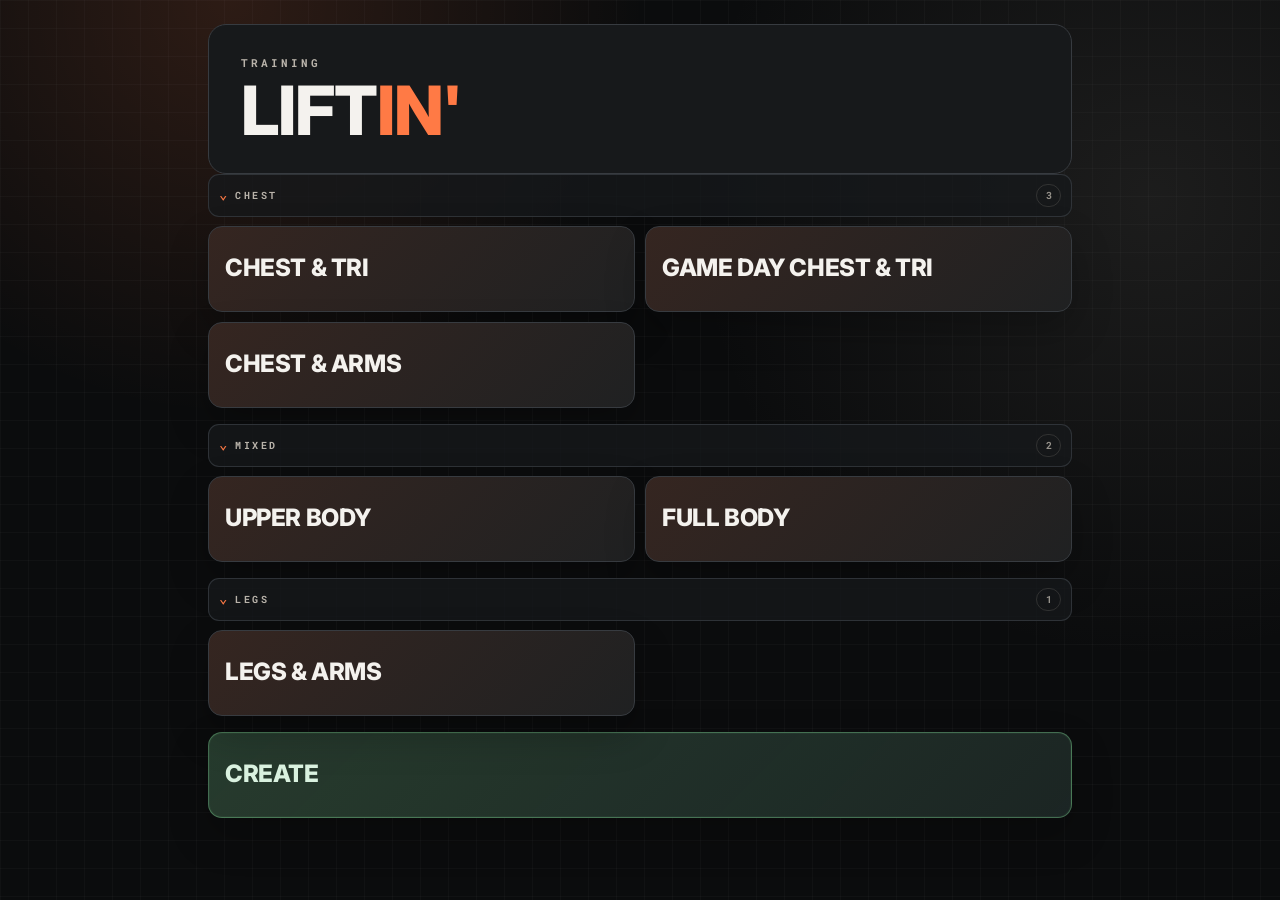
<file: index.html>
<!DOCTYPE html>
<html lang="en">
<head>
<meta charset="UTF-8">
<meta name="viewport" content="width=device-width, initial-scale=1.0, maximum-scale=1.0">
<title>Liftin'</title>
<meta name="theme-color" content="#ff7a45">
<meta name="apple-mobile-web-app-title" content="Liftin'">
<link rel="manifest" href="./manifest.json">
<link rel="icon" href="./assets/icons/favicon.png" type="image/png">
<link rel="apple-touch-icon" href="./assets/icons/apple-touch-icon.png">
<link href="https://fonts.googleapis.com/css2?family=Inter:wght@500;600;700;800&family=Roboto+Mono:wght@500;600&display=swap" rel="stylesheet">
<style>
  :root {
    --bg: #0b0c0d;
    --surface: #17191b;
    --raised: #232629;
    --line: #373b40;
    --accent: #ff7a45;
    --accent-2: #b9b3aa;
    --text: #f4f2ee;
    --muted: #96928b;
  }
  * { box-sizing: border-box; margin: 0; padding: 0; }
  body {
    background:
      linear-gradient(rgba(255, 255, 255, .025) 1px, transparent 1px),
      linear-gradient(90deg, rgba(255, 255, 255, .025) 1px, transparent 1px),
      radial-gradient(circle at 18% 0%, rgba(255, 122, 69, .14), transparent 30%),
      radial-gradient(circle at 90% 22%, rgba(120, 115, 108, .16), transparent 34%),
      var(--bg);
    background-size: 28px 28px, 28px 28px, auto, auto;
    color: var(--text);
    font-family: 'Inter', sans-serif;
    margin: 0 auto;
    max-width: 520px;
    min-height: 100vh;
    padding: 0 0 56px;
  }
  .hero {
    padding: 48px 22px 24px;
  }
  .eyebrow {
    color: var(--accent-2);
    font-family: 'Roboto Mono', monospace;
    font-size: 11px;
    font-weight: 700;
    letter-spacing: 3px;
    margin-bottom: 8px;
    text-transform: uppercase;
  }
  h1 {
    font-size: 46px;
    font-weight: 800;
    letter-spacing: -1px;
    line-height: .95;
    text-transform: uppercase;
  }
  h1 span { color: var(--accent); }
  .section-label {
    align-items: center;
    color: var(--muted);
    display: flex;
    font-family: 'Roboto Mono', monospace;
    font-size: 10px;
    font-weight: 700;
    gap: 10px;
    letter-spacing: 3px;
    margin: 22px 22px 9px;
    text-transform: uppercase;
  }
  .section-label::after {
    background: var(--line);
    content: '';
    flex: 1;
    height: 1px;
  }
  .home-section {
    display: grid;
    gap: 9px;
    margin: 0 18px 16px;
  }
  .standalone-workout {
    margin: 6px 18px 0;
  }
  .home-section-head {
    align-items: center;
    appearance: none;
    background: rgba(23, 25, 27, .78);
    border: 1px solid rgba(55, 59, 64, .78);
    border-radius: 11px;
    color: var(--muted);
    display: grid;
    font: inherit;
    gap: 8px;
    grid-template-columns: auto minmax(0, 1fr) auto;
    min-height: 42px;
    padding: 9px 10px;
    text-align: left;
    width: 100%;
    -webkit-tap-highlight-color: transparent;
  }
  .home-section-head:active {
    filter: brightness(1.12);
  }
  .home-section-head strong {
    color: var(--accent-2);
    font-family: 'Roboto Mono', monospace;
    font-size: 10px;
    font-weight: 700;
    letter-spacing: 2.4px;
    overflow: hidden;
    text-overflow: ellipsis;
    text-transform: uppercase;
    white-space: nowrap;
  }
  .section-chevron {
    color: var(--accent);
    font-family: 'Roboto Mono', monospace;
    font-size: 14px;
    font-weight: 800;
    line-height: 1;
    transform: translateY(-1px);
  }
  .section-count {
    border: 1px solid rgba(150, 146, 139, .22);
    border-radius: 999px;
    color: var(--muted);
    font-family: 'Roboto Mono', monospace;
    font-size: 10px;
    font-weight: 700;
    min-width: 25px;
    padding: 4px 7px;
    text-align: center;
  }
  .home-section.is-collapsed .workout-list {
    display: none;
  }
  .home-section.is-collapsed .section-chevron {
    transform: rotate(-90deg);
  }
  .workout-list {
    display: grid;
    gap: 10px;
  }
  .workout-card {
    align-items: center;
    background:
      linear-gradient(135deg, rgba(255, 122, 69, .13), rgba(130, 124, 114, .08)),
      var(--surface);
    border: 1px solid var(--line);
    border-radius: 14px;
    box-shadow: 0 18px 40px rgba(0, 0, 0, .24);
    color: var(--text);
    display: flex;
    gap: 14px;
    min-height: 86px;
    padding: 15px 16px;
    text-decoration: none;
    -webkit-tap-highlight-color: transparent;
  }
  .workout-card:active { filter: brightness(1.12); }
  .workout-card.custom-workout {
    background:
      linear-gradient(135deg, rgba(123, 207, 143, .18), rgba(90, 126, 138, .1)),
      #141b18;
    border-color: rgba(123, 207, 143, .42);
    box-shadow: 0 18px 40px rgba(0, 0, 0, .22), inset 0 0 0 1px rgba(123, 207, 143, .06);
  }
  .workout-card.custom-workout .workout-title {
    color: #d9f1df;
  }
  .workout-copy { flex: 1; min-width: 0; }
  .workout-title {
    font-size: 24px;
    font-weight: 800;
    letter-spacing: -.4px;
    line-height: 1.1;
    text-transform: uppercase;
    overflow-wrap: anywhere;
  }
  .workout-meta {
    color: var(--muted);
    font-family: 'Roboto Mono', monospace;
    font-size: 10px;
    font-weight: 700;
    letter-spacing: 1.6px;
    margin-top: 7px;
    text-transform: uppercase;
  }
  @media (min-width: 760px) {
    body {
      max-width: 920px;
      padding: 24px 28px 72px;
    }
    .hero {
      background: var(--surface);
      border: 1px solid var(--line);
      border-radius: 18px;
      padding: 30px 32px;
    }
    h1 { font-size: 68px; }
    .home-section {
      margin-left: 0;
      margin-right: 0;
    }
    .standalone-workout {
      margin-left: 0;
      margin-right: 0;
    }
    .workout-list {
      grid-template-columns: repeat(2, minmax(0, 1fr));
    }
    .section-label { margin-left: 0; margin-right: 0; }
  }
</style>
</head>
<body>
<header class="hero">
  <div class="eyebrow">Training</div>
  <h1>Lift<span>in&#39;</span></h1>
</header>

<main id="homeWorkoutSections" aria-label="Workouts"></main>
<script>
  const savedCustomWorkoutsKey = 'standalone-lift-saved-custom-workouts';
  const homeCollapsedKey = 'standalone-lift-home-collapsed-categories';
  const baseWorkoutSections = [
    {
      id: 'chest',
      title: 'Chest',
      workouts: [
        { title: 'Chest & Tri', href: './workouts/chest-tri.html' },
        { title: 'Game Day Chest & Tri', href: './workouts/game-day-chest-tri.html' },
        { title: 'Chest & Arms', href: './workouts/chest-arms.html' }
      ]
    },
    {
      id: 'mixed',
      title: 'Mixed',
      workouts: [
        { title: 'Upper Body', href: './workouts/upper-body.html' },
        { title: 'Full Body', href: './workouts/full-body.html' }
      ]
    },
    {
      id: 'legs',
      title: 'Legs',
      workouts: [
        { title: 'Legs & Arms', href: './workouts/legs-arms.html' }
      ]
    }
  ];

  function escapeHomeText(value) {
    return String(value).replace(/[&<>"']/g, character => ({
      '&': '&amp;',
      '<': '&lt;',
      '>': '&gt;',
      '"': '&quot;',
      "'": '&#39;'
    }[character]));
  }

  function categoryId(category) {
    return `category-${String(category).trim().toLowerCase().replace(/[^a-z0-9]+/g, '-') || 'custom'}`;
  }

  function inferredWorkoutCategory(title, fallback = '') {
    const text = `${title || ''} ${fallback || ''}`.toLowerCase();
    if (text.includes('chest')) return 'Chest';
    if (text.includes('back')) return 'Back';
    if (text.includes('leg')) return 'Legs';
    if (text.includes('shoulder')) return 'Shoulders';
    if (text.includes('core') || text.includes('ab')) return 'Core';
    if (text.includes('upper') || text.includes('full')) return 'Mixed';
    return fallback || 'Mixed';
  }

  function loadSavedCustomWorkouts() {
    try {
      const saved = JSON.parse(localStorage.getItem(savedCustomWorkoutsKey) || '[]');
      return Array.isArray(saved) ? saved.filter(workout => workout?.id && workout?.name && Array.isArray(workout.workout)) : [];
    } catch (error) {
      return [];
    }
  }

  function loadCollapsedSections() {
    try {
      const saved = JSON.parse(localStorage.getItem(homeCollapsedKey) || '[]');
      return new Set(Array.isArray(saved) ? saved : []);
    } catch (error) {
      return new Set();
    }
  }

  function saveCollapsedSections(collapsed) {
    localStorage.setItem(homeCollapsedKey, JSON.stringify([...collapsed]));
  }

  function renderHomeSections() {
    const customWorkouts = loadSavedCustomWorkouts();
    const sections = baseWorkoutSections.map(section => ({
      ...section,
      workouts: [...section.workouts]
    }));
    customWorkouts.forEach(workout => {
      const category = inferredWorkoutCategory(workout.name, workout.category);
      const id = categoryId(category);
      let section = sections.find(item => item.id === id || item.title.toLowerCase() === category.toLowerCase());
      if (!section) {
        section = { id, title: category, workouts: [] };
        sections.splice(Math.max(0, sections.length - 1), 0, section);
      }
      section.workouts.push({
        title: workout.name,
        href: `./workouts/custom.html?saved=${encodeURIComponent(workout.id)}`,
        meta: `${workout.workout.length} exercise${workout.workout.length === 1 ? '' : 's'}`
      });
    });

    const collapsed = loadCollapsedSections();
    const sectionRoot = document.getElementById('homeWorkoutSections');
    sectionRoot.innerHTML = sections.filter(section => section.workouts.length).map(section => {
      const isCollapsed = collapsed.has(section.id);
      return `
        <section class="home-section ${isCollapsed ? 'is-collapsed' : ''}" data-section="${escapeHomeText(section.id)}">
          <button type="button" class="home-section-head" aria-expanded="${isCollapsed ? 'false' : 'true'}">
            <span class="section-chevron">⌄</span>
            <strong>${escapeHomeText(section.title)}</strong>
            <span class="section-count">${section.workouts.length}</span>
          </button>
          <div class="workout-list">
            ${section.workouts.map(workout => `
              <a class="workout-card ${workout.custom ? 'custom-workout' : ''}" href="${escapeHomeText(workout.href)}">
                <div class="workout-copy">
                  <div class="workout-title">${escapeHomeText(workout.title)}</div>
                  ${workout.meta ? `<div class="workout-meta">${escapeHomeText(workout.meta)}</div>` : ''}
                </div>
              </a>
            `).join('')}
          </div>
        </section>
      `;
    }).join('') + `
      <a class="workout-card custom-workout standalone-workout" href="./workouts/custom.html">
        <div class="workout-copy">
          <div class="workout-title">Create</div>
        </div>
      </a>
    `;

    sectionRoot.querySelectorAll('.home-section-head').forEach(button => {
      button.addEventListener('click', () => {
        const section = button.closest('.home-section');
        const id = section.dataset.section;
        section.classList.toggle('is-collapsed');
        const isCollapsed = section.classList.contains('is-collapsed');
        button.setAttribute('aria-expanded', isCollapsed ? 'false' : 'true');
        if (isCollapsed) {
          collapsed.add(id);
        } else {
          collapsed.delete(id);
        }
        saveCollapsedSections(collapsed);
      });
    });
  }

  renderHomeSections();

  if ('serviceWorker' in navigator) {
    navigator.serviceWorker.register('./sw.js');
  }
</script>
</body>
</html>
</file>
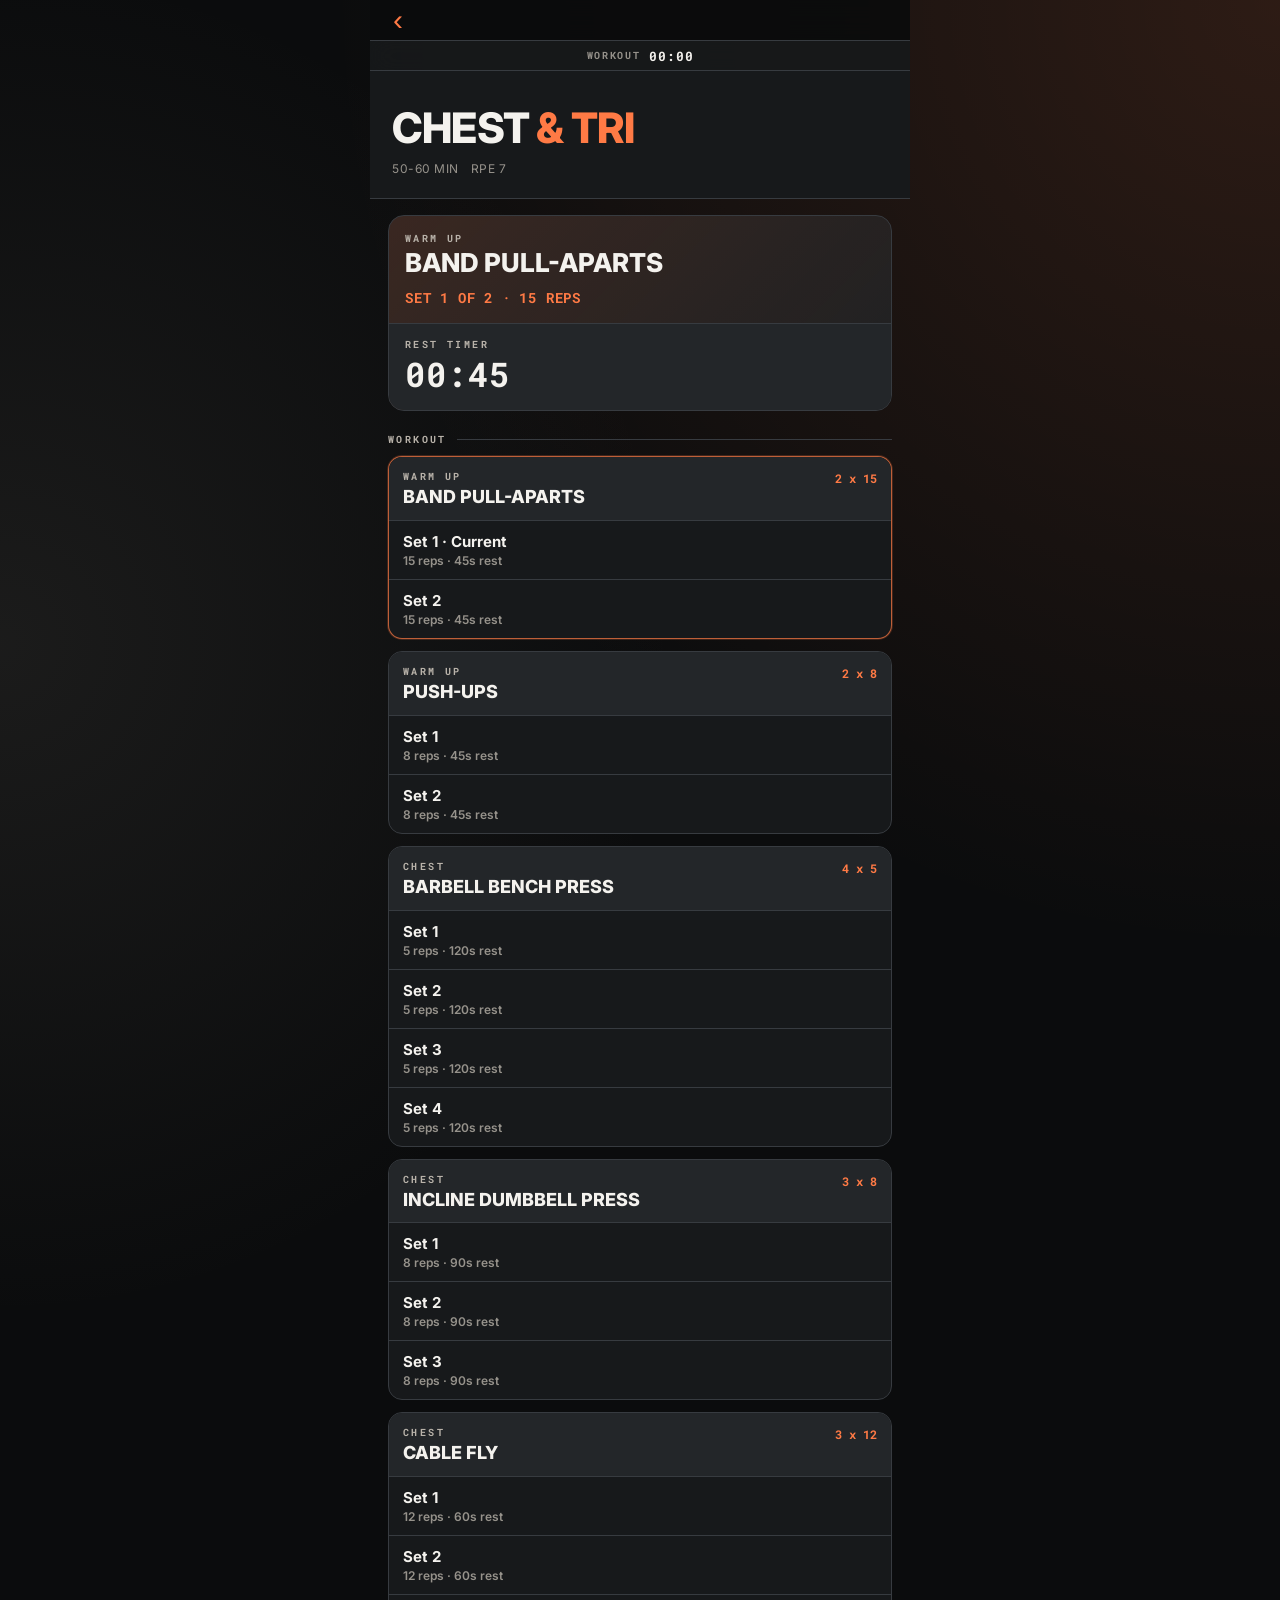
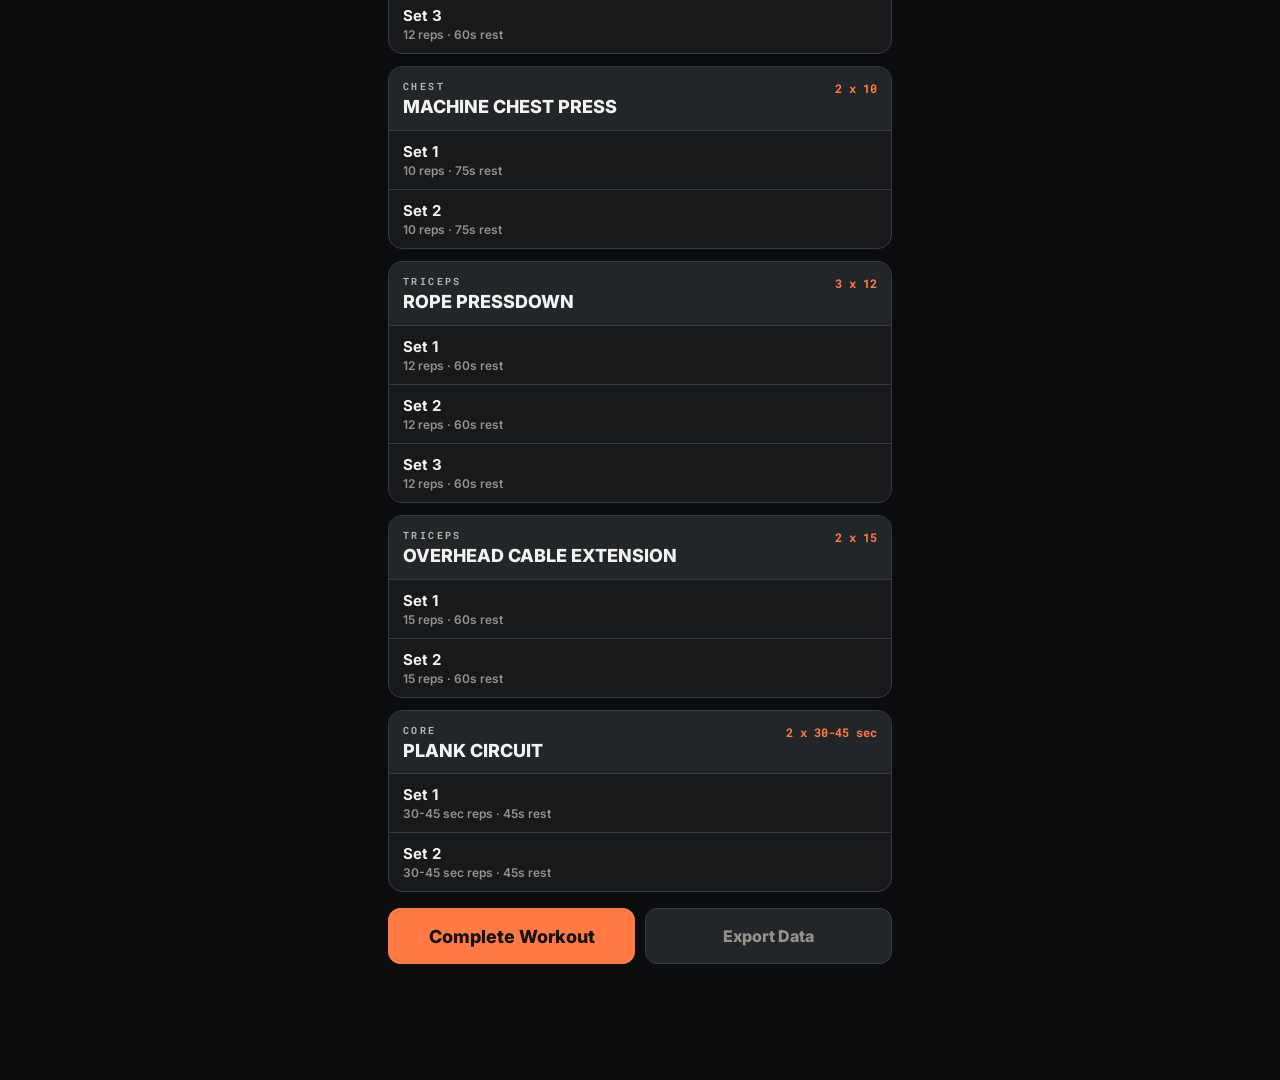
<file: chest-tri.html>
<!DOCTYPE html>
<html lang="en">
<head>
<meta charset="UTF-8">
<meta name="viewport" content="width=device-width, initial-scale=1.0, maximum-scale=1.0">
<title>Chest &amp; Tri</title>
<meta name="theme-color" content="#ff7a45">
<link rel="manifest" href="./manifest.json">
<link rel="icon" href="./icon.svg" type="image/svg+xml">
<link href="https://fonts.googleapis.com/css2?family=Inter:wght@500;600;700;800&family=Roboto+Mono:wght@500;600&display=swap" rel="stylesheet">
<link rel="stylesheet" href="./workout-app.css">
</head>
<body>
<div class="back-bar"><a href="./index.html" aria-label="Back to Lift">&#8249;</a></div>
<div class="workout-clock" aria-live="polite">
  <span>Workout</span>
  <strong id="workoutElapsed">00:00</strong>
</div>

<header class="hero">
  <h1>Chest <span>&amp; Tri</span></h1>
  <div class="meta">
    <span>50-60 min</span>
    <span>RPE 7</span>
  </div>
</header>

<section class="current" aria-live="polite">
  <div class="current-main">
    <div>
      <div class="current-label" id="currentLabel">Current</div>
      <div class="current-title" id="currentTitle">Ready</div>
    </div>
    <div class="current-dose" id="currentDose">Tap a set to begin</div>
  </div>
  <div class="timer">
    <div>
      <div class="current-label">Rest Timer</div>
      <div class="timer-time" id="timerTime">01:30</div>
    </div>
  </div>
</section>

<div class="section-label">Workout</div>
<main class="exercise-list" id="exerciseList"></main>

<div class="complete-panel">
  <div class="complete-actions">
    <button type="button" class="primary" id="completeWorkout">Complete Workout</button>
    <button type="button" class="ghost" id="exportWorkoutData">Export Data</button>
  </div>
  <div class="complete-editor is-hidden" id="completeEditor">
    <label>Workout Time</label>
    <div class="complete-edit-row">
      <label class="complete-time-field" for="durationHours">Hours
        <input id="durationHours" type="number" inputmode="numeric" min="0" step="1">
      </label>
      <label class="complete-time-field" for="durationMinutes">Minutes
        <input id="durationMinutes" type="number" inputmode="numeric" min="0" max="59" step="1">
      </label>
      <button type="button" class="primary" id="saveCompleteWorkout">Save</button>
      <button type="button" class="ghost" id="cancelCompleteEdit">Cancel</button>
    </div>
  </div>
  <div class="save-note" id="saveNote"></div>
</div>

<section class="focus-screen" id="focusScreen" aria-hidden="true">
  <div class="focus-top">
    <button type="button" class="focus-back" id="exitFocus" aria-label="Back to workout plan">&#8249;</button>
    <div class="focus-status">
      <div class="focus-progress" id="focusProgress">0 / 0 sets</div>
      <div class="focus-elapsed" id="focusElapsed">00:00</div>
    </div>
  </div>
  <div class="focus-card">
    <div class="focus-main">
      <div class="focus-group" id="focusGroup">Current</div>
      <div class="focus-title" id="focusTitle">Ready</div>
      <div class="focus-set" id="focusSet">Set 1</div>
      <div class="focus-options">
        <button type="button" class="backup-toggle is-hidden" id="focusBackup"></button>
        <button type="button" class="skip-toggle is-hidden" id="focusSkip">Skip Exercise</button>
        <button type="button" class="add-set-toggle is-hidden" id="focusAddSet">Add Set</button>
        <button type="button" class="switch-ender-toggle is-hidden" id="focusSwitchEnder"></button>
      </div>
    </div>
    <div class="focus-rest">
      <div class="focus-timer-panel">
        <div class="current-label">Rest Timer</div>
        <div class="focus-time" id="focusTimerTime">00:45</div>
      </div>
      <div class="focus-inputs" id="focusInputs">
        <div class="focus-field">
          <label for="actualReps">Reps</label>
          <input id="actualReps" type="number" inputmode="numeric" min="0" placeholder="Reps">
        </div>
        <div class="focus-field weight-field" id="weightField">
          <label for="actualWeight">Weight</label>
          <input id="actualWeight" type="number" inputmode="decimal" min="0" step="0.5" placeholder="Lbs">
        </div>
      </div>
      <div class="focus-buttons">
        <button type="button" class="ghost focus-next is-hidden" id="focusNext">Next</button>
        <button type="button" class="primary focus-log" id="focusLogSet">Log Set</button>
      </div>
    </div>
  </div>
</section>

<script>
  window.liftWorkoutConfig = {
  "title": "Chest & Tri",
  "stateKey": "standalone-lift-chest-tri-state",
  "historyKey": "standalone-lift-chest-tri-history",
  "source": "Lift Log - Chest & Tri",
  "exportPrefix": "lift-chest-tri",
  "workout": [
    {
      "group": "Warm Up",
      "name": "Band pull-aparts",
      "sets": 2,
      "reps": "15",
      "rest": 45,
      "track": "none"
    },
    {
      "group": "Warm Up",
      "name": "Push-ups",
      "sets": 2,
      "reps": "8",
      "rest": 45,
      "track": "none"
    },
    {
      "group": "Chest",
      "name": "Barbell bench press",
      "sets": 4,
      "reps": "5",
      "rest": 120,
      "track": "weight"
    },
    {
      "group": "Chest",
      "name": "Incline dumbbell press",
      "sets": 3,
      "reps": "8",
      "rest": 90,
      "track": "weight"
    },
    {
      "group": "Chest",
      "name": "Cable fly",
      "sets": 3,
      "reps": "12",
      "rest": 60,
      "track": "weight"
    },
    {
      "group": "Chest",
      "name": "Machine chest press",
      "sets": 2,
      "reps": "10",
      "rest": 75,
      "track": "weight"
    },
    {
      "group": "Triceps",
      "name": "Rope pressdown",
      "sets": 3,
      "reps": "12",
      "rest": 60,
      "track": "weight"
    },
    {
      "group": "Triceps",
      "name": "Overhead cable extension",
      "sets": 2,
      "reps": "15",
      "rest": 60,
      "track": "weight"
    },
    {
      "group": "Finisher",
      "name": "Dynamic Ender",
      "sets": 1,
      "reps": "10 min",
      "rest": 0,
      "track": "none",
      "dynamicFinisher": true
    }
  ]
};
</script>
<script src="./workout-app.js"></script>
<script>
  if ('serviceWorker' in navigator) {
    navigator.serviceWorker.register('./sw.js');
  }
</script>
</body>
</html>
</file>
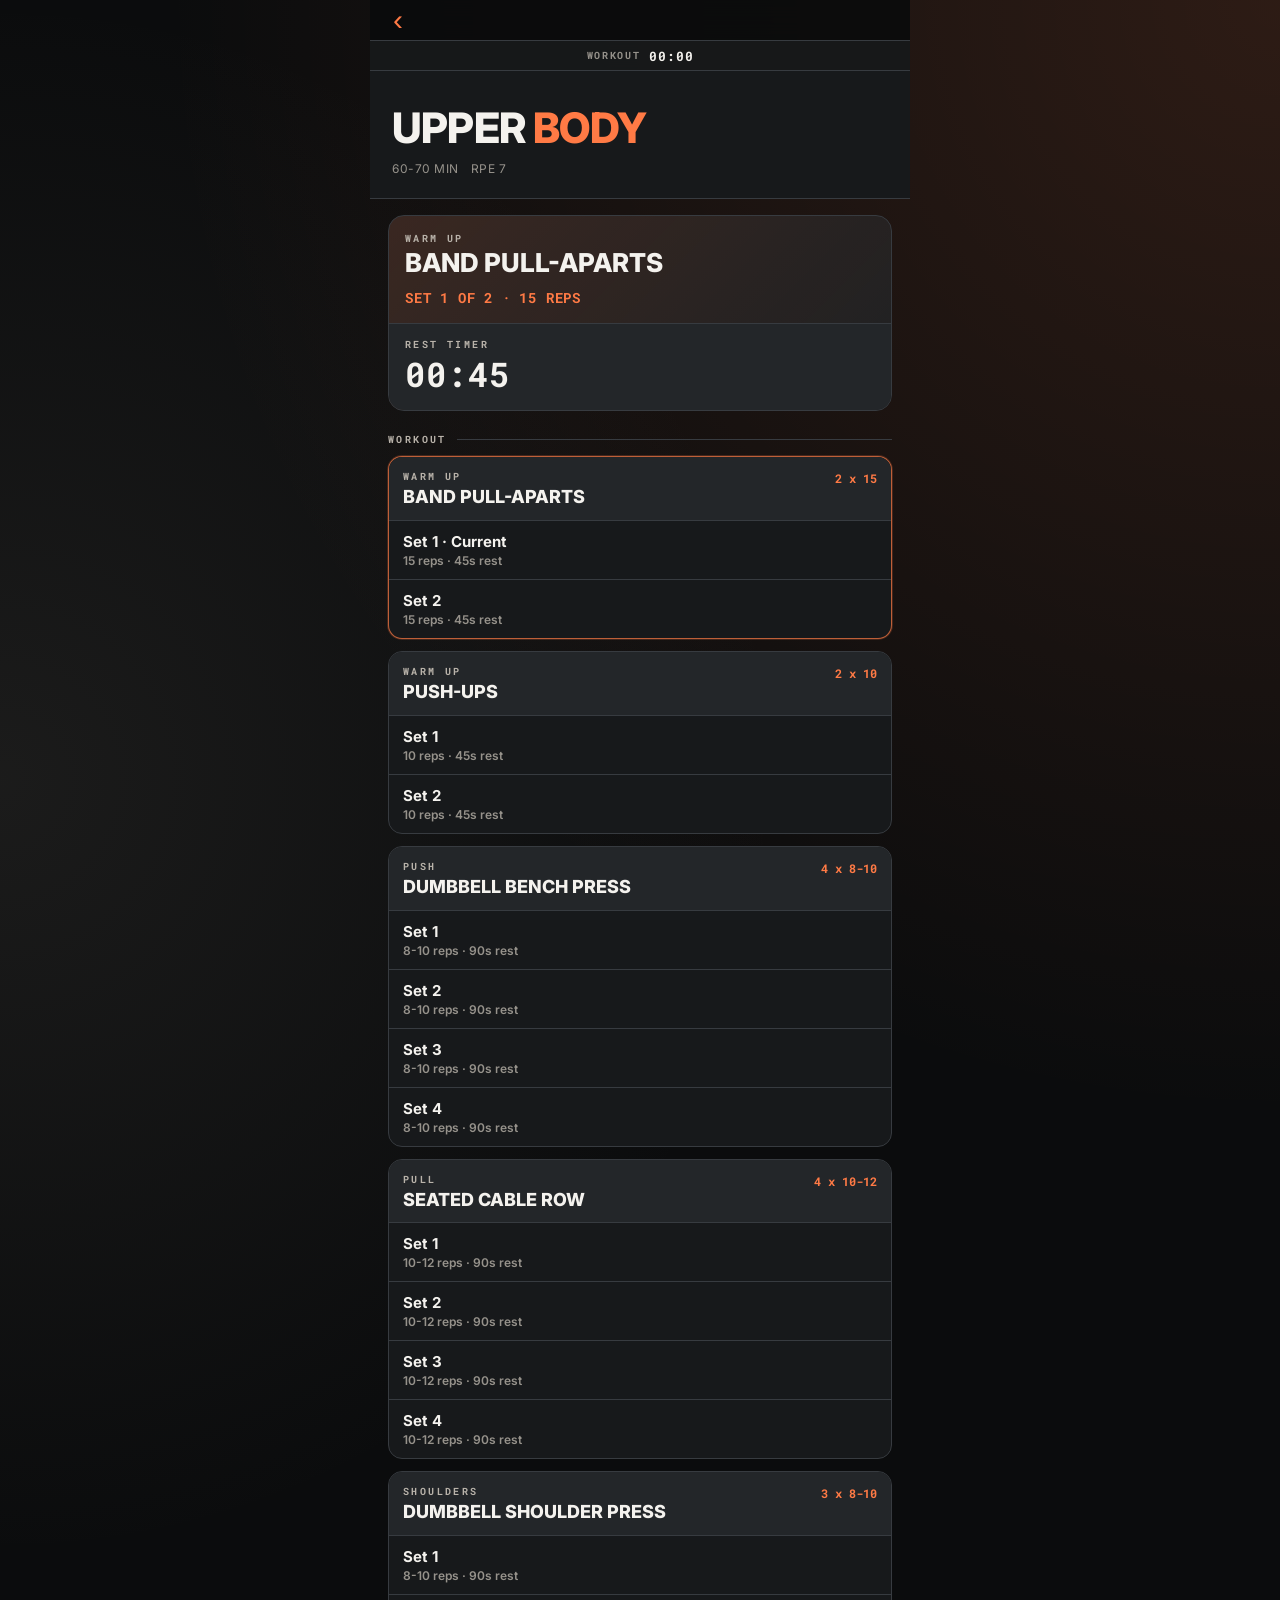
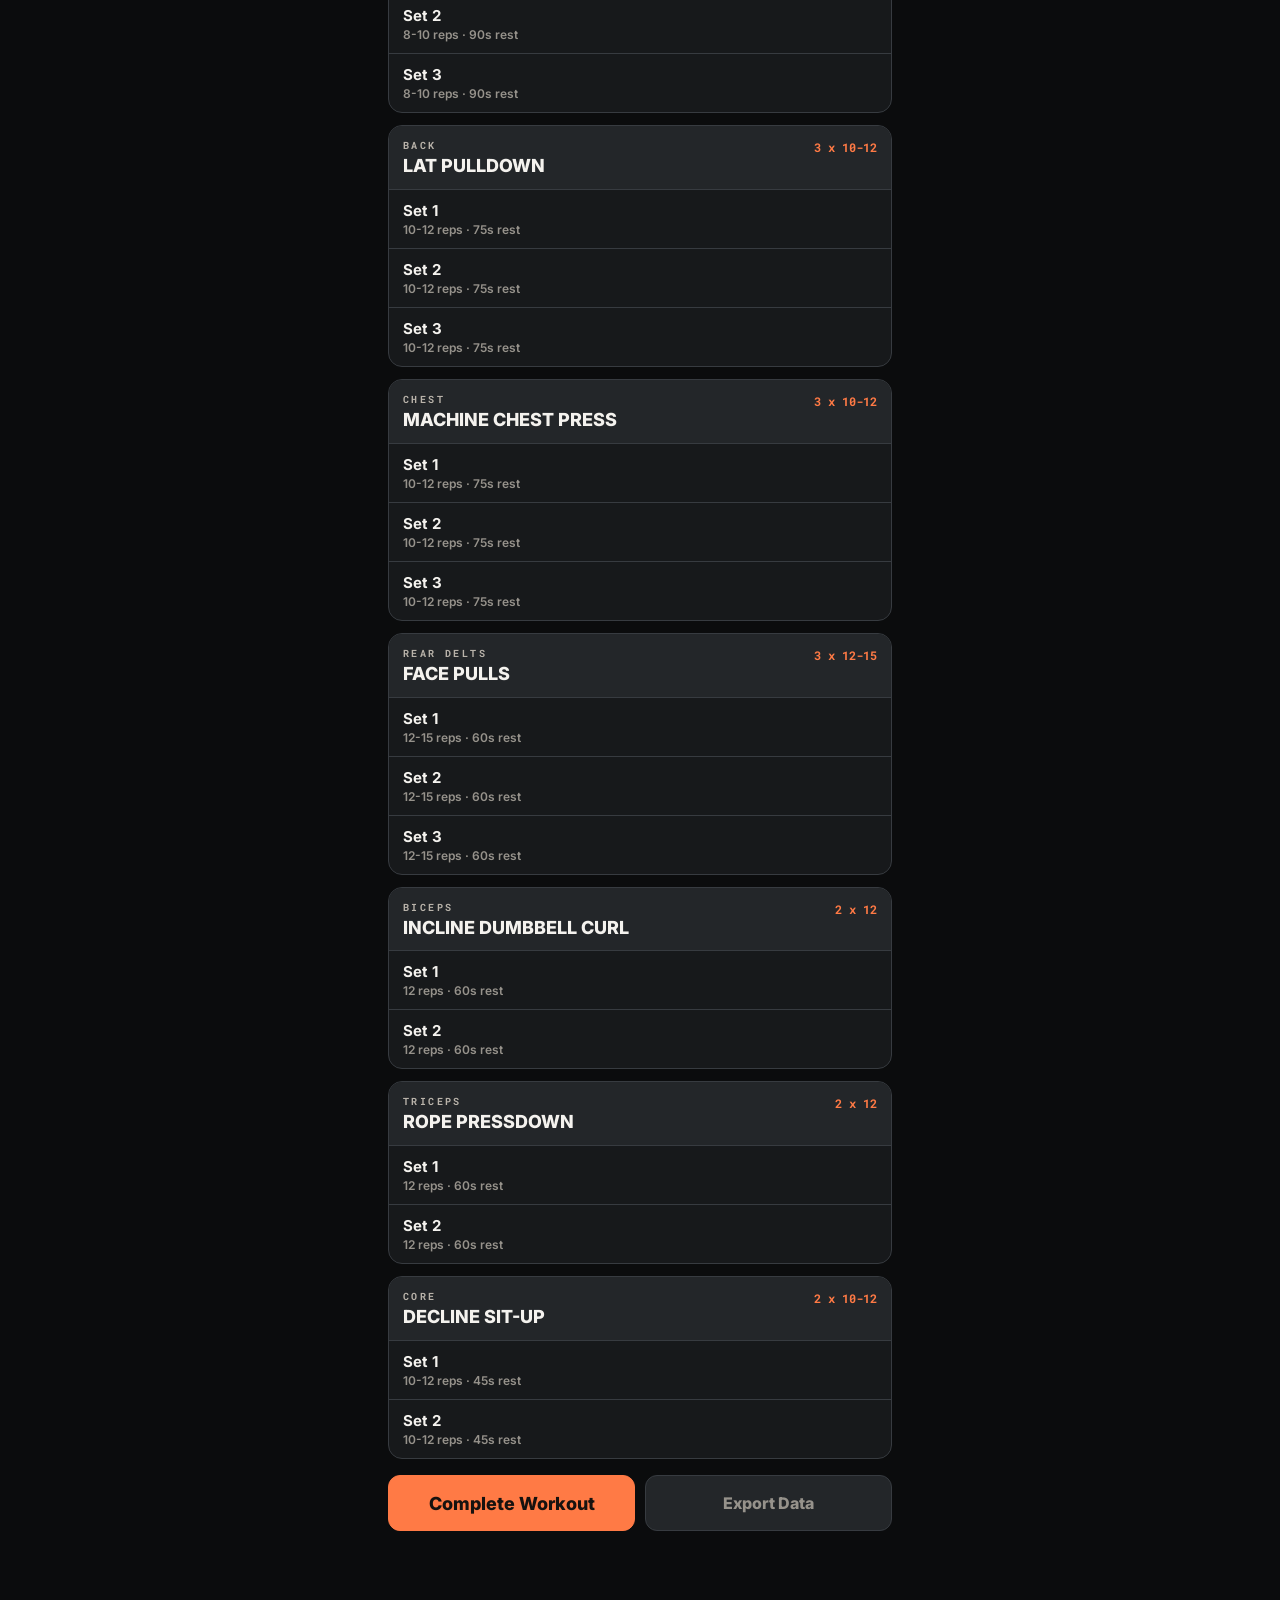
<file: upper-body-today.html>
<!DOCTYPE html>
<html lang="en">
<head>
<meta charset="UTF-8">
<meta name="viewport" content="width=device-width, initial-scale=1.0, maximum-scale=1.0">
<title>Upper Body Today</title>
<meta name="theme-color" content="#ff7a45">
<link rel="manifest" href="./manifest.json">
<link rel="icon" href="./icon.svg" type="image/svg+xml">
<link href="https://fonts.googleapis.com/css2?family=Inter:wght@500;600;700;800&family=Roboto+Mono:wght@500;600&display=swap" rel="stylesheet">
<link rel="stylesheet" href="./workout-app.css">
</head>
<body>
<div class="back-bar"><a href="./index.html" aria-label="Back to Lift">&#8249;</a></div>
<div class="workout-clock" aria-live="polite">
  <span>Workout</span>
  <strong id="workoutElapsed">00:00</strong>
</div>

<header class="hero">
  <h1>Upper <span>Body</span></h1>
  <div class="meta">
    <span>60-70 min</span>
    <span>RPE 7</span>
  </div>
</header>

<section class="current" aria-live="polite">
  <div class="current-main">
    <div>
      <div class="current-label" id="currentLabel">Current</div>
      <div class="current-title" id="currentTitle">Ready</div>
    </div>
    <div class="current-dose" id="currentDose">Tap a set to begin</div>
  </div>
  <div class="timer">
    <div>
      <div class="current-label">Rest Timer</div>
      <div class="timer-time" id="timerTime">01:30</div>
    </div>
  </div>
</section>

<div class="section-label">Workout</div>
<main class="exercise-list" id="exerciseList"></main>

<div class="complete-panel">
  <div class="complete-actions">
    <button type="button" class="primary" id="completeWorkout">Complete Workout</button>
    <button type="button" class="ghost" id="exportWorkoutData">Export Data</button>
  </div>
  <div class="complete-editor is-hidden" id="completeEditor">
    <label>Workout Time</label>
    <div class="complete-edit-row">
      <label class="complete-time-field" for="durationHours">Hours
        <input id="durationHours" type="number" inputmode="numeric" min="0" step="1">
      </label>
      <label class="complete-time-field" for="durationMinutes">Minutes
        <input id="durationMinutes" type="number" inputmode="numeric" min="0" max="59" step="1">
      </label>
      <button type="button" class="primary" id="saveCompleteWorkout">Save</button>
      <button type="button" class="ghost" id="cancelCompleteEdit">Cancel</button>
    </div>
  </div>
  <div class="save-note" id="saveNote"></div>
</div>

<section class="focus-screen" id="focusScreen" aria-hidden="true">
  <div class="focus-top">
    <button type="button" class="focus-back" id="exitFocus" aria-label="Back to workout plan">&#8249;</button>
    <div class="focus-status">
      <div class="focus-progress" id="focusProgress">0 / 0 sets</div>
      <div class="focus-elapsed" id="focusElapsed">00:00</div>
    </div>
  </div>
  <div class="focus-card">
    <div class="focus-main">
      <div class="focus-group" id="focusGroup">Current</div>
      <div class="focus-title" id="focusTitle">Ready</div>
      <div class="focus-set" id="focusSet">Set 1</div>
      <div class="focus-options">
        <button type="button" class="backup-toggle is-hidden" id="focusBackup"></button>
        <button type="button" class="skip-toggle is-hidden" id="focusSkip">Skip Exercise</button>
        <button type="button" class="add-set-toggle is-hidden" id="focusAddSet">Add Set</button>
        <button type="button" class="switch-ender-toggle is-hidden" id="focusSwitchEnder"></button>
      </div>
    </div>
    <div class="focus-rest">
      <div class="focus-timer-panel">
        <div class="current-label">Rest Timer</div>
        <div class="focus-time" id="focusTimerTime">00:45</div>
      </div>
      <div class="focus-inputs" id="focusInputs">
        <div class="focus-field">
          <label for="actualReps">Reps</label>
          <input id="actualReps" type="number" inputmode="numeric" min="0" placeholder="Reps">
        </div>
        <div class="focus-field weight-field" id="weightField">
          <label for="actualWeight">Weight</label>
          <input id="actualWeight" type="number" inputmode="decimal" min="0" step="0.5" placeholder="Lbs">
        </div>
      </div>
      <div class="focus-buttons">
        <button type="button" class="ghost focus-next is-hidden" id="focusNext">Next</button>
        <button type="button" class="primary focus-log" id="focusLogSet">Log Set</button>
      </div>
    </div>
  </div>
</section>

<script>
  window.liftWorkoutConfig = {
  "title": "Upper Body Today",
  "stateKey": "standalone-lift-upper-body-state",
  "historyKey": "standalone-lift-workout-history",
  "source": "Lift Log",
  "exportPrefix": "lift-workouts",
  "workout": [
    {
      "group": "Warm Up",
      "name": "Band pull-aparts",
      "sets": 2,
      "reps": "15",
      "rest": 45,
      "track": "none"
    },
    {
      "group": "Warm Up",
      "name": "Push-ups",
      "sets": 2,
      "reps": "10",
      "rest": 45,
      "track": "none"
    },
    {
      "group": "Push",
      "name": "Dumbbell bench press",
      "sets": 4,
      "reps": "8-10",
      "rest": 90,
      "track": "weight"
    },
    {
      "group": "Pull",
      "name": "Seated cable row",
      "sets": 4,
      "reps": "10-12",
      "rest": 90,
      "track": "weight"
    },
    {
      "group": "Shoulders",
      "name": "Dumbbell shoulder press",
      "sets": 3,
      "reps": "8-10",
      "rest": 90,
      "track": "weight"
    },
    {
      "group": "Back",
      "name": "Lat pulldown",
      "sets": 3,
      "reps": "10-12",
      "rest": 75,
      "track": "weight"
    },
    {
      "group": "Chest",
      "name": "Machine chest press",
      "sets": 3,
      "reps": "10-12",
      "rest": 75,
      "track": "weight"
    },
    {
      "group": "Rear Delts",
      "name": "Face pulls",
      "sets": 3,
      "reps": "12-15",
      "rest": 60,
      "track": "weight"
    },
    {
      "group": "Biceps",
      "name": "Incline dumbbell curl",
      "sets": 2,
      "reps": "12",
      "rest": 60,
      "track": "weight"
    },
    {
      "group": "Triceps",
      "name": "Rope pressdown",
      "sets": 2,
      "reps": "12",
      "rest": 60,
      "track": "weight"
    },
    {
      "group": "Finisher",
      "name": "Dynamic Ender",
      "sets": 1,
      "reps": "10 min",
      "rest": 0,
      "track": "none",
      "dynamicFinisher": true
    }
  ]
};
</script>
<script src="./workout-app.js"></script>
<script>
  if ('serviceWorker' in navigator) {
    navigator.serviceWorker.register('./sw.js');
  }
</script>
</body>
</html>
</file>
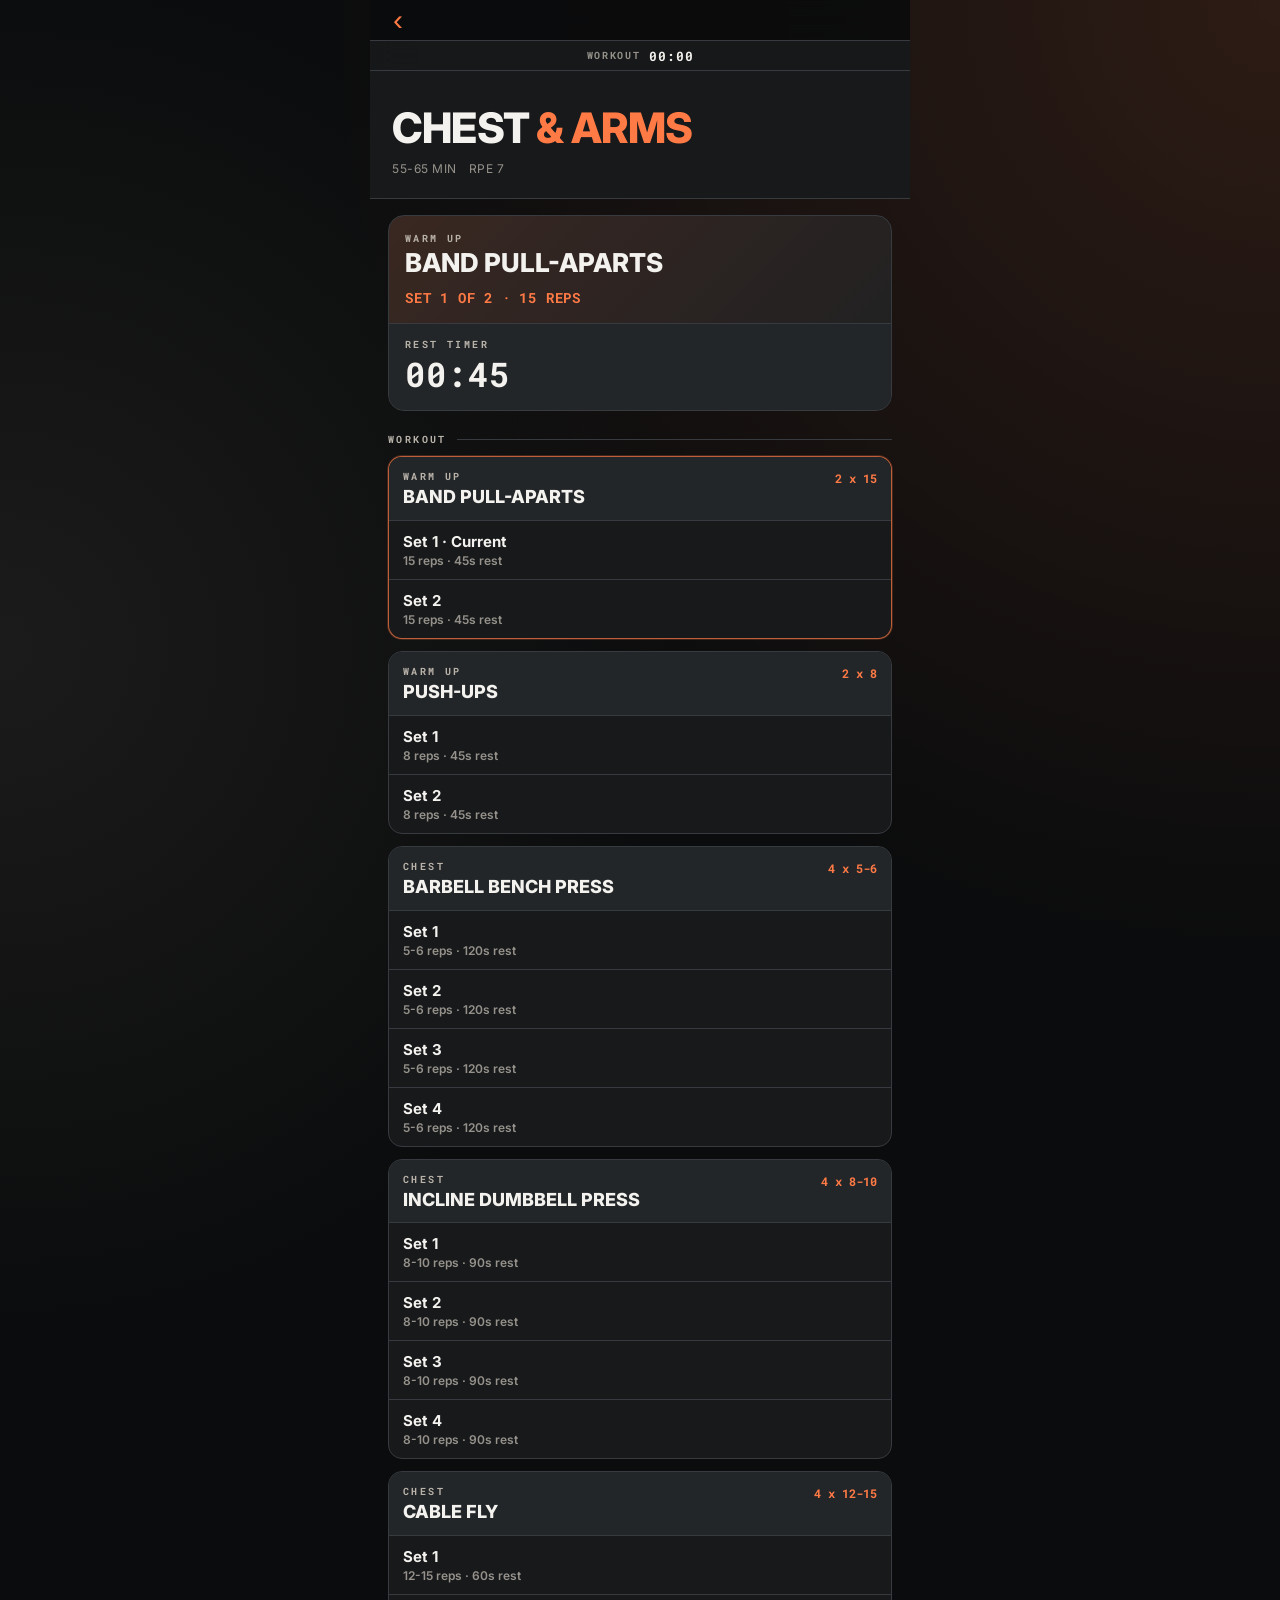
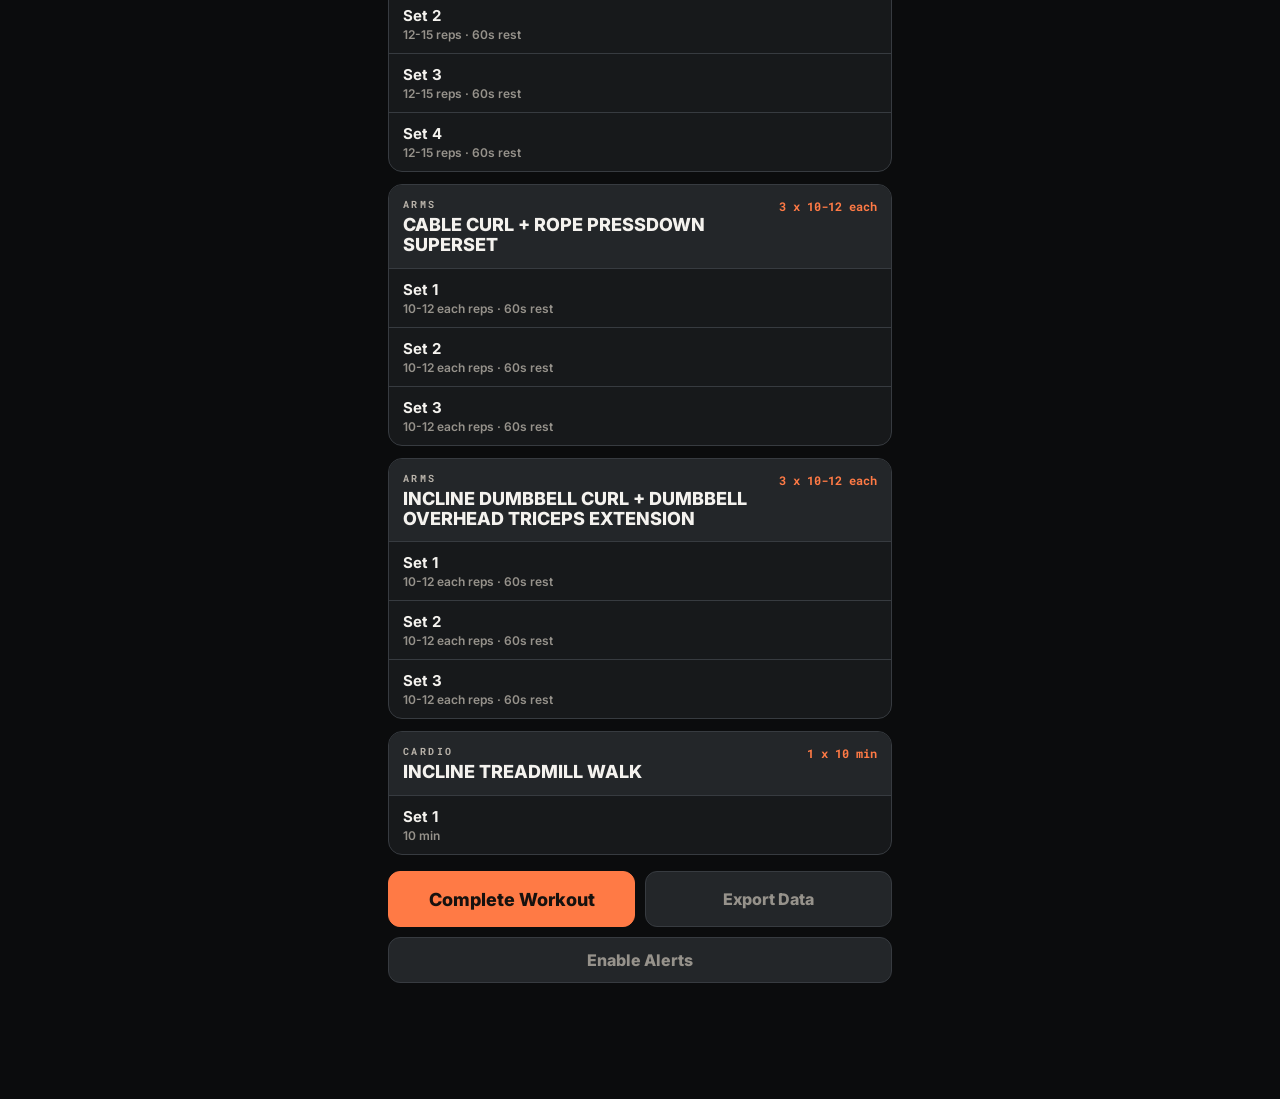
<file: workouts/chest-arms.html>
<!DOCTYPE html>
<html lang="en">
<head>
<meta charset="UTF-8">
<meta name="viewport" content="width=device-width, initial-scale=1.0, maximum-scale=1.0">
<title>Chest &amp; Arms</title>
<meta name="theme-color" content="#ff7a45">
<meta name="apple-mobile-web-app-title" content="Liftin'">
<link rel="manifest" href="../manifest.json">
<link rel="icon" href="../assets/icons/favicon.png" type="image/png">
<link rel="apple-touch-icon" href="../assets/icons/apple-touch-icon.png">
<link href="https://fonts.googleapis.com/css2?family=Inter:wght@500;600;700;800&family=Roboto+Mono:wght@500;600&display=swap" rel="stylesheet">
<link rel="stylesheet" href="../assets/css/workout-app.css">
</head>
<body>
<div class="back-bar"><a href="../index.html" aria-label="Back to Lift">&#8249;</a></div>
<div class="workout-clock" aria-live="polite">
  <span>Workout</span>
  <strong id="workoutElapsed">00:00</strong>
</div>

<header class="hero">
  <h1>Chest <span>&amp; Arms</span></h1>
  <div class="meta">
    <span>55-65 min</span>
    <span>RPE 7</span>
  </div>
</header>

<section class="current" aria-live="polite">
  <div class="current-main">
    <div>
      <div class="current-label" id="currentLabel">Current</div>
      <div class="current-title" id="currentTitle">Ready</div>
    </div>
    <div class="current-dose" id="currentDose">Tap a set to begin</div>
  </div>
  <div class="timer">
    <div>
      <div class="current-label">Rest Timer</div>
      <div class="timer-time" id="timerTime">01:30</div>
    </div>
  </div>
</section>

<div class="section-label">Workout</div>
<main class="exercise-list" id="exerciseList"></main>

<div class="complete-panel">
  <div class="complete-actions">
    <button type="button" class="primary" id="completeWorkout">Complete Workout</button>
    <button type="button" class="ghost" id="exportWorkoutData">Export Data</button>
  </div>
  <div class="complete-editor is-hidden" id="completeEditor">
    <label>Workout Time</label>
    <div class="complete-edit-row">
      <label class="complete-time-field" for="durationHours">Hours
        <input id="durationHours" type="number" inputmode="numeric" min="0" step="1">
      </label>
      <label class="complete-time-field" for="durationMinutes">Minutes
        <input id="durationMinutes" type="number" inputmode="numeric" min="0" max="59" step="1">
      </label>
      <button type="button" class="primary" id="saveCompleteWorkout">Save</button>
      <button type="button" class="ghost" id="cancelCompleteEdit">Cancel</button>
    </div>
  </div>
  <div class="save-note" id="saveNote"></div>
</div>

<section class="focus-screen" id="focusScreen" aria-hidden="true">
  <div class="focus-top">
    <button type="button" class="focus-back" id="exitFocus" aria-label="Back to workout plan">&#8249;</button>
    <div class="focus-status">
      <div class="focus-progress" id="focusProgress">0 / 0 sets</div>
      <div class="focus-elapsed" id="focusElapsed">00:00</div>
    </div>
  </div>
  <div class="focus-card">
    <div class="focus-main">
      <div class="focus-group" id="focusGroup">Current</div>
      <div class="focus-title" id="focusTitle">Ready</div>
      <div class="focus-set" id="focusSet">Set 1</div>
      <div class="focus-options">
        <button type="button" class="backup-toggle is-hidden" id="focusBackup"></button>
        <button type="button" class="skip-toggle is-hidden" id="focusSkip">Skip Exercise</button>
        <button type="button" class="add-set-toggle is-hidden" id="focusAddSet">Add Set</button>
        <button type="button" class="switch-ender-toggle is-hidden" id="focusSwitchEnder"></button>
      </div>
    </div>
    <div class="focus-rest">
      <div class="focus-timer-panel">
        <div class="current-label">Rest Timer</div>
        <div class="focus-time" id="focusTimerTime">00:45</div>
      </div>
      <div class="focus-inputs" id="focusInputs">
        <div class="focus-field">
          <label for="actualReps">Reps</label>
          <input id="actualReps" type="number" inputmode="numeric" min="0" placeholder="Reps">
        </div>
        <div class="focus-field weight-field" id="weightField">
          <label for="actualWeight">Weight</label>
          <input id="actualWeight" type="number" inputmode="decimal" min="0" step="0.5" placeholder="Lbs">
        </div>
      </div>
      <div class="focus-buttons">
        <button type="button" class="ghost focus-next is-hidden" id="focusNext">Next</button>
        <button type="button" class="primary focus-log" id="focusLogSet">Log Set</button>
      </div>
    </div>
  </div>
</section>

<script>
  window.liftWorkoutConfig = {
  "title": "Chest & Arms",
  "stateKey": "standalone-lift-chest-arms-state",
  "historyKey": "standalone-lift-chest-arms-history",
  "source": "Lift Log - Chest & Arms",
  "exportPrefix": "lift-chest-arms",
  "workout": [
    {
      "group": "Warm Up",
      "name": "Dynamic Warmup",
      "sets": 2,
      "reps": "Prep",
      "rest": 45,
      "track": "none",
      "dynamicWarmup": true,
      "warmupCategory": "push",
      "warmupSlot": "opener"
    },
    {
      "group": "Warm Up",
      "name": "Dynamic Warmup",
      "sets": 2,
      "reps": "Prep",
      "rest": 45,
      "track": "none",
      "dynamicWarmup": true,
      "warmupCategory": "push",
      "warmupSlot": "pattern"
    },
    {
      "group": "Chest",
      "name": "Barbell bench press",
      "sets": 4,
      "reps": "5-6",
      "rest": 120,
      "track": "weight"
    },
    {
      "group": "Chest",
      "name": "Incline dumbbell press",
      "sets": 4,
      "reps": "8-10",
      "rest": 90,
      "track": "weight"
    },
    {
      "group": "Chest",
      "name": "Cable fly",
      "sets": 4,
      "reps": "12-15",
      "rest": 60,
      "track": "weight"
    },
    {
      "group": "Arms",
      "name": "Cable curl + rope pressdown superset",
      "sets": 3,
      "reps": "10-12 each",
      "rest": 60,
      "track": "none"
    },
    {
      "group": "Arms",
      "name": "Incline dumbbell curl + dumbbell overhead triceps extension",
      "sets": 3,
      "reps": "10-12 each",
      "rest": 60,
      "track": "none"
    },
    {
      "group": "Finisher",
      "name": "Dynamic Ender",
      "sets": 2,
      "reps": "10 min",
      "rest": 0,
      "track": "none",
      "dynamicFinisher": true
    }
  ]
};
</script>
<script src="../assets/js/workout-app.js?v=30"></script>
<script>
  if ('serviceWorker' in navigator) {
    navigator.serviceWorker.register('../sw.js');
  }
</script>
</body>
</html>
</file>
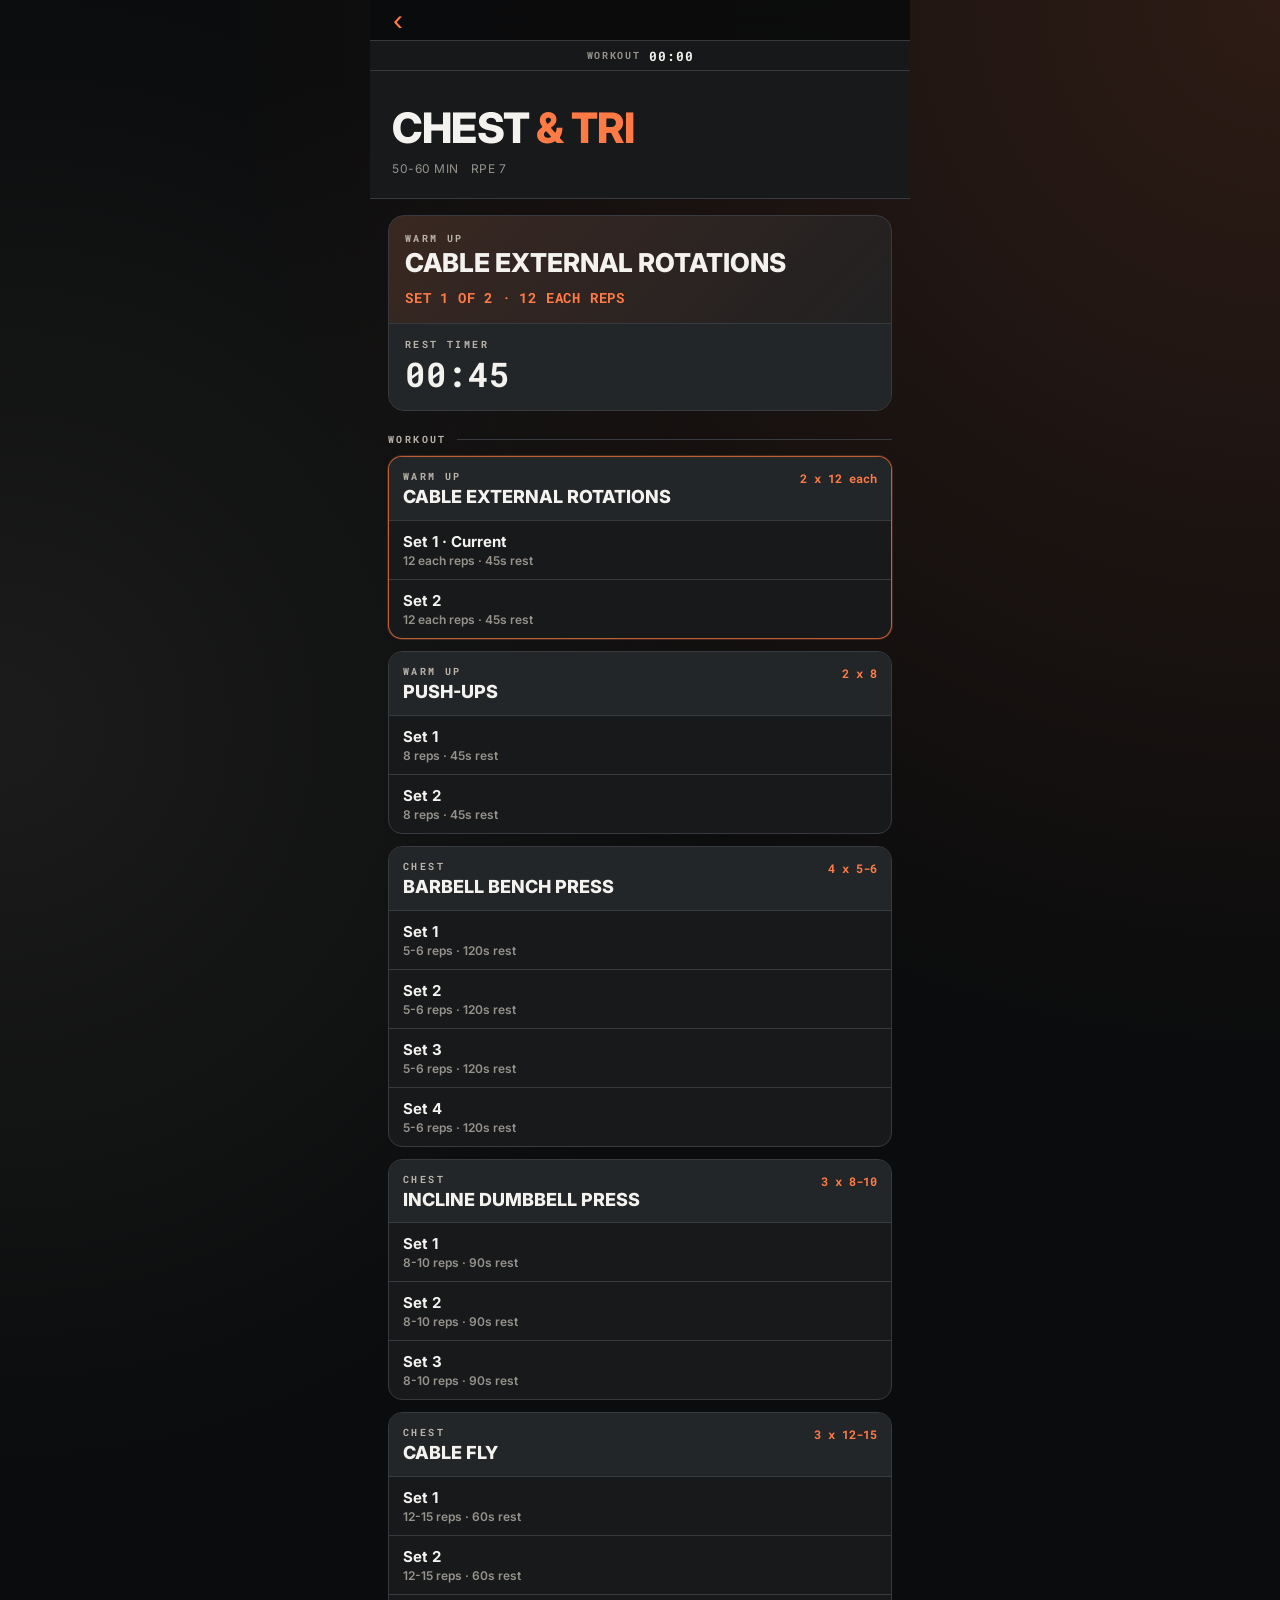
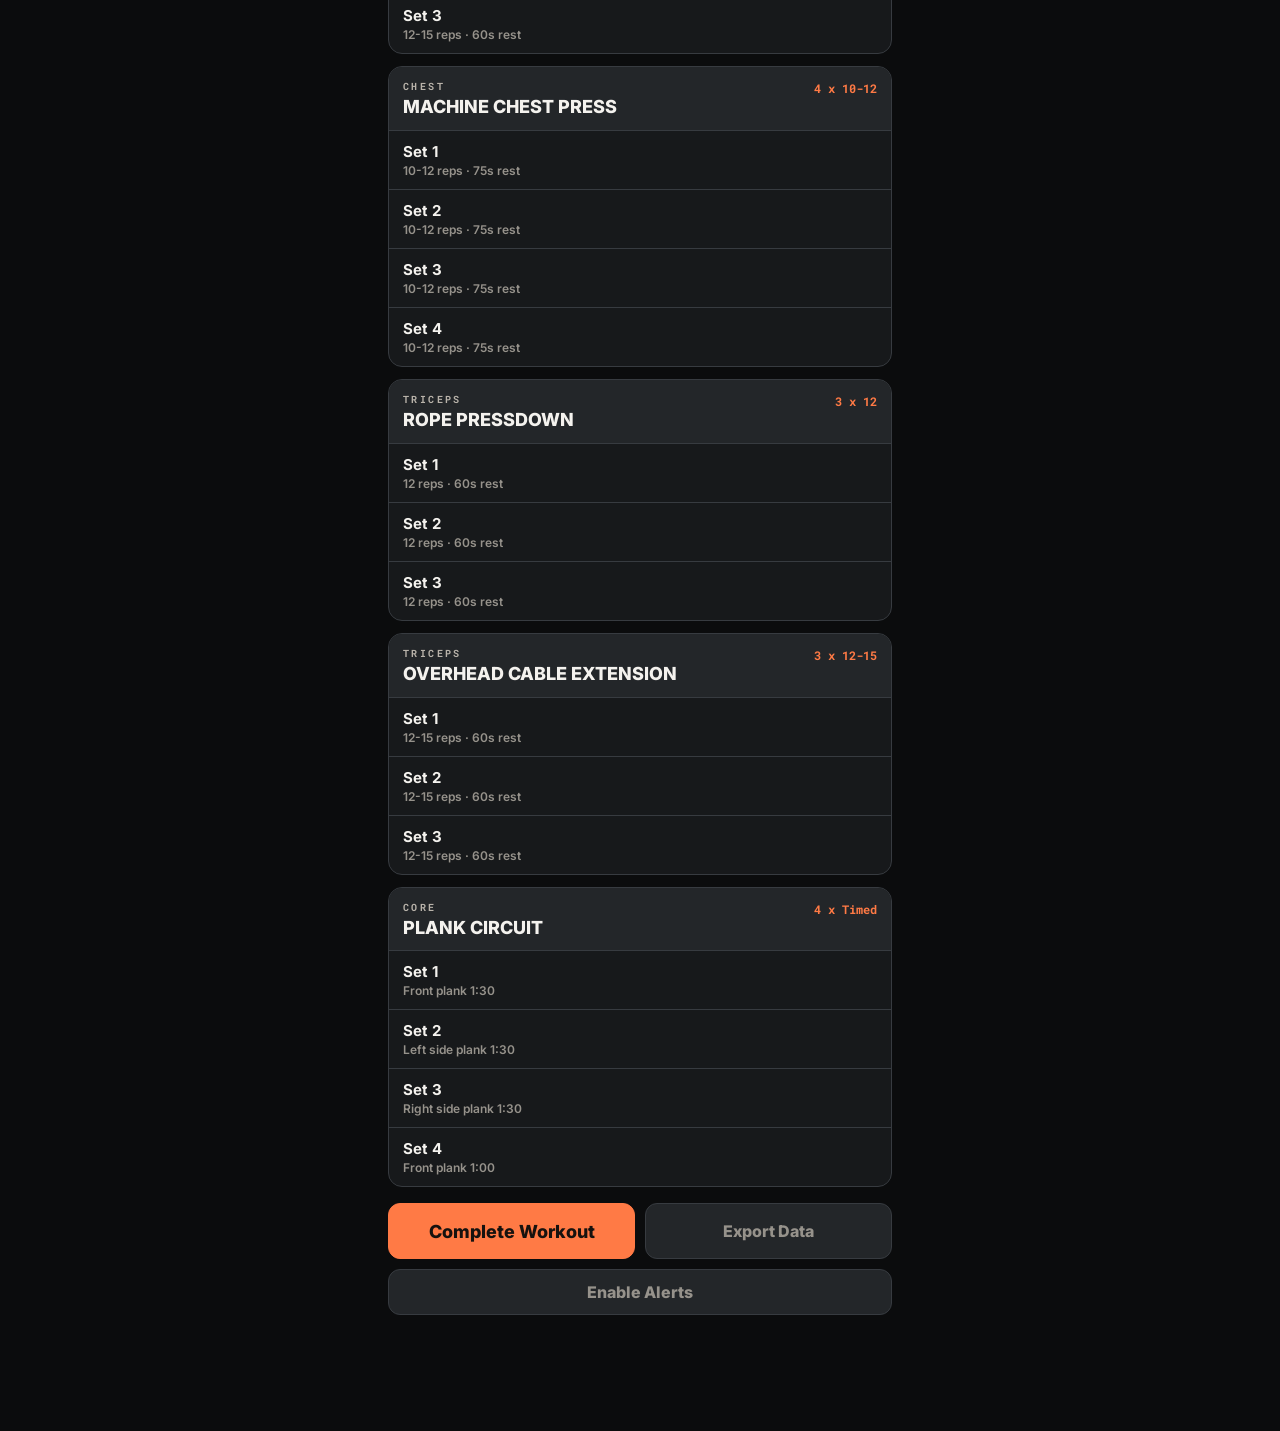
<file: workouts/chest-tri.html>
<!DOCTYPE html>
<html lang="en">
<head>
<meta charset="UTF-8">
<meta name="viewport" content="width=device-width, initial-scale=1.0, maximum-scale=1.0">
<title>Chest &amp; Tri</title>
<meta name="theme-color" content="#ff7a45">
<meta name="apple-mobile-web-app-title" content="Liftin'">
<link rel="manifest" href="../manifest.json">
<link rel="icon" href="../assets/icons/favicon.png" type="image/png">
<link rel="apple-touch-icon" href="../assets/icons/apple-touch-icon.png">
<link href="https://fonts.googleapis.com/css2?family=Inter:wght@500;600;700;800&family=Roboto+Mono:wght@500;600&display=swap" rel="stylesheet">
<link rel="stylesheet" href="../assets/css/workout-app.css">
</head>
<body>
<div class="back-bar"><a href="../index.html" aria-label="Back to Lift">&#8249;</a></div>
<div class="workout-clock" aria-live="polite">
  <span>Workout</span>
  <strong id="workoutElapsed">00:00</strong>
</div>

<header class="hero">
  <h1>Chest <span>&amp; Tri</span></h1>
  <div class="meta">
    <span>50-60 min</span>
    <span>RPE 7</span>
  </div>
</header>

<section class="current" aria-live="polite">
  <div class="current-main">
    <div>
      <div class="current-label" id="currentLabel">Current</div>
      <div class="current-title" id="currentTitle">Ready</div>
    </div>
    <div class="current-dose" id="currentDose">Tap a set to begin</div>
  </div>
  <div class="timer">
    <div>
      <div class="current-label">Rest Timer</div>
      <div class="timer-time" id="timerTime">01:30</div>
    </div>
  </div>
</section>

<div class="section-label">Workout</div>
<main class="exercise-list" id="exerciseList"></main>

<div class="complete-panel">
  <div class="complete-actions">
    <button type="button" class="primary" id="completeWorkout">Complete Workout</button>
    <button type="button" class="ghost" id="exportWorkoutData">Export Data</button>
  </div>
  <div class="complete-editor is-hidden" id="completeEditor">
    <label>Workout Time</label>
    <div class="complete-edit-row">
      <label class="complete-time-field" for="durationHours">Hours
        <input id="durationHours" type="number" inputmode="numeric" min="0" step="1">
      </label>
      <label class="complete-time-field" for="durationMinutes">Minutes
        <input id="durationMinutes" type="number" inputmode="numeric" min="0" max="59" step="1">
      </label>
      <button type="button" class="primary" id="saveCompleteWorkout">Save</button>
      <button type="button" class="ghost" id="cancelCompleteEdit">Cancel</button>
    </div>
  </div>
  <div class="save-note" id="saveNote"></div>
</div>

<section class="focus-screen" id="focusScreen" aria-hidden="true">
  <div class="focus-top">
    <button type="button" class="focus-back" id="exitFocus" aria-label="Back to workout plan">&#8249;</button>
    <div class="focus-status">
      <div class="focus-progress" id="focusProgress">0 / 0 sets</div>
      <div class="focus-elapsed" id="focusElapsed">00:00</div>
    </div>
  </div>
  <div class="focus-card">
    <div class="focus-main">
      <div class="focus-group" id="focusGroup">Current</div>
      <div class="focus-title" id="focusTitle">Ready</div>
      <div class="focus-set" id="focusSet">Set 1</div>
      <div class="focus-options">
        <button type="button" class="backup-toggle is-hidden" id="focusBackup"></button>
        <button type="button" class="skip-toggle is-hidden" id="focusSkip">Skip Exercise</button>
        <button type="button" class="add-set-toggle is-hidden" id="focusAddSet">Add Set</button>
        <button type="button" class="switch-ender-toggle is-hidden" id="focusSwitchEnder"></button>
      </div>
    </div>
    <div class="focus-rest">
      <div class="focus-timer-panel">
        <div class="current-label">Rest Timer</div>
        <div class="focus-time" id="focusTimerTime">00:45</div>
      </div>
      <div class="focus-inputs" id="focusInputs">
        <div class="focus-field">
          <label for="actualReps">Reps</label>
          <input id="actualReps" type="number" inputmode="numeric" min="0" placeholder="Reps">
        </div>
        <div class="focus-field weight-field" id="weightField">
          <label for="actualWeight">Weight</label>
          <input id="actualWeight" type="number" inputmode="decimal" min="0" step="0.5" placeholder="Lbs">
        </div>
      </div>
      <div class="focus-buttons">
        <button type="button" class="ghost focus-next is-hidden" id="focusNext">Next</button>
        <button type="button" class="primary focus-log" id="focusLogSet">Log Set</button>
      </div>
    </div>
  </div>
</section>

<script>
  window.liftWorkoutConfig = {
  "title": "Chest & Tri",
  "stateKey": "standalone-lift-chest-tri-state",
  "historyKey": "standalone-lift-chest-tri-history",
  "source": "Lift Log - Chest & Tri",
  "exportPrefix": "lift-chest-tri",
  "workout": [
    {
      "group": "Warm Up",
      "name": "Dynamic Warmup",
      "sets": 2,
      "reps": "Prep",
      "rest": 45,
      "track": "none",
      "dynamicWarmup": true,
      "warmupCategory": "push",
      "warmupSlot": "opener"
    },
    {
      "group": "Warm Up",
      "name": "Dynamic Warmup",
      "sets": 2,
      "reps": "Prep",
      "rest": 45,
      "track": "none",
      "dynamicWarmup": true,
      "warmupCategory": "push",
      "warmupSlot": "pattern"
    },
    {
      "group": "Chest",
      "name": "Barbell bench press",
      "sets": 4,
      "reps": "5-6",
      "rest": 120,
      "track": "weight"
    },
    {
      "group": "Chest",
      "name": "Incline dumbbell press",
      "sets": 3,
      "reps": "8-10",
      "rest": 90,
      "track": "weight"
    },
    {
      "group": "Chest",
      "name": "Cable fly",
      "sets": 3,
      "reps": "12-15",
      "rest": 60,
      "track": "weight"
    },
    {
      "group": "Chest",
      "name": "Machine chest press",
      "sets": 4,
      "reps": "10-12",
      "rest": 75,
      "track": "weight"
    },
    {
      "group": "Triceps",
      "name": "Rope pressdown",
      "sets": 3,
      "reps": "12",
      "rest": 60,
      "track": "weight"
    },
    {
      "group": "Triceps",
      "name": "Overhead cable extension",
      "sets": 3,
      "reps": "12-15",
      "rest": 60,
      "track": "weight"
    },
    {
      "group": "Finisher",
      "name": "Dynamic Ender",
      "sets": 2,
      "reps": "10 min",
      "rest": 0,
      "track": "none",
      "dynamicFinisher": true
    }
  ]
};
</script>
<script src="../assets/js/workout-app.js?v=30"></script>
<script>
  if ('serviceWorker' in navigator) {
    navigator.serviceWorker.register('../sw.js');
  }
</script>
</body>
</html>
</file>
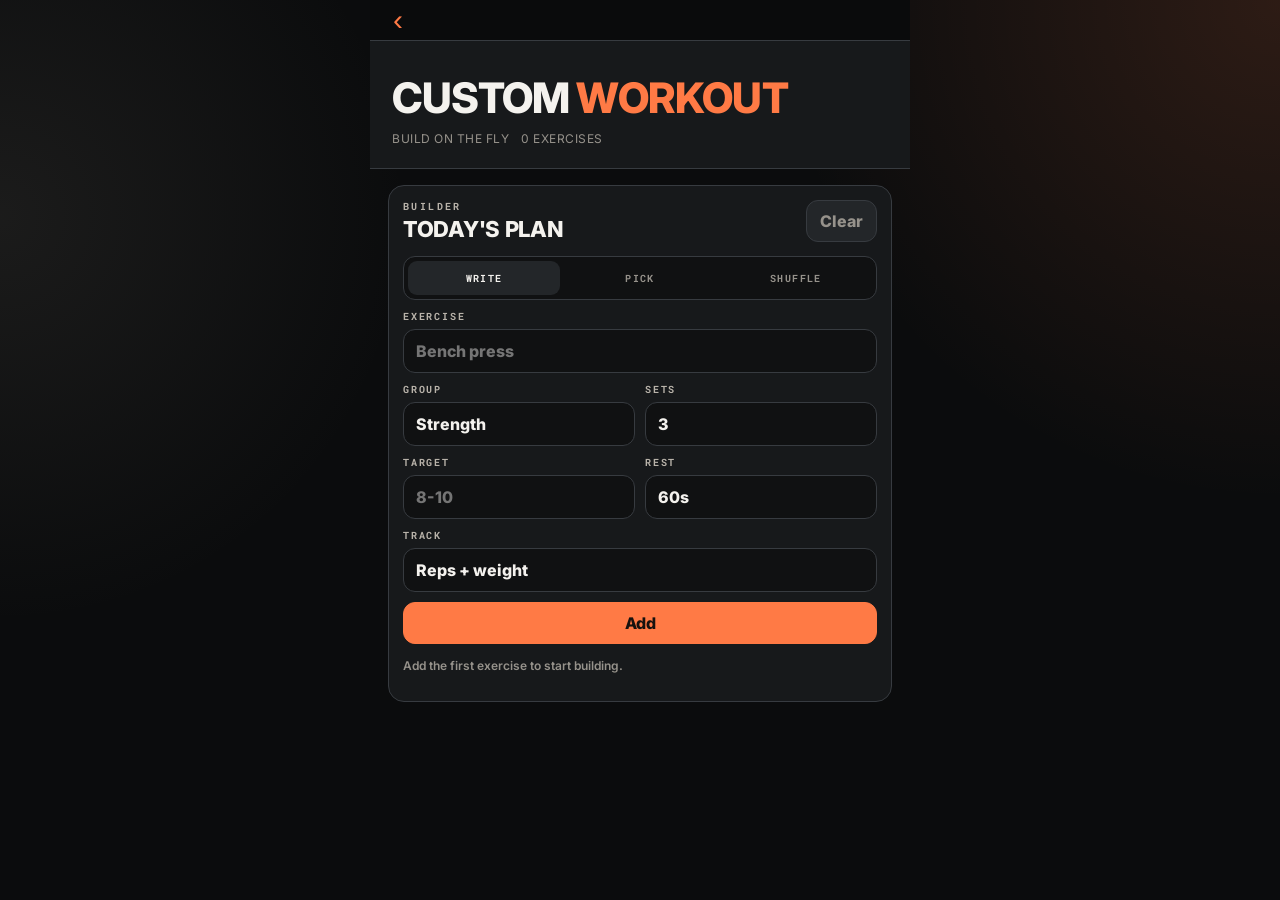
<file: workouts/custom.html>
<!DOCTYPE html>
<html lang="en">
<head>
<meta charset="UTF-8">
<meta name="viewport" content="width=device-width, initial-scale=1.0, maximum-scale=1.0">
<title>Custom Workout</title>
<meta name="theme-color" content="#ff7a45">
<meta name="apple-mobile-web-app-title" content="Liftin'">
<link rel="manifest" href="../manifest.json">
<link rel="icon" href="../assets/icons/favicon.png" type="image/png">
<link rel="apple-touch-icon" href="../assets/icons/apple-touch-icon.png">
<link href="https://fonts.googleapis.com/css2?family=Inter:wght@500;600;700;800&family=Roboto+Mono:wght@500;600&display=swap" rel="stylesheet">
<link rel="stylesheet" href="../assets/css/workout-app.css">
</head>
<body>
<script>
  const customPlanKey = 'standalone-lift-custom-workout-plan';
  const savedCustomWorkoutsKey = 'standalone-lift-saved-custom-workouts';
  const customRandomExercisePoolKey = 'standalone-lift-custom-random-exercise-pool';
  const savedWorkoutId = new URLSearchParams(window.location.search).get('saved');

  function readCustomJson(key, fallback) {
    try {
      return JSON.parse(localStorage.getItem(key) || JSON.stringify(fallback));
    } catch (error) {
      return fallback;
    }
  }

  const savedCustomWorkouts = readCustomJson(savedCustomWorkoutsKey, []);
  const selectedSavedWorkout = Array.isArray(savedCustomWorkouts)
    ? savedCustomWorkouts.find(workout => workout.id === savedWorkoutId)
    : null;
  const savedCustomPlan = selectedSavedWorkout || readCustomJson(customPlanKey, null);
  document.body.classList.add(savedCustomPlan?.workout?.length ? 'custom-ready' : 'custom-empty');
</script>
<div class="back-bar"><a href="../index.html" aria-label="Back to Lift">&#8249;</a></div>
<div class="workout-clock" aria-live="polite">
  <span>Workout</span>
  <strong id="workoutElapsed">00:00</strong>
</div>

<header class="hero">
  <h1 id="customWorkoutTitle">Custom <span>Workout</span></h1>
  <div class="meta">
    <span>Build on the fly</span>
    <span id="customWorkoutCount">0 exercises</span>
  </div>
</header>

<section class="builder-panel" id="builderPanel">
  <div class="builder-head">
    <div>
      <div class="label">Builder</div>
      <h2>Today&apos;s Plan</h2>
    </div>
    <button type="button" class="ghost" id="clearCustomWorkout">Clear</button>
  </div>
  <form class="builder-form" id="customExerciseForm">
    <div class="builder-mode" role="group" aria-label="Exercise add mode">
      <button type="button" class="is-active" data-add-mode="write">Write</button>
      <button type="button" data-add-mode="pick">Pick</button>
      <button type="button" data-add-mode="shuffle">Shuffle</button>
    </div>
    <div class="builder-mode-panel" data-mode-panel="write">
      <label class="builder-field builder-field-wide" for="customExerciseName">Exercise
        <input id="customExerciseName" autocomplete="off" placeholder="Bench press">
      </label>
      <label class="builder-field" for="customExerciseGroup">Group
        <select id="customExerciseGroup">
          <option>Warm Up</option>
          <option selected>Strength</option>
          <option>Chest</option>
          <option>Back</option>
          <option>Legs</option>
          <option>Shoulders</option>
          <option>Arms</option>
          <option>Biceps</option>
          <option>Triceps</option>
          <option>Core</option>
          <option>Cardio</option>
        </select>
      </label>
      <label class="builder-field" for="customExerciseSets">Sets
        <input id="customExerciseSets" type="number" inputmode="numeric" min="1" max="10" step="1" value="3">
      </label>
      <label class="builder-field" for="customExerciseReps">Target
        <input id="customExerciseReps" autocomplete="off" placeholder="8-10">
      </label>
      <label class="builder-field" for="customExerciseRest">Rest
        <select id="customExerciseRest">
          <option value="0">0s</option>
          <option value="45">45s</option>
          <option value="60" selected>60s</option>
          <option value="75">75s</option>
          <option value="90">90s</option>
          <option value="120">120s</option>
        </select>
      </label>
      <label class="builder-field builder-field-wide" for="customExerciseTrack">Track
        <select id="customExerciseTrack">
          <option value="weight" selected>Reps + weight</option>
          <option value="reps">Reps only</option>
          <option value="none">No inputs</option>
        </select>
      </label>
      <button type="submit" class="primary builder-add">Add</button>
    </div>
    <div class="builder-mode-panel is-hidden" data-mode-panel="pick">
      <label class="builder-field" for="listExerciseCategory">Group
        <select id="listExerciseCategory"></select>
      </label>
      <label class="builder-field" for="listExerciseName">Exercise
        <select id="listExerciseName"></select>
      </label>
      <button type="button" class="primary builder-add" id="addListedExercise">Add</button>
    </div>
    <div class="builder-mode-panel is-hidden" data-mode-panel="shuffle">
      <label class="builder-field" for="randomExerciseCategory">Group
        <select id="randomExerciseCategory">
          <option value="Chest">Chest</option>
          <option value="Back">Back</option>
          <option value="Legs">Legs</option>
          <option value="Shoulders">Shoulders</option>
          <option value="Biceps">Biceps</option>
          <option value="Triceps">Triceps</option>
          <option value="Arms">Arms</option>
          <option value="Core">Core</option>
          <option value="Cardio">Cardio</option>
          <option value="Warm Up">Warm Up</option>
        </select>
      </label>
      <button type="button" class="ghost builder-shuffle-roll" id="rollRandomExercise">Shuffle</button>
      <div class="builder-random-preview" id="randomExercisePreview"></div>
      <button type="button" class="primary builder-add" id="addRandomExercise">Add</button>
    </div>
  </form>
  <div class="builder-list" id="customBuilderList"></div>
  <div class="builder-note" id="customBuilderNote"></div>
</section>

<section class="current" aria-live="polite">
  <div class="current-main">
    <div>
      <div class="current-label" id="currentLabel">Current</div>
      <div class="current-title" id="currentTitle">Ready</div>
    </div>
    <div class="current-dose" id="currentDose">Tap a set to begin</div>
  </div>
  <div class="timer">
    <div>
      <div class="current-label">Rest Timer</div>
      <div class="timer-time" id="timerTime">01:30</div>
    </div>
  </div>
</section>

<div class="section-label">Workout</div>
<main class="exercise-list" id="exerciseList"></main>

<section class="builder-save" id="builderSavePanel">
  <div class="builder-save-actions">
    <button type="button" class="primary" id="showSaveWorkoutOptions">Save</button>
    <button type="button" class="ghost" id="exportCustomLayouts">Export</button>
    <button type="button" class="ghost" id="deleteSavedWorkout" hidden>Delete Saved</button>
  </div>
  <form class="builder-save-form" id="saveCustomWorkoutForm" hidden>
    <label class="builder-field builder-field-wide" for="savedWorkoutName">Workout Name
      <input id="savedWorkoutName" autocomplete="off" placeholder="Hotel Arms">
    </label>
    <label class="builder-field" for="savedWorkoutCategory">Category
      <select id="savedWorkoutCategory"></select>
    </label>
    <label class="builder-field" for="newWorkoutCategory">New Category
      <input id="newWorkoutCategory" autocomplete="off" placeholder="Pull">
    </label>
    <button type="submit" class="primary builder-add" id="saveCustomWorkoutHome">Save</button>
  </form>
</section>

<div class="complete-panel">
  <div class="complete-actions">
    <button type="button" class="primary" id="completeWorkout">Complete Workout</button>
    <button type="button" class="ghost" id="exportWorkoutData">Export Data</button>
  </div>
  <div class="complete-editor is-hidden" id="completeEditor">
    <label>Workout Time</label>
    <div class="complete-edit-row">
      <label class="complete-time-field" for="durationHours">Hours
        <input id="durationHours" type="number" inputmode="numeric" min="0" step="1">
      </label>
      <label class="complete-time-field" for="durationMinutes">Minutes
        <input id="durationMinutes" type="number" inputmode="numeric" min="0" max="59" step="1">
      </label>
      <button type="button" class="primary" id="saveCompleteWorkout">Save</button>
      <button type="button" class="ghost" id="cancelCompleteEdit">Cancel</button>
    </div>
  </div>
  <div class="save-note" id="saveNote"></div>
</div>

<section class="focus-screen" id="focusScreen" aria-hidden="true">
  <div class="focus-top">
    <button type="button" class="focus-back" id="exitFocus" aria-label="Back to workout plan">&#8249;</button>
    <div class="focus-status">
      <div class="focus-progress" id="focusProgress">0 / 0 sets</div>
      <div class="focus-elapsed" id="focusElapsed">00:00</div>
    </div>
  </div>
  <div class="focus-card">
    <div class="focus-main">
      <div class="focus-group" id="focusGroup">Current</div>
      <div class="focus-title" id="focusTitle">Ready</div>
      <div class="focus-set" id="focusSet">Set 1</div>
      <div class="focus-options">
        <button type="button" class="backup-toggle is-hidden" id="focusBackup"></button>
        <button type="button" class="skip-toggle is-hidden" id="focusSkip">Skip Exercise</button>
        <button type="button" class="add-set-toggle is-hidden" id="focusAddSet">Add Set</button>
        <button type="button" class="switch-ender-toggle is-hidden" id="focusSwitchEnder"></button>
      </div>
    </div>
    <div class="focus-rest">
      <div class="focus-timer-panel">
        <div class="current-label">Rest Timer</div>
        <div class="focus-time" id="focusTimerTime">00:45</div>
      </div>
      <div class="focus-inputs" id="focusInputs">
        <div class="focus-field">
          <label for="actualReps">Reps</label>
          <input id="actualReps" type="number" inputmode="numeric" min="0" placeholder="Reps">
        </div>
        <div class="focus-field weight-field" id="weightField">
          <label for="actualWeight">Weight</label>
          <input id="actualWeight" type="number" inputmode="decimal" min="0" step="0.5" placeholder="Lbs">
        </div>
      </div>
      <div class="focus-buttons">
        <button type="button" class="ghost focus-next is-hidden" id="focusNext">Next</button>
        <button type="button" class="primary focus-log" id="focusLogSet">Log Set</button>
      </div>
    </div>
  </div>
</section>

<script>
  window.liftWorkoutConfig = {
    title: selectedSavedWorkout?.name || 'Custom Workout',
    stateKey: selectedSavedWorkout ? `standalone-lift-custom-state-${selectedSavedWorkout.id}` : 'standalone-lift-custom-state',
    historyKey: selectedSavedWorkout ? `standalone-lift-custom-history-${selectedSavedWorkout.id}` : 'standalone-lift-custom-history',
    source: `Lift Log - ${selectedSavedWorkout?.name || 'Custom Workout'}`,
    exportPrefix: selectedSavedWorkout ? `lift-custom-${selectedSavedWorkout.id}` : 'lift-custom',
    workout: savedCustomPlan?.workout?.length ? savedCustomPlan.workout : []
  };
</script>
<script src="../assets/js/workout-app.js?v=30"></script>
<script>
  const customStateKey = window.liftWorkoutConfig.stateKey;
  const customForm = document.getElementById('customExerciseForm');
  const customList = document.getElementById('customBuilderList');
  const customCount = document.getElementById('customWorkoutCount');
  const customNote = document.getElementById('customBuilderNote');
  const customName = document.getElementById('customExerciseName');
  const customGroup = document.getElementById('customExerciseGroup');
  const customSets = document.getElementById('customExerciseSets');
  const customReps = document.getElementById('customExerciseReps');
  const customRest = document.getElementById('customExerciseRest');
  const customTrack = document.getElementById('customExerciseTrack');
  const clearCustom = document.getElementById('clearCustomWorkout');
  const addModeButtons = document.querySelectorAll('[data-add-mode]');
  const addModePanels = document.querySelectorAll('[data-mode-panel]');
  const listCategory = document.getElementById('listExerciseCategory');
  const listExerciseName = document.getElementById('listExerciseName');
  const addListed = document.getElementById('addListedExercise');
  const randomCategory = document.getElementById('randomExerciseCategory');
  const rollRandom = document.getElementById('rollRandomExercise');
  const randomPreview = document.getElementById('randomExercisePreview');
  const addRandom = document.getElementById('addRandomExercise');
  const builderSave = document.getElementById('builderSavePanel');
  const customWorkoutTitle = document.getElementById('customWorkoutTitle');
  const saveCustomWorkoutForm = document.getElementById('saveCustomWorkoutForm');
  const showSaveWorkoutOptions = document.getElementById('showSaveWorkoutOptions');
  const savedWorkoutName = document.getElementById('savedWorkoutName');
  const savedWorkoutCategory = document.getElementById('savedWorkoutCategory');
  const newWorkoutCategory = document.getElementById('newWorkoutCategory');
  const exportCustomLayouts = document.getElementById('exportCustomLayouts');
  const deleteSavedWorkout = document.getElementById('deleteSavedWorkout');
  let customExercises = savedCustomPlan?.workout?.length ? [...savedCustomPlan.workout] : [];
  let savedWorkoutStore = Array.isArray(savedCustomWorkouts) ? [...savedCustomWorkouts] : [];
  let customRandomExercisePool = readCustomJson(customRandomExercisePoolKey, {});
  let activeSavedWorkoutId = selectedSavedWorkout?.id || null;
  let deleteRevealTimer = null;
  let pendingRandomExercise = null;
  const randomExercisePool = {
    'Warm Up': [
      { group: 'Warm Up', name: 'Band pull-aparts', sets: 2, reps: '15', rest: 45, track: 'none' },
      { group: 'Warm Up', name: 'Cable external rotations', sets: 2, reps: '12 each', rest: 45, track: 'none' },
      { group: 'Warm Up', name: 'Leg swings', sets: 2, reps: '8 each side', rest: 45, track: 'none' },
      { group: 'Warm Up', name: 'Bodyweight squat', sets: 2, reps: '10', rest: 45, track: 'none' },
      { group: 'Warm Up', name: 'Band dislocates', sets: 2, reps: '12', rest: 45, track: 'none' },
      { group: 'Warm Up', name: 'Light cable row', sets: 2, reps: '12', rest: 45, track: 'none' },
      { group: 'Warm Up', name: 'Glute bridges', sets: 2, reps: '12', rest: 45, track: 'none' },
      { group: 'Warm Up', name: 'Reverse lunge reach', sets: 2, reps: '8 each side', rest: 45, track: 'none' }
    ],
    Chest: [
      { group: 'Chest', name: 'Barbell bench press', sets: 4, reps: '5-6', rest: 120, track: 'weight' },
      { group: 'Chest', name: 'Dumbbell bench press', sets: 4, reps: '8-10', rest: 90, track: 'weight' },
      { group: 'Chest', name: 'Machine bench press', sets: 3, reps: '10-12', rest: 75, track: 'weight' },
      { group: 'Chest', name: 'Incline barbell bench press', sets: 4, reps: '6-8', rest: 120, track: 'weight' },
      { group: 'Chest', name: 'Incline dumbbell bench press', sets: 3, reps: '8-10', rest: 90, track: 'weight' },
      { group: 'Chest', name: 'Machine incline bench press', sets: 3, reps: '10-12', rest: 75, track: 'weight' },
      { group: 'Chest', name: 'Decline barbell bench press', sets: 3, reps: '6-8', rest: 90, track: 'weight' },
      { group: 'Chest', name: 'Decline dumbbell bench press', sets: 3, reps: '8-10', rest: 90, track: 'weight' },
      { group: 'Chest', name: 'Machine decline bench press', sets: 3, reps: '10-12', rest: 75, track: 'weight' },
      { group: 'Chest', name: 'Dumbbell fly', sets: 3, reps: '12-15', rest: 60, track: 'weight' },
      { group: 'Chest', name: 'Cable fly', sets: 3, reps: '12-15', rest: 60, track: 'weight' },
      { group: 'Chest', name: 'Incline dumbbell fly', sets: 3, reps: '12-15', rest: 60, track: 'weight' },
      { group: 'Chest', name: 'Incline cable fly', sets: 3, reps: '12-15', rest: 60, track: 'weight' },
      { group: 'Chest', name: 'Decline dumbbell fly', sets: 3, reps: '12-15', rest: 60, track: 'weight' },
      { group: 'Chest', name: 'Decline cable fly', sets: 3, reps: '12-15', rest: 60, track: 'weight' }
    ],
    Back: [
      { group: 'Back', name: 'Seated cable row', sets: 4, reps: '8-10', rest: 90, track: 'weight' },
      { group: 'Back', name: 'Lat pulldown', sets: 3, reps: '10-12', rest: 75, track: 'weight' },
      { group: 'Back', name: 'Chest-supported dumbbell row', sets: 3, reps: '10-12', rest: 75, track: 'weight' },
      { group: 'Back', name: 'Face pulls', sets: 3, reps: '12-15', rest: 60, track: 'weight' },
      { group: 'Back', name: 'One-arm dumbbell row', sets: 3, reps: '8-10 each', rest: 75, track: 'weight' },
      { group: 'Back', name: 'Machine row', sets: 3, reps: '10-12', rest: 75, track: 'weight' },
      { group: 'Back', name: 'Wide-grip lat pulldown', sets: 3, reps: '10-12', rest: 75, track: 'weight' },
      { group: 'Back', name: 'Straight-arm pulldown', sets: 3, reps: '12-15', rest: 60, track: 'weight' },
      { group: 'Back', name: 'Rear delt cable row', sets: 3, reps: '12-15', rest: 60, track: 'weight' }
    ],
    Legs: [
      { group: 'Legs', name: 'Barbell back squat', sets: 4, reps: '5-6', rest: 120, track: 'weight' },
      { group: 'Legs', name: 'Romanian deadlift', sets: 3, reps: '8-10', rest: 90, track: 'weight' },
      { group: 'Legs', name: 'Leg press', sets: 3, reps: '10-12', rest: 90, track: 'weight' },
      { group: 'Legs', name: 'Walking lunges', sets: 3, reps: '10 each leg', rest: 75, track: 'weight' },
      { group: 'Legs', name: 'Seated or lying leg curl', sets: 3, reps: '12', rest: 60, track: 'weight' },
      { group: 'Legs', name: 'Hack squat', sets: 3, reps: '8-10', rest: 90, track: 'weight' },
      { group: 'Legs', name: 'Bulgarian split squat', sets: 3, reps: '8-10 each', rest: 75, track: 'weight' },
      { group: 'Legs', name: 'Leg extension', sets: 3, reps: '12-15', rest: 60, track: 'weight' },
      { group: 'Legs', name: 'Standing calf raise', sets: 3, reps: '12-15', rest: 60, track: 'weight' },
      { group: 'Legs', name: 'Hip thrust', sets: 3, reps: '8-10', rest: 90, track: 'weight' }
    ],
    Shoulders: [
      { group: 'Shoulders', name: 'Dumbbell shoulder press', sets: 3, reps: '8-10', rest: 75, track: 'weight' },
      { group: 'Shoulders', name: 'Machine shoulder press', sets: 3, reps: '10-12', rest: 75, track: 'weight' },
      { group: 'Shoulders', name: 'Lateral raise', sets: 3, reps: '12-15', rest: 60, track: 'weight' },
      { group: 'Shoulders', name: 'Rear delt raise', sets: 3, reps: '12-15', rest: 60, track: 'weight' },
      { group: 'Shoulders', name: 'Barbell overhead press', sets: 3, reps: '6-8', rest: 90, track: 'weight' },
      { group: 'Shoulders', name: 'Arnold press', sets: 3, reps: '8-10', rest: 75, track: 'weight' },
      { group: 'Shoulders', name: 'Cable lateral raise', sets: 3, reps: '12-15', rest: 60, track: 'weight' },
      { group: 'Shoulders', name: 'Rear delt cable fly', sets: 3, reps: '12-15', rest: 60, track: 'weight' },
      { group: 'Shoulders', name: 'Upright row', sets: 3, reps: '10-12', rest: 60, track: 'weight' }
    ],
    Biceps: [
      { group: 'Biceps', name: 'EZ-bar curl', sets: 3, reps: '8-10', rest: 75, track: 'weight' },
      { group: 'Biceps', name: 'Incline dumbbell curl', sets: 3, reps: '10-12', rest: 60, track: 'weight' },
      { group: 'Biceps', name: 'Hammer curl', sets: 3, reps: '10-12', rest: 60, track: 'weight' },
      { group: 'Biceps', name: 'Cable curl', sets: 3, reps: '10-12', rest: 60, track: 'weight' },
      { group: 'Biceps', name: 'Standing dumbbell curl', sets: 3, reps: '10-12', rest: 60, track: 'weight' },
      { group: 'Biceps', name: 'Preacher curl', sets: 3, reps: '8-10', rest: 75, track: 'weight' },
      { group: 'Biceps', name: 'Machine preacher curl', sets: 3, reps: '10-12', rest: 60, track: 'weight' },
      { group: 'Biceps', name: 'Bayesian cable curl', sets: 3, reps: '10-12 each', rest: 60, track: 'weight' },
      { group: 'Biceps', name: 'Reverse curl', sets: 3, reps: '10-12', rest: 60, track: 'weight' },
      { group: 'Biceps', name: 'Concentration curl', sets: 3, reps: '10-12 each', rest: 60, track: 'weight' }
    ],
    Triceps: [
      { group: 'Triceps', name: 'Rope pressdown', sets: 3, reps: '10-12', rest: 60, track: 'weight' },
      { group: 'Triceps', name: 'Overhead cable extension', sets: 3, reps: '12-15', rest: 60, track: 'weight' },
      { group: 'Triceps', name: 'Dumbbell overhead extension', sets: 3, reps: '10-12', rest: 60, track: 'weight' },
      { group: 'Triceps', name: 'Close-grip push-ups', sets: 3, reps: 'AMRAP', rest: 60, track: 'reps' },
      { group: 'Triceps', name: 'Straight-bar pressdown', sets: 3, reps: '10-12', rest: 60, track: 'weight' },
      { group: 'Triceps', name: 'Single-arm cable pressdown', sets: 3, reps: '10-12 each', rest: 60, track: 'weight' },
      { group: 'Triceps', name: 'Skull crushers', sets: 3, reps: '8-10', rest: 75, track: 'weight' },
      { group: 'Triceps', name: 'Close-grip bench press', sets: 3, reps: '6-8', rest: 90, track: 'weight' },
      { group: 'Triceps', name: 'Machine dip', sets: 3, reps: '10-12', rest: 75, track: 'weight' }
    ],
    Arms: [
      { group: 'Arms', name: 'Cable curl + rope pressdown superset', sets: 3, reps: '10-12 each', rest: 60, track: 'none' },
      { group: 'Arms', name: 'Hammer curl + close-grip push-up superset', sets: 3, reps: '10-12 each', rest: 60, track: 'none' },
      { group: 'Arms', name: 'Alternating dumbbell curl + dumbbell overhead triceps extension', sets: 3, reps: '10-12 each', rest: 60, track: 'none' }
    ],
    Core: [
      { group: 'Core', name: 'Cable crunch', sets: 2, reps: '12-15', rest: 45, track: 'weight' },
      { group: 'Core', name: 'Hanging knee raise', sets: 2, reps: '8-12', rest: 45, track: 'none' },
      { group: 'Core', name: 'Ab wheel rollout', sets: 2, reps: '8-10', rest: 45, track: 'none' },
      { group: 'Core', name: 'Plank circuit', sets: 4, reps: 'Timed', rest: 0, track: 'none', setTargets: [
        { reps: 'Front plank 1:30', duration: 90 },
        { reps: 'Left side plank 1:30', duration: 90 },
        { reps: 'Right side plank 1:30', duration: 90 },
        { reps: 'Front plank 1:00', duration: 60 }
      ] },
      { group: 'Core', name: 'Weighted sit-up', sets: 2, reps: '10-12', rest: 45, track: 'weight' },
      { group: 'Core', name: 'Decline sit-up', sets: 2, reps: '10-12', rest: 45, track: 'none' },
      { group: 'Core', name: 'Pallof press', sets: 2, reps: '10-12 each', rest: 45, track: 'weight' },
      { group: 'Core', name: 'Dead bug', sets: 2, reps: '8 each side', rest: 45, track: 'none' }
    ],
    Cardio: [
      { group: 'Cardio', name: 'Stair stepper', sets: 1, reps: '10 min', rest: 0, track: 'none', duration: 600 },
      { group: 'Cardio', name: 'Stationary bike', sets: 1, reps: '10 min', rest: 0, track: 'none', duration: 600 },
      { group: 'Cardio', name: 'Incline treadmill walk', sets: 1, reps: '10 min', rest: 0, track: 'none', duration: 600 }
    ]
  };

  function escapeCustomText(value) {
    return String(value).replace(/[&<>"']/g, character => ({
      '&': '&amp;',
      '<': '&lt;',
      '>': '&gt;',
      '"': '&quot;',
      "'": '&#39;'
    }[character]));
  }

  function categoryId(category) {
    return String(category).trim().toLowerCase().replace(/[^a-z0-9]+/g, '-') || 'custom';
  }

  function nextSavedWorkoutId() {
    if (window.crypto?.randomUUID) return window.crypto.randomUUID();
    return `custom-${Date.now()}-${Math.random().toString(16).slice(2)}`;
  }

  function exercisePoolName(value) {
    return String(value || '').trim().toLowerCase();
  }

  function cloneExercise(exercise) {
    return JSON.parse(JSON.stringify(exercise));
  }

  function normalizeRandomExercise(exercise) {
    if (!exercise?.name) return null;
    const group = String(exercise.group || 'Strength').trim() || 'Strength';
    const normalized = {
      group,
      name: String(exercise.name).trim(),
      sets: Math.max(1, Math.min(10, Number(exercise.sets) || 1)),
      reps: String(exercise.reps || 'Timed').trim(),
      rest: Math.max(0, Number(exercise.rest) || 0),
      track: ['weight', 'reps', 'none'].includes(exercise.track) ? exercise.track : 'none'
    };
    if (Number.isFinite(exercise.duration)) normalized.duration = exercise.duration;
    if (Array.isArray(exercise.setTargets)) normalized.setTargets = exercise.setTargets;
    return normalized.name ? normalized : null;
  }

  function ensureRandomCategoryOption(category) {
    if ([...randomCategory.options].some(option => option.value.toLowerCase() === category.toLowerCase())) return;
    const option = document.createElement('option');
    option.value = category;
    option.textContent = category;
    randomCategory.appendChild(option);
  }

  function ensureListCategoryOption(category) {
    if ([...listCategory.options].some(option => option.value.toLowerCase() === category.toLowerCase())) return;
    const option = document.createElement('option');
    option.value = category;
    option.textContent = category;
    listCategory.appendChild(option);
  }

  function syncPoolCategoryOptions() {
    Object.keys(randomExercisePool).forEach(category => {
      ensureRandomCategoryOption(category);
      ensureListCategoryOption(category);
    });
    renderListExercises();
  }

  function saveCustomRandomExercisePool() {
    localStorage.setItem(customRandomExercisePoolKey, JSON.stringify(customRandomExercisePool));
  }

  function mergeRandomExercise(exercise, shouldPersist = true) {
    const normalized = normalizeRandomExercise(exercise);
    if (!normalized) return false;
    const category = normalized.group;
    randomExercisePool[category] = randomExercisePool[category] || [];
    ensureRandomCategoryOption(category);
    ensureListCategoryOption(category);
    const exists = randomExercisePool[category].some(option => exercisePoolName(option.name) === exercisePoolName(normalized.name));
    if (exists) return false;
    randomExercisePool[category].push(normalized);
    if (shouldPersist) {
      customRandomExercisePool[category] = customRandomExercisePool[category] || [];
      customRandomExercisePool[category].push(normalized);
    }
    return true;
  }

  function mergeWorkoutExercisesIntoRandomPool(workouts) {
    let added = 0;
    workouts.forEach(workout => {
      (workout.workout || []).forEach(exercise => {
        if (mergeRandomExercise(exercise)) added += 1;
      });
    });
    if (added) saveCustomRandomExercisePool();
    return added;
  }

  function hydrateCustomRandomExercisePool() {
    Object.values(customRandomExercisePool || {}).flat().forEach(exercise => {
      mergeRandomExercise(exercise, false);
    });
  }

  function savedCategories() {
    const defaults = ['Push', 'Upper / Full', 'Legs / Mixed'];
    const customCategories = savedWorkoutStore
      .map(workout => workout.category)
      .filter(Boolean);
    return [...new Map([...defaults, ...customCategories].map(category => [category.toLowerCase(), category])).values()];
  }

  function saveSavedWorkoutStore() {
    localStorage.setItem(savedCustomWorkoutsKey, JSON.stringify(savedWorkoutStore));
  }

  function renderSavedCategoryOptions() {
    const currentCategory = selectedSavedWorkout?.category || savedWorkoutCategory.value || 'Push';
    const categories = savedCategories();
    savedWorkoutCategory.innerHTML = categories.map(category => (
      `<option value="${escapeCustomText(category)}">${escapeCustomText(category)}</option>`
    )).join('') + '<option value="__new">New category</option>';
    savedWorkoutCategory.value = categories.some(category => category.toLowerCase() === currentCategory.toLowerCase())
      ? currentCategory
      : '__new';
    if (savedWorkoutCategory.value === '__new') {
      newWorkoutCategory.value = currentCategory;
    }
  }

  function saveCustomPlan() {
    if (selectedSavedWorkout) return;
    localStorage.setItem(customPlanKey, JSON.stringify({
      updatedAt: new Date().toISOString(),
      workout: customExercises
    }));
  }

  function addCustomExercise(exercise) {
    customExercises.push(exercise);
    saveCustomPlan();
    window.liftWorkoutApi?.addExercise(exercise);
    document.body.classList.remove('custom-empty');
    document.body.classList.add('custom-ready');
    customNote.textContent = '';
    renderCustomBuilder();
  }

  function randomExercise(category, excludeName = '') {
    const options = randomExercisePool[category] || [];
    if (!options.length) return null;
    const unused = options.filter(option => !customExercises.some(exercise => exercise.name === option.name));
    const baseCandidates = unused.length ? unused : options;
    const rerollCandidates = baseCandidates.filter(option => exercisePoolName(option.name) !== exercisePoolName(excludeName));
    const candidates = rerollCandidates.length ? rerollCandidates : baseCandidates;
    return cloneExercise(candidates[Math.floor(Math.random() * candidates.length)]);
  }

  function rollRandomExercise() {
    pendingRandomExercise = randomExercise(randomCategory.value, pendingRandomExercise?.name);
    renderRandomPreview();
  }

  function renderRandomPreview() {
    addRandom.disabled = !pendingRandomExercise;
    randomPreview.innerHTML = pendingRandomExercise ? `
      <div class="exercise-kicker">${escapeCustomText(pendingRandomExercise.group)}</div>
      <div class="builder-random-preview-name">${escapeCustomText(pendingRandomExercise.name)}</div>
      <div class="builder-random-preview-dose">${escapeCustomText(pendingRandomExercise.sets)} x ${escapeCustomText(pendingRandomExercise.reps)} · ${escapeCustomText(pendingRandomExercise.rest)}s rest</div>
    ` : '<div class="builder-empty">Nothing available for this group.</div>';
  }

  function listedExercise(category, name) {
    const options = randomExercisePool[category] || [];
    const exercise = options.find(option => option.name === name);
    return exercise ? cloneExercise(exercise) : null;
  }

  function renderListExercises() {
    const options = randomExercisePool[listCategory.value] || [];
    listExerciseName.innerHTML = options.map(exercise => (
      `<option value="${escapeCustomText(exercise.name)}">${escapeCustomText(exercise.name)}</option>`
    )).join('');
    addListed.disabled = options.length === 0;
  }

  function renderCustomBuilder() {
    customCount.textContent = `${customExercises.length} exercise${customExercises.length === 1 ? '' : 's'}`;
    clearCustom.disabled = customExercises.length === 0;
    customList.innerHTML = customExercises.length ? customExercises.map((exercise, index) => `
      <div class="builder-item">
        <div>
          <div class="exercise-kicker">${escapeCustomText(exercise.group)}</div>
          <div class="builder-item-name">${escapeCustomText(exercise.name)}</div>
          <div class="builder-item-dose">${escapeCustomText(exercise.sets)} x ${escapeCustomText(exercise.reps)} · ${escapeCustomText(exercise.rest)}s rest</div>
        </div>
        <button type="button" class="builder-remove" data-index="${index}" aria-label="Remove ${escapeCustomText(exercise.name)}">Remove</button>
      </div>
    `).join('') : '<div class="builder-empty">Add the first exercise to start building.</div>';
  }

  function normalizeSavedWorkout(workout) {
    if (!workout?.name || !Array.isArray(workout.workout) || !workout.workout.length) return null;
    return {
      id: workout.id || nextSavedWorkoutId(),
      name: String(workout.name).trim(),
      category: String(workout.category || 'Custom').trim() || 'Custom',
      createdAt: workout.createdAt || new Date().toISOString(),
      updatedAt: workout.updatedAt || new Date().toISOString(),
      workout: workout.workout
    };
  }

  function exportSavedWorkouts() {
    const payload = {
      app: 'Liftin',
      type: 'custom-workout-layouts',
      codexImportMode: 'normal-workout-page',
      note: 'When this file is given to Codex, promote these layouts into normal checked-in workout pages instead of local saved custom workouts.',
      exportedAt: new Date().toISOString(),
      workouts: savedWorkoutStore
    };
    const blob = new Blob([JSON.stringify(payload, null, 2)], { type: 'application/json' });
    const link = document.createElement('a');
    link.href = URL.createObjectURL(blob);
    link.download = `liftin-workout-export-${new Date().toISOString().slice(0, 10)}.json`;
    document.body.appendChild(link);
    link.click();
    link.remove();
    URL.revokeObjectURL(link.href);
    customNote.textContent = `Exported ${savedWorkoutStore.length} saved workout${savedWorkoutStore.length === 1 ? '' : 's'}.`;
  }

  customForm.addEventListener('submit', event => {
    event.preventDefault();
    const name = customName.value.trim();
    const reps = customReps.value.trim();
    if (!name || !reps) {
      customNote.textContent = 'Exercise and target are required.';
      return;
    }
    const exercise = {
      group: customGroup.value,
      name,
      sets: Math.max(1, Math.min(10, Number(customSets.value) || 1)),
      reps,
      rest: Number(customRest.value) || 0,
      track: customTrack.value
    };
    addCustomExercise(exercise);
    customName.value = '';
    customReps.value = '';
    customSets.value = '3';
    customRest.value = '60';
    customTrack.value = 'weight';
    customName.focus();
  });

  addModeButtons.forEach(button => {
    button.addEventListener('click', () => {
      addModeButtons.forEach(modeButton => modeButton.classList.toggle('is-active', modeButton === button));
      addModePanels.forEach(panel => {
        panel.classList.toggle('is-hidden', panel.dataset.modePanel !== button.dataset.addMode);
      });
      if (button.dataset.addMode === 'write') customName.focus();
      if (button.dataset.addMode === 'pick') listExerciseName.focus();
      if (button.dataset.addMode === 'shuffle') {
        rollRandomExercise();
        randomCategory.focus();
      }
    });
  });

  listCategory.addEventListener('change', renderListExercises);

  addListed.addEventListener('click', () => {
    const exercise = listedExercise(listCategory.value, listExerciseName.value);
    if (!exercise) {
      customNote.textContent = 'No exercise selected.';
      return;
    }
    addCustomExercise(exercise);
  });

  randomCategory.addEventListener('change', rollRandomExercise);
  rollRandom.addEventListener('click', rollRandomExercise);

  addRandom.addEventListener('click', () => {
    if (!pendingRandomExercise) {
      customNote.textContent = 'No exercises available for that category.';
      return;
    }
    addCustomExercise(cloneExercise(pendingRandomExercise));
    rollRandomExercise();
  });

  customList.addEventListener('click', event => {
    const button = event.target.closest('.builder-remove');
    if (!button) return;
    const exerciseIndex = Number(button.dataset.index);
    if (!window.liftWorkoutApi?.removeExercise(exerciseIndex)) {
      customNote.textContent = 'Cannot remove an exercise after you start it.';
      return;
    }
    customExercises.splice(exerciseIndex, 1);
    if (customExercises.length) {
      saveCustomPlan();
    } else {
      if (!selectedSavedWorkout) localStorage.removeItem(customPlanKey);
      localStorage.removeItem(customStateKey);
      document.body.classList.remove('custom-ready');
      document.body.classList.add('custom-empty');
    }
    renderCustomBuilder();
  });

  clearCustom.addEventListener('click', () => {
    customExercises = [];
    if (!selectedSavedWorkout) localStorage.removeItem(customPlanKey);
    localStorage.removeItem(customStateKey);
    location.reload();
  });

  showSaveWorkoutOptions.addEventListener('click', () => {
    saveCustomWorkoutForm.hidden = !saveCustomWorkoutForm.hidden;
    if (!saveCustomWorkoutForm.hidden) {
      savedWorkoutName.focus();
    }
  });

  savedWorkoutCategory.addEventListener('change', () => {
    newWorkoutCategory.disabled = savedWorkoutCategory.value !== '__new';
    if (savedWorkoutCategory.value !== '__new') {
      newWorkoutCategory.value = '';
    }
  });

  saveCustomWorkoutForm.addEventListener('submit', event => {
    event.preventDefault();
    const name = savedWorkoutName.value.trim();
    const category = savedWorkoutCategory.value === '__new'
      ? newWorkoutCategory.value.trim()
      : savedWorkoutCategory.value.trim();
    if (!customExercises.length) {
      customNote.textContent = 'Add at least one exercise before saving.';
      return;
    }
    if (!name || !category) {
      customNote.textContent = 'Name and category are required.';
      return;
    }
    const existingIndex = activeSavedWorkoutId
      ? savedWorkoutStore.findIndex(workout => workout.id === activeSavedWorkoutId)
      : -1;
    const existing = existingIndex >= 0 ? savedWorkoutStore[existingIndex] : null;
    const savedWorkout = {
      id: existing?.id || nextSavedWorkoutId(),
      name,
      category,
      createdAt: existing?.createdAt || new Date().toISOString(),
      updatedAt: new Date().toISOString(),
      workout: customExercises
    };
    if (existingIndex >= 0) {
      savedWorkoutStore[existingIndex] = savedWorkout;
    } else {
      savedWorkoutStore.push(savedWorkout);
    }
    activeSavedWorkoutId = savedWorkout.id;
    const addedExercises = mergeWorkoutExercisesIntoRandomPool([savedWorkout]);
    saveSavedWorkoutStore();
    renderSavedCategoryOptions();
    saveCustomWorkoutForm.hidden = true;
    customNote.textContent = `Saved ${name} to ${category}${addedExercises ? ` · added ${addedExercises} random option${addedExercises === 1 ? '' : 's'}` : ''}.`;
  });

  exportCustomLayouts.addEventListener('click', () => {
    if (!savedWorkoutStore.length) {
      customNote.textContent = 'No saved workouts to export yet.';
      return;
    }
    exportSavedWorkouts();
  });

  deleteSavedWorkout.addEventListener('click', () => {
    if (!activeSavedWorkoutId) return;
    savedWorkoutStore = savedWorkoutStore.filter(workout => workout.id !== activeSavedWorkoutId);
    saveSavedWorkoutStore();
    localStorage.removeItem(customStateKey);
    customNote.textContent = 'Removed from home screen.';
    window.location.href = '../index.html';
  });

  if (selectedSavedWorkout) {
    document.title = selectedSavedWorkout.name;
    customWorkoutTitle.textContent = selectedSavedWorkout.name;
    const cancelDeleteReveal = () => {
      if (deleteRevealTimer) {
        clearTimeout(deleteRevealTimer);
        deleteRevealTimer = null;
      }
    };
    const startDeleteReveal = () => {
      cancelDeleteReveal();
      deleteRevealTimer = setTimeout(() => {
        deleteSavedWorkout.hidden = false;
        customNote.textContent = 'Delete unlocked.';
      }, 700);
    };
    builderSave.addEventListener('pointerdown', startDeleteReveal);
    builderSave.addEventListener('pointerup', cancelDeleteReveal);
    builderSave.addEventListener('pointerleave', cancelDeleteReveal);
    builderSave.addEventListener('pointercancel', cancelDeleteReveal);
  }
  savedWorkoutName.value = selectedSavedWorkout?.name || '';
  hydrateCustomRandomExercisePool();
  syncPoolCategoryOptions();
  rollRandomExercise();
  renderSavedCategoryOptions();
  newWorkoutCategory.disabled = savedWorkoutCategory.value !== '__new';
  renderCustomBuilder();
</script>
<script>
  if ('serviceWorker' in navigator) {
    navigator.serviceWorker.register('../sw.js');
  }
</script>
</body>
</html>
</file>
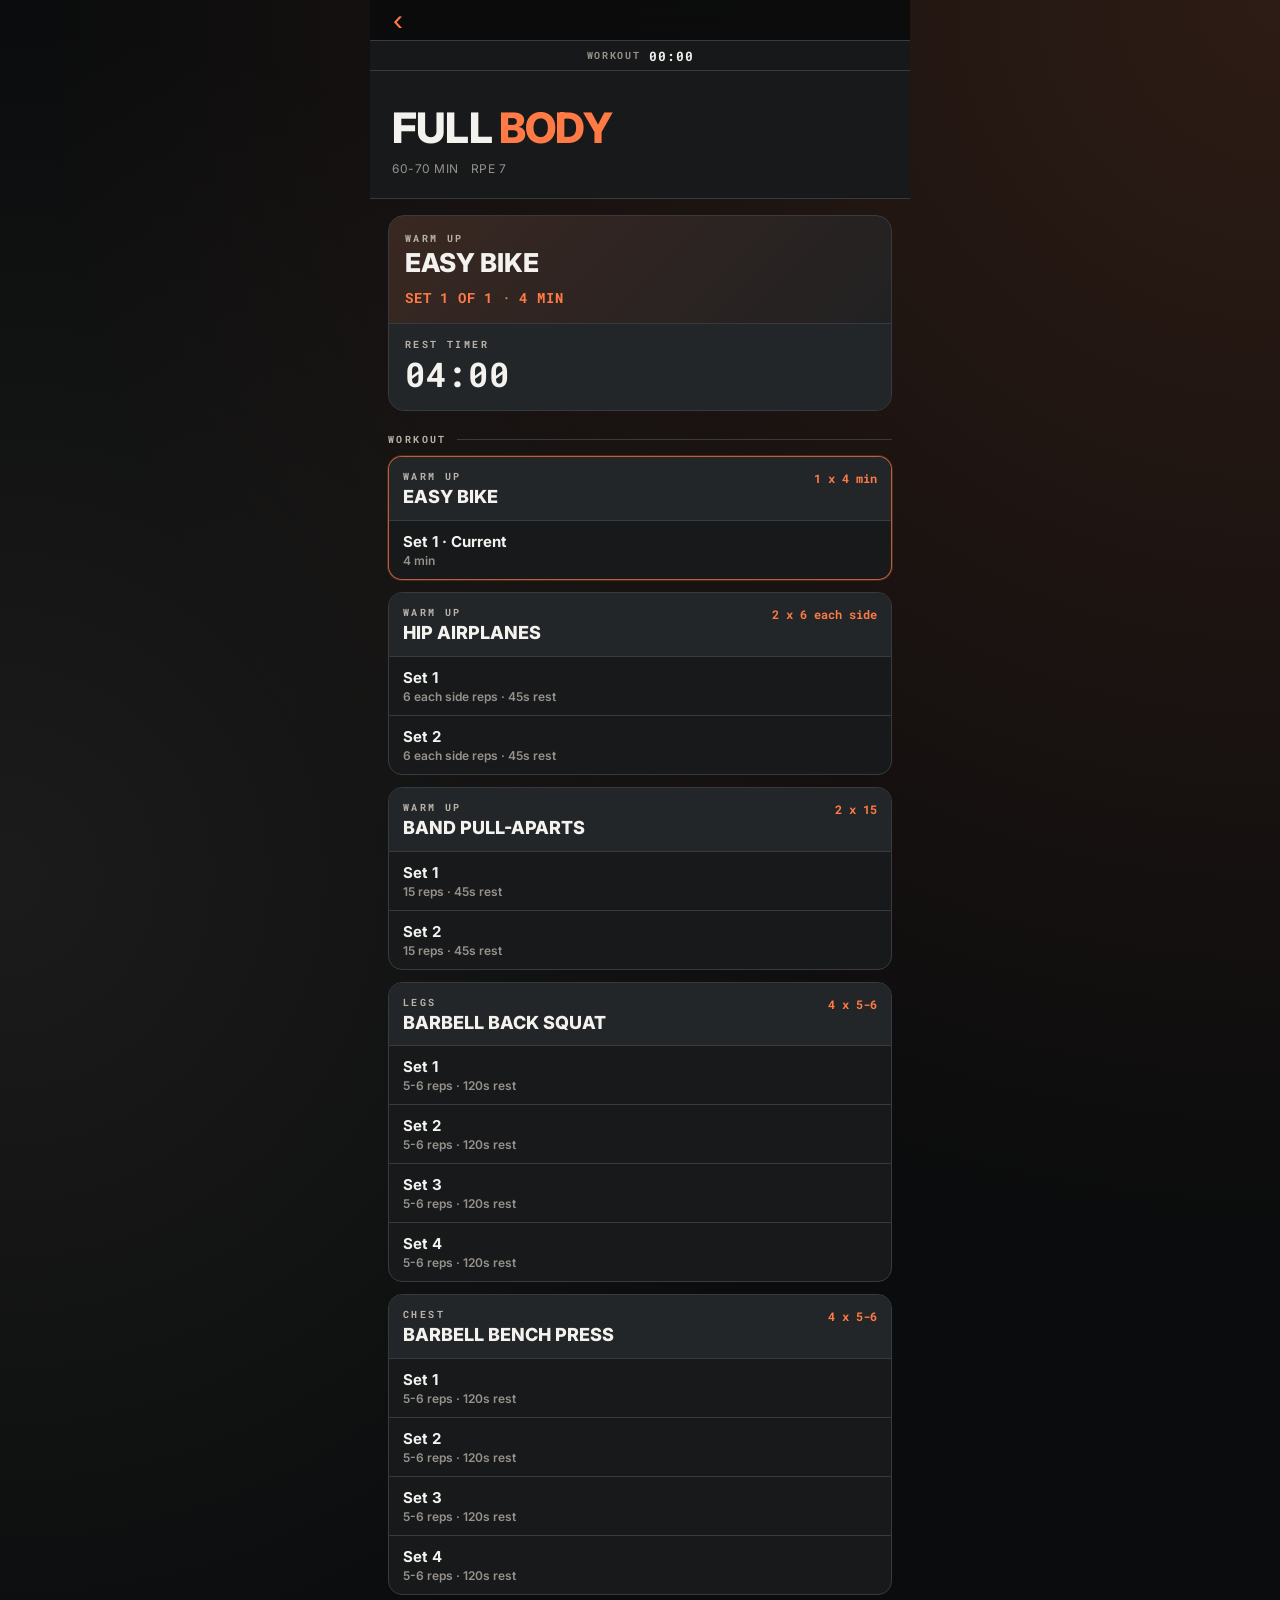
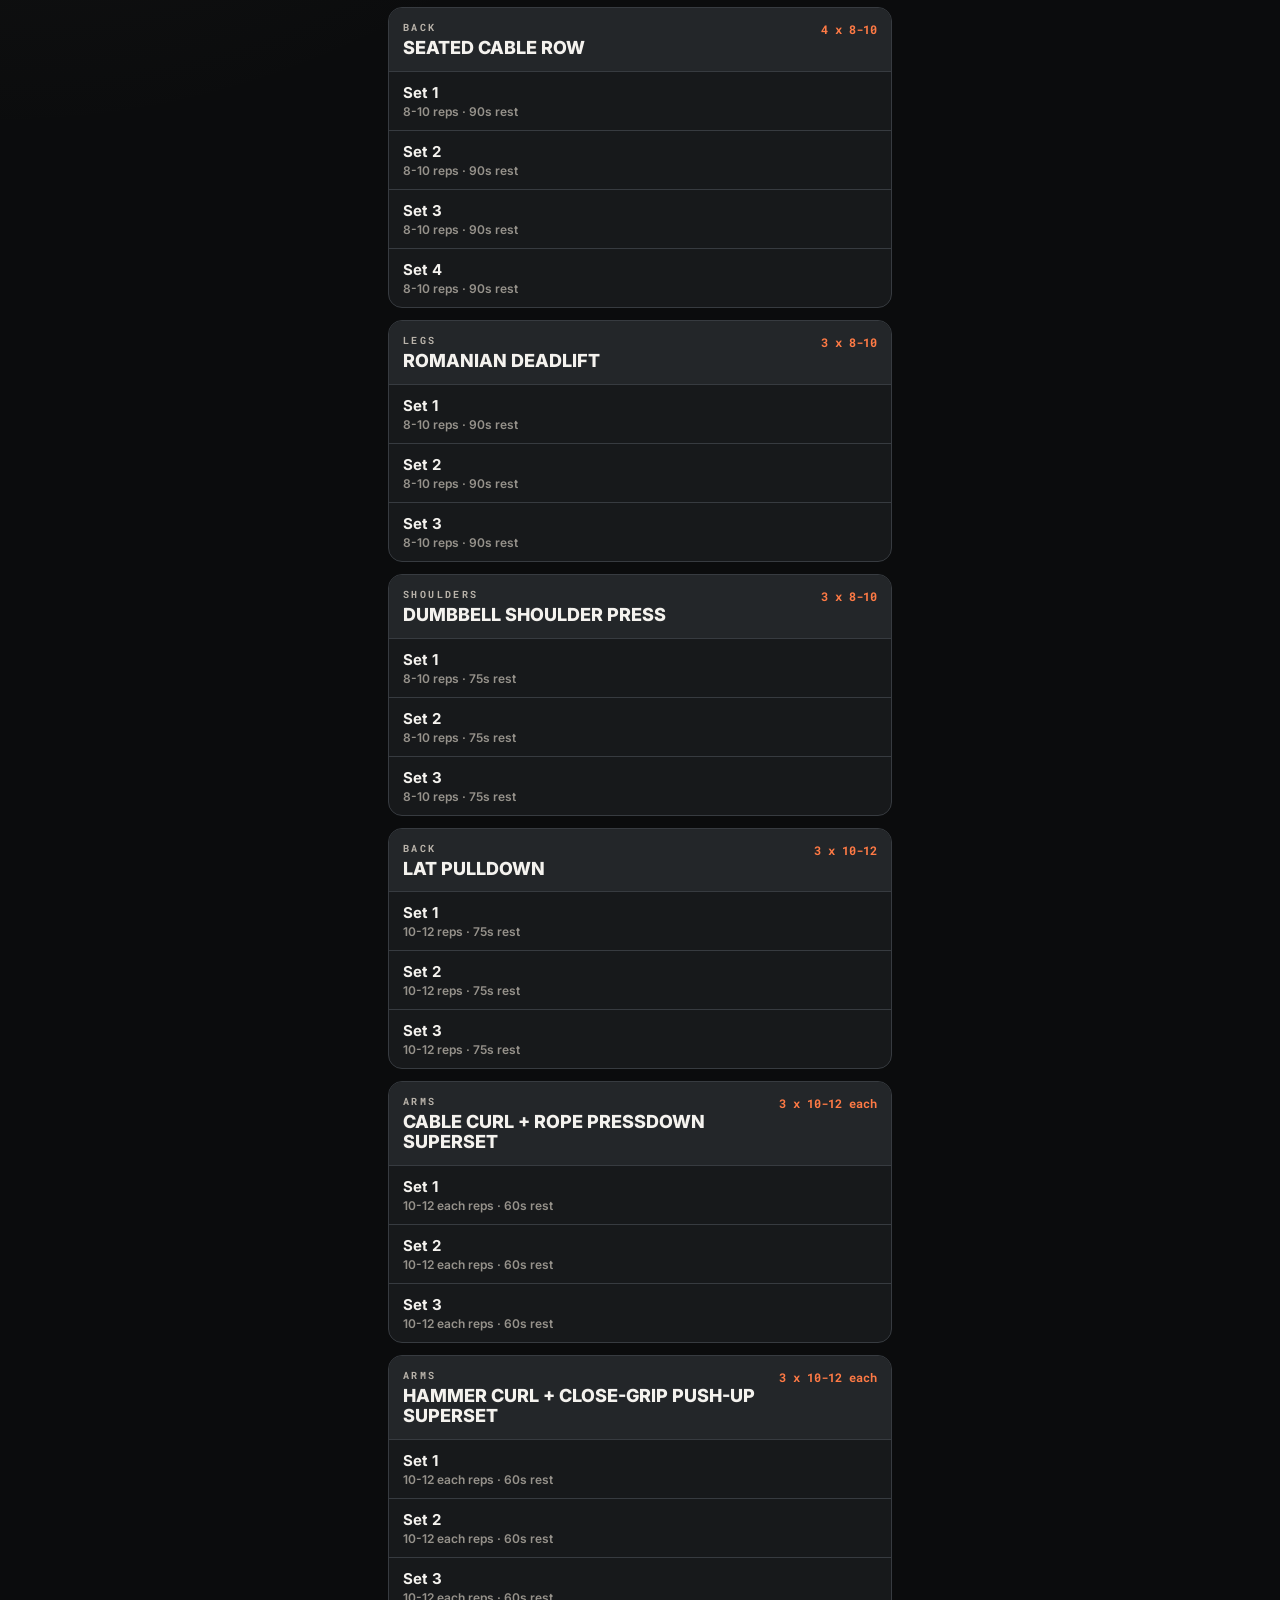
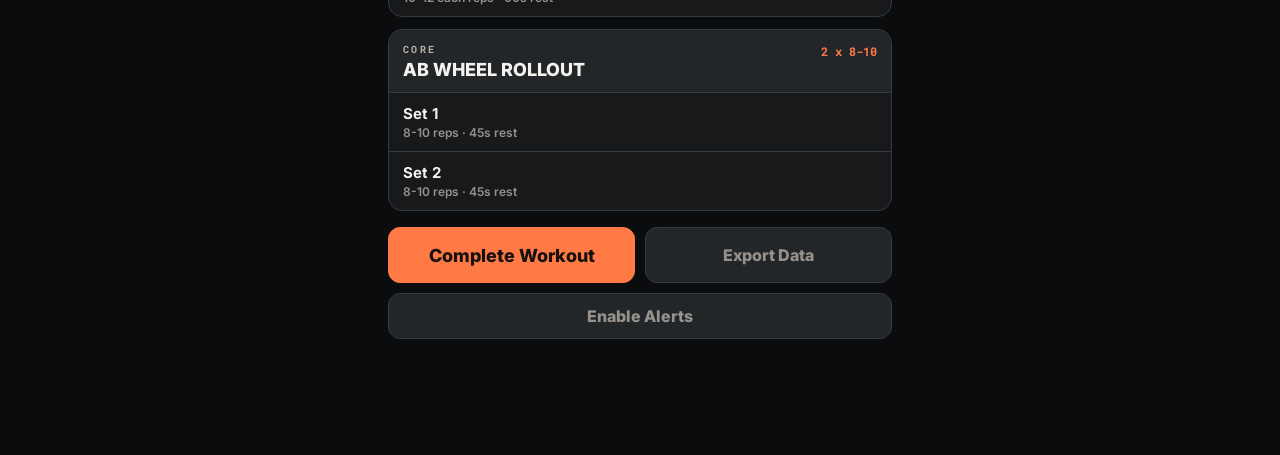
<file: workouts/full-body.html>
<!DOCTYPE html>
<html lang="en">
<head>
<meta charset="UTF-8">
<meta name="viewport" content="width=device-width, initial-scale=1.0, maximum-scale=1.0">
<title>Full Body</title>
<meta name="theme-color" content="#ff7a45">
<meta name="apple-mobile-web-app-title" content="Liftin'">
<link rel="manifest" href="../manifest.json">
<link rel="icon" href="../assets/icons/favicon.png" type="image/png">
<link rel="apple-touch-icon" href="../assets/icons/apple-touch-icon.png">
<link href="https://fonts.googleapis.com/css2?family=Inter:wght@500;600;700;800&family=Roboto+Mono:wght@500;600&display=swap" rel="stylesheet">
<link rel="stylesheet" href="../assets/css/workout-app.css">
</head>
<body>
<div class="back-bar"><a href="../index.html" aria-label="Back to Lift">&#8249;</a></div>
<div class="workout-clock" aria-live="polite">
  <span>Workout</span>
  <strong id="workoutElapsed">00:00</strong>
</div>

<header class="hero">
  <h1>Full <span>Body</span></h1>
  <div class="meta">
    <span>60-70 min</span>
    <span>RPE 7</span>
  </div>
</header>

<section class="current" aria-live="polite">
  <div class="current-main">
    <div>
      <div class="current-label" id="currentLabel">Current</div>
      <div class="current-title" id="currentTitle">Ready</div>
    </div>
    <div class="current-dose" id="currentDose">Tap a set to begin</div>
  </div>
  <div class="timer">
    <div>
      <div class="current-label">Rest Timer</div>
      <div class="timer-time" id="timerTime">01:30</div>
    </div>
  </div>
</section>

<div class="section-label">Workout</div>
<main class="exercise-list" id="exerciseList"></main>

<div class="complete-panel">
  <div class="complete-actions">
    <button type="button" class="primary" id="completeWorkout">Complete Workout</button>
    <button type="button" class="ghost" id="exportWorkoutData">Export Data</button>
  </div>
  <div class="complete-editor is-hidden" id="completeEditor">
    <label>Workout Time</label>
    <div class="complete-edit-row">
      <label class="complete-time-field" for="durationHours">Hours
        <input id="durationHours" type="number" inputmode="numeric" min="0" step="1">
      </label>
      <label class="complete-time-field" for="durationMinutes">Minutes
        <input id="durationMinutes" type="number" inputmode="numeric" min="0" max="59" step="1">
      </label>
      <button type="button" class="primary" id="saveCompleteWorkout">Save</button>
      <button type="button" class="ghost" id="cancelCompleteEdit">Cancel</button>
    </div>
  </div>
  <div class="save-note" id="saveNote"></div>
</div>

<section class="focus-screen" id="focusScreen" aria-hidden="true">
  <div class="focus-top">
    <button type="button" class="focus-back" id="exitFocus" aria-label="Back to workout plan">&#8249;</button>
    <div class="focus-status">
      <div class="focus-progress" id="focusProgress">0 / 0 sets</div>
      <div class="focus-elapsed" id="focusElapsed">00:00</div>
    </div>
  </div>
  <div class="focus-card">
    <div class="focus-main">
      <div class="focus-group" id="focusGroup">Current</div>
      <div class="focus-title" id="focusTitle">Ready</div>
      <div class="focus-set" id="focusSet">Set 1</div>
      <div class="focus-options">
        <button type="button" class="backup-toggle is-hidden" id="focusBackup"></button>
        <button type="button" class="skip-toggle is-hidden" id="focusSkip">Skip Exercise</button>
        <button type="button" class="add-set-toggle is-hidden" id="focusAddSet">Add Set</button>
        <button type="button" class="switch-ender-toggle is-hidden" id="focusSwitchEnder"></button>
      </div>
    </div>
    <div class="focus-rest">
      <div class="focus-timer-panel">
        <div class="current-label">Rest Timer</div>
        <div class="focus-time" id="focusTimerTime">00:45</div>
      </div>
      <div class="focus-inputs" id="focusInputs">
        <div class="focus-field">
          <label for="actualReps">Reps</label>
          <input id="actualReps" type="number" inputmode="numeric" min="0" placeholder="Reps">
        </div>
        <div class="focus-field weight-field" id="weightField">
          <label for="actualWeight">Weight</label>
          <input id="actualWeight" type="number" inputmode="decimal" min="0" step="0.5" placeholder="Lbs">
        </div>
      </div>
      <div class="focus-buttons">
        <button type="button" class="ghost focus-next is-hidden" id="focusNext">Next</button>
        <button type="button" class="primary focus-log" id="focusLogSet">Log Set</button>
      </div>
    </div>
  </div>
</section>

<script>
  window.liftWorkoutConfig = {
  "title": "Full Body",
  "stateKey": "standalone-lift-full-body-state",
  "historyKey": "standalone-lift-full-body-history",
  "source": "Lift Log - Full Body",
  "exportPrefix": "lift-full-body",
  "workout": [
    {
      "group": "Warm Up",
      "name": "Easy bike",
      "sets": 1,
      "reps": "4 min",
      "rest": 0,
      "track": "none",
      "duration": 240
    },
    {
      "group": "Warm Up",
      "name": "Dynamic Warmup",
      "sets": 2,
      "reps": "Prep",
      "rest": 45,
      "track": "none",
      "dynamicWarmup": true,
      "warmupCategory": "lower",
      "warmupSlot": "opener"
    },
    {
      "group": "Warm Up",
      "name": "Dynamic Warmup",
      "sets": 2,
      "reps": "Prep",
      "rest": 45,
      "track": "none",
      "dynamicWarmup": true,
      "warmupCategory": "upper",
      "warmupSlot": "opener"
    },
    {
      "group": "Legs",
      "name": "Barbell back squat",
      "sets": 4,
      "reps": "5-6",
      "rest": 120,
      "track": "weight"
    },
    {
      "group": "Chest",
      "name": "Barbell bench press",
      "sets": 4,
      "reps": "5-6",
      "rest": 120,
      "track": "weight"
    },
    {
      "group": "Back",
      "name": "Seated cable row",
      "sets": 4,
      "reps": "8-10",
      "rest": 90,
      "track": "weight"
    },
    {
      "group": "Legs",
      "name": "Romanian deadlift",
      "sets": 3,
      "reps": "8-10",
      "rest": 90,
      "track": "weight"
    },
    {
      "group": "Shoulders",
      "name": "Dumbbell shoulder press",
      "sets": 3,
      "reps": "8-10",
      "rest": 75,
      "track": "weight"
    },
    {
      "group": "Back",
      "name": "Lat pulldown",
      "sets": 3,
      "reps": "10-12",
      "rest": 75,
      "track": "weight"
    },
    {
      "group": "Arms",
      "name": "Cable curl + rope pressdown superset",
      "sets": 3,
      "reps": "10-12 each",
      "rest": 60,
      "track": "none"
    },
    {
      "group": "Arms",
      "name": "Hammer curl + close-grip push-up superset",
      "sets": 3,
      "reps": "10-12 each",
      "rest": 60,
      "track": "none"
    },
    {
      "group": "Finisher",
      "name": "Dynamic Ender",
      "sets": 2,
      "reps": "10 min",
      "rest": 0,
      "track": "none",
      "dynamicFinisher": true,
      "finisherGroup": "Core"
    }
  ]
};
</script>
<script src="../assets/js/workout-app.js?v=30"></script>
<script>
  if ('serviceWorker' in navigator) {
    navigator.serviceWorker.register('../sw.js');
  }
</script>
</body>
</html>
</file>
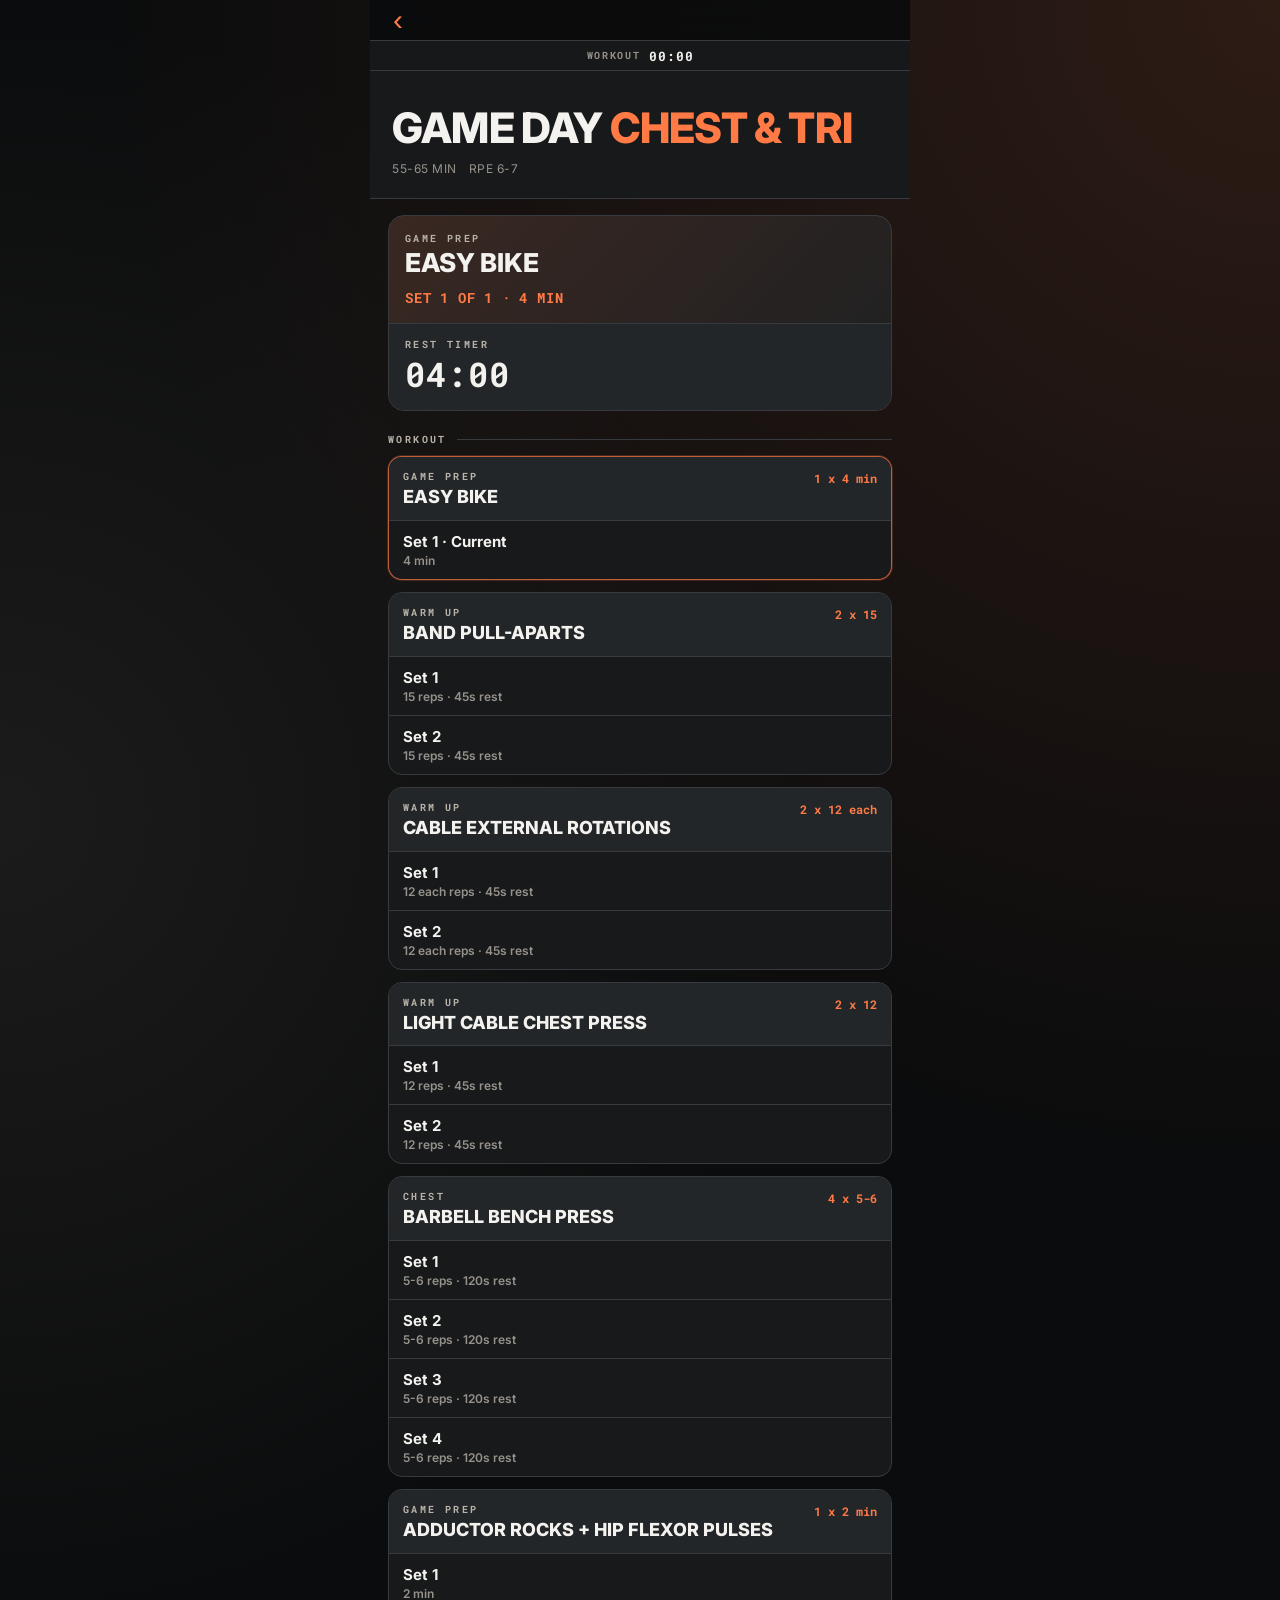
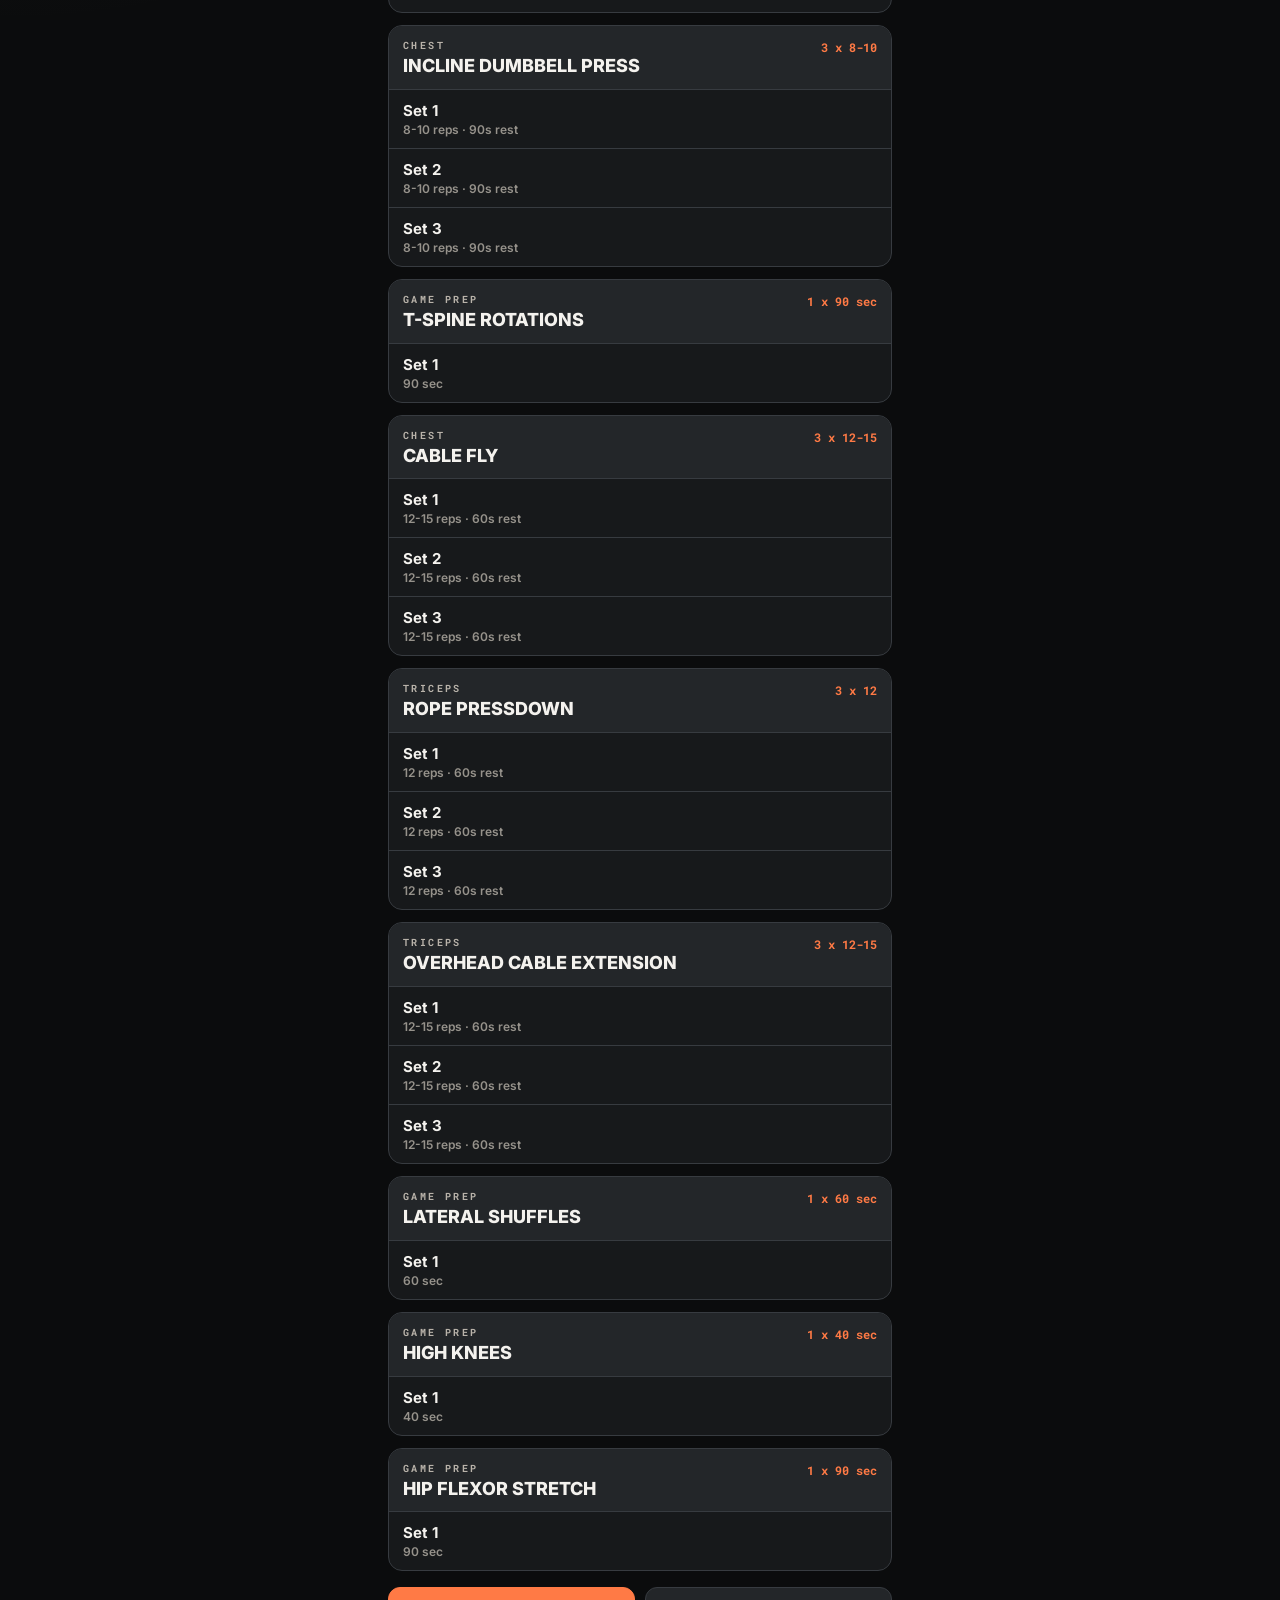
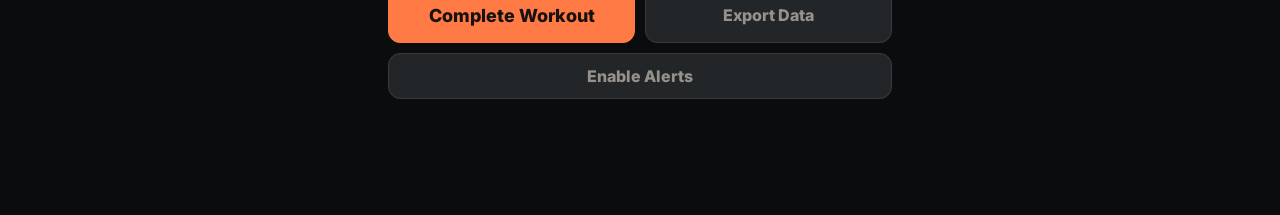
<file: workouts/game-day-chest-tri.html>
<!DOCTYPE html>
<html lang="en">
<head>
<meta charset="UTF-8">
<meta name="viewport" content="width=device-width, initial-scale=1.0, maximum-scale=1.0">
<title>Game Day Chest &amp; Tri</title>
<meta name="theme-color" content="#ff7a45">
<meta name="apple-mobile-web-app-title" content="Liftin'">
<link rel="manifest" href="../manifest.json">
<link rel="icon" href="../assets/icons/favicon.png" type="image/png">
<link rel="apple-touch-icon" href="../assets/icons/apple-touch-icon.png">
<link href="https://fonts.googleapis.com/css2?family=Inter:wght@500;600;700;800&family=Roboto+Mono:wght@500;600&display=swap" rel="stylesheet">
<link rel="stylesheet" href="../assets/css/workout-app.css">
</head>
<body>
<div class="back-bar"><a href="../index.html" aria-label="Back to Lift">&#8249;</a></div>
<div class="workout-clock" aria-live="polite">
  <span>Workout</span>
  <strong id="workoutElapsed">00:00</strong>
</div>

<header class="hero">
  <h1>Game Day <span>Chest &amp; Tri</span></h1>
  <div class="meta">
    <span>55-65 min</span>
    <span>RPE 6-7</span>
  </div>
</header>

<section class="current" aria-live="polite">
  <div class="current-main">
    <div>
      <div class="current-label" id="currentLabel">Current</div>
      <div class="current-title" id="currentTitle">Ready</div>
    </div>
    <div class="current-dose" id="currentDose">Tap a set to begin</div>
  </div>
  <div class="timer">
    <div>
      <div class="current-label">Rest Timer</div>
      <div class="timer-time" id="timerTime">01:30</div>
    </div>
  </div>
</section>

<div class="section-label">Workout</div>
<main class="exercise-list" id="exerciseList"></main>

<div class="complete-panel">
  <div class="complete-actions">
    <button type="button" class="primary" id="completeWorkout">Complete Workout</button>
    <button type="button" class="ghost" id="exportWorkoutData">Export Data</button>
  </div>
  <div class="complete-editor is-hidden" id="completeEditor">
    <label>Workout Time</label>
    <div class="complete-edit-row">
      <label class="complete-time-field" for="durationHours">Hours
        <input id="durationHours" type="number" inputmode="numeric" min="0" step="1">
      </label>
      <label class="complete-time-field" for="durationMinutes">Minutes
        <input id="durationMinutes" type="number" inputmode="numeric" min="0" max="59" step="1">
      </label>
      <button type="button" class="primary" id="saveCompleteWorkout">Save</button>
      <button type="button" class="ghost" id="cancelCompleteEdit">Cancel</button>
    </div>
  </div>
  <div class="save-note" id="saveNote"></div>
</div>

<section class="focus-screen" id="focusScreen" aria-hidden="true">
  <div class="focus-top">
    <button type="button" class="focus-back" id="exitFocus" aria-label="Back to workout plan">&#8249;</button>
    <div class="focus-status">
      <div class="focus-progress" id="focusProgress">0 / 0 sets</div>
      <div class="focus-elapsed" id="focusElapsed">00:00</div>
    </div>
  </div>
  <div class="focus-card">
    <div class="focus-main">
      <div class="focus-group" id="focusGroup">Current</div>
      <div class="focus-title" id="focusTitle">Ready</div>
      <div class="focus-set" id="focusSet">Set 1</div>
      <div class="focus-options">
        <button type="button" class="backup-toggle is-hidden" id="focusBackup"></button>
        <button type="button" class="skip-toggle is-hidden" id="focusSkip">Skip Exercise</button>
        <button type="button" class="add-set-toggle is-hidden" id="focusAddSet">Add Set</button>
        <button type="button" class="switch-ender-toggle is-hidden" id="focusSwitchEnder"></button>
      </div>
    </div>
    <div class="focus-rest">
      <div class="focus-timer-panel">
        <div class="current-label">Rest Timer</div>
        <div class="focus-time" id="focusTimerTime">00:45</div>
      </div>
      <div class="focus-inputs" id="focusInputs">
        <div class="focus-field">
          <label for="actualReps">Reps</label>
          <input id="actualReps" type="number" inputmode="numeric" min="0" placeholder="Reps">
        </div>
        <div class="focus-field weight-field" id="weightField">
          <label for="actualWeight">Weight</label>
          <input id="actualWeight" type="number" inputmode="decimal" min="0" step="0.5" placeholder="Lbs">
        </div>
      </div>
      <div class="focus-buttons">
        <button type="button" class="ghost focus-next is-hidden" id="focusNext">Next</button>
        <button type="button" class="primary focus-log" id="focusLogSet">Log Set</button>
      </div>
    </div>
  </div>
</section>

<script>
  window.liftWorkoutConfig = {
  "title": "Game Day Chest & Tri",
  "stateKey": "standalone-lift-game-day-chest-tri-state",
  "historyKey": "standalone-lift-game-day-chest-tri-history",
  "source": "Lift Log - Game Day Chest & Tri",
  "exportPrefix": "lift-game-day-chest-tri",
  "workout": [
    {
      "group": "Game Prep",
      "name": "Easy bike",
      "sets": 1,
      "reps": "4 min",
      "rest": 0,
      "track": "none",
      "duration": 240
    },
    {
      "group": "Warm Up",
      "name": "Band pull-aparts",
      "sets": 2,
      "reps": "15",
      "rest": 45,
      "track": "none"
    },
    {
      "group": "Warm Up",
      "name": "Cable external rotations",
      "sets": 2,
      "reps": "12 each",
      "rest": 45,
      "track": "none"
    },
    {
      "group": "Warm Up",
      "name": "Light cable chest press",
      "sets": 2,
      "reps": "12",
      "rest": 45,
      "track": "none"
    },
    {
      "group": "Chest",
      "name": "Barbell bench press",
      "sets": 4,
      "reps": "5-6",
      "rest": 120,
      "track": "weight"
    },
    {
      "group": "Game Prep",
      "name": "Adductor rocks + hip flexor pulses",
      "sets": 1,
      "reps": "2 min",
      "rest": 0,
      "track": "none",
      "duration": 120
    },
    {
      "group": "Chest",
      "name": "Incline dumbbell press",
      "sets": 3,
      "reps": "8-10",
      "rest": 90,
      "track": "weight"
    },
    {
      "group": "Game Prep",
      "name": "T-spine rotations",
      "sets": 1,
      "reps": "90 sec",
      "rest": 0,
      "track": "none",
      "duration": 90
    },
    {
      "group": "Chest",
      "name": "Cable fly",
      "sets": 3,
      "reps": "12-15",
      "rest": 60,
      "track": "weight"
    },
    {
      "group": "Triceps",
      "name": "Rope pressdown",
      "sets": 3,
      "reps": "12",
      "rest": 60,
      "track": "weight"
    },
    {
      "group": "Triceps",
      "name": "Overhead cable extension",
      "sets": 3,
      "reps": "12-15",
      "rest": 60,
      "track": "weight"
    },
    {
      "group": "Game Prep",
      "name": "Lateral shuffles",
      "sets": 1,
      "reps": "60 sec",
      "rest": 0,
      "track": "none",
      "duration": 60
    },
    {
      "group": "Game Prep",
      "name": "High knees",
      "sets": 1,
      "reps": "40 sec",
      "rest": 0,
      "track": "none",
      "duration": 40
    },
    {
      "group": "Game Prep",
      "name": "Hip flexor stretch",
      "sets": 1,
      "reps": "90 sec",
      "rest": 0,
      "track": "none",
      "duration": 90
    }
  ]
};
</script>
<script src="../assets/js/workout-app.js?v=30"></script>
<script>
  if ('serviceWorker' in navigator) {
    navigator.serviceWorker.register('../sw.js');
  }
</script>
</body>
</html>
</file>
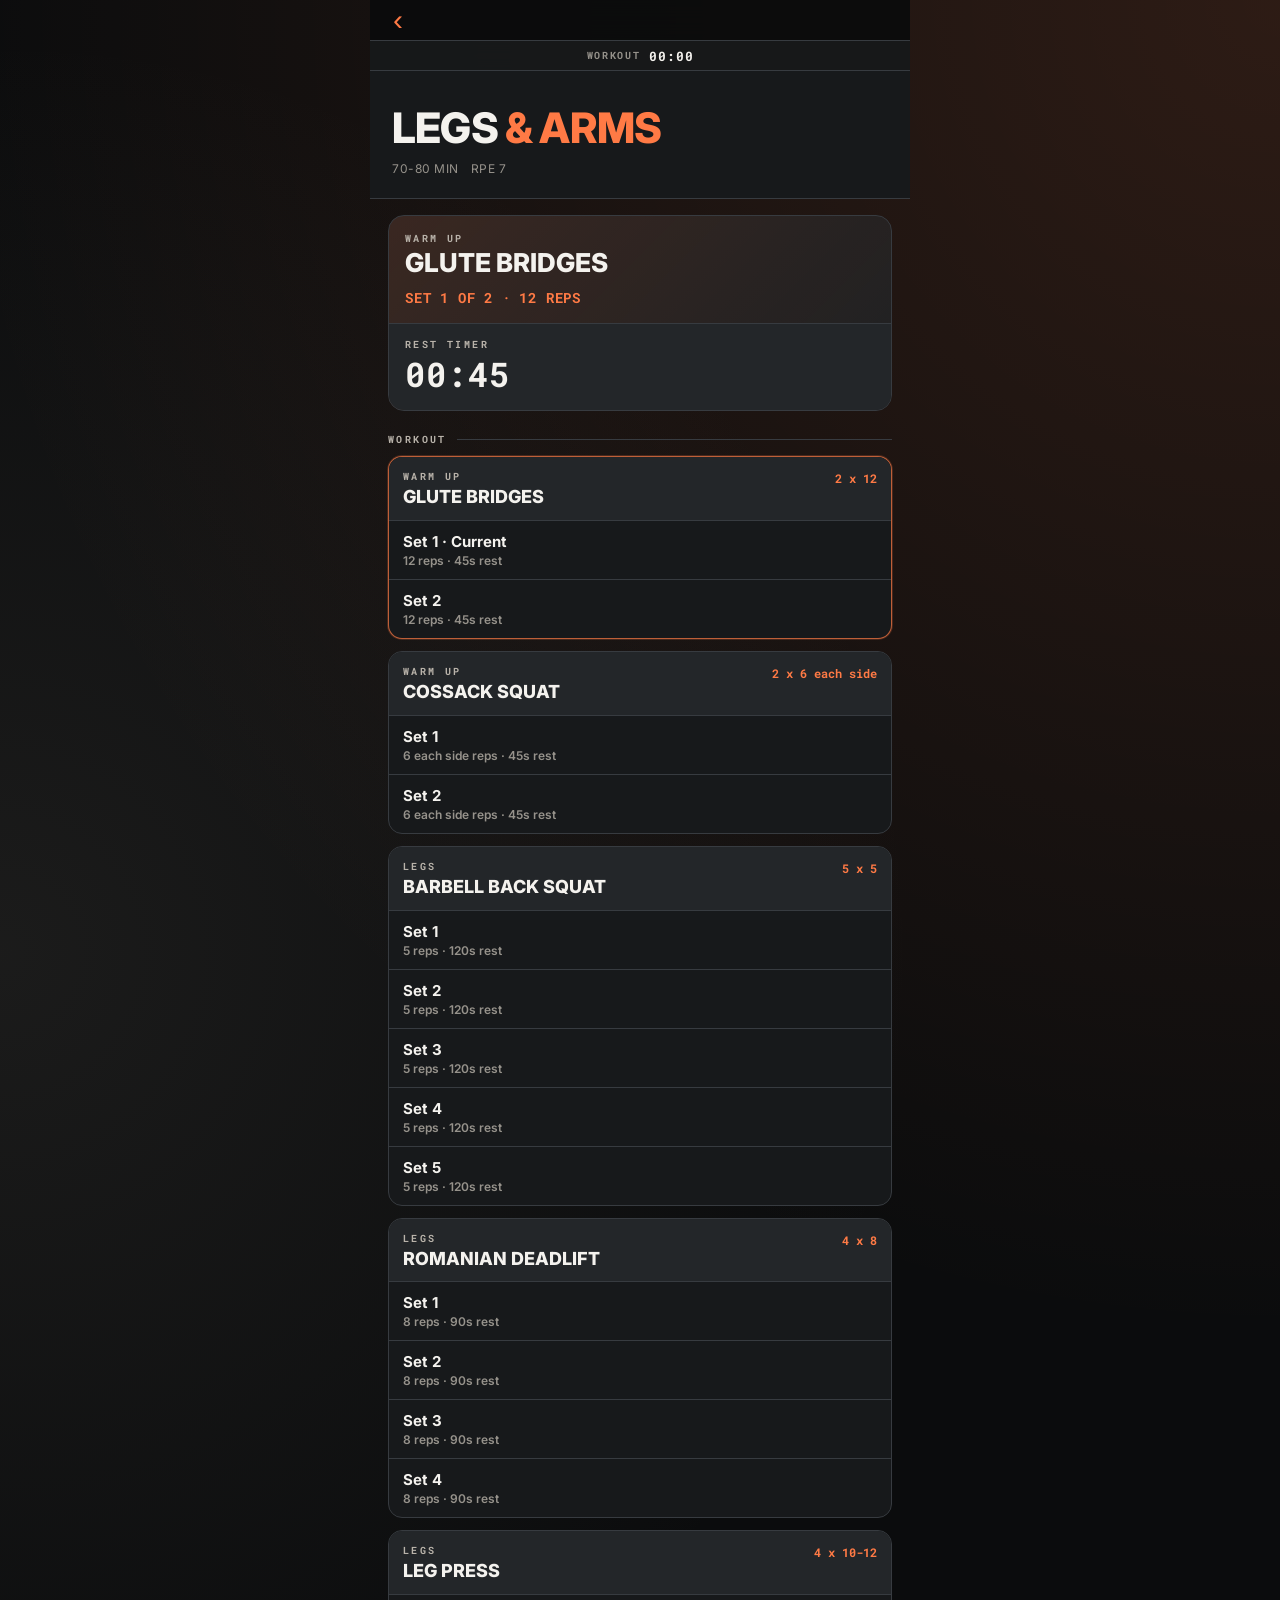
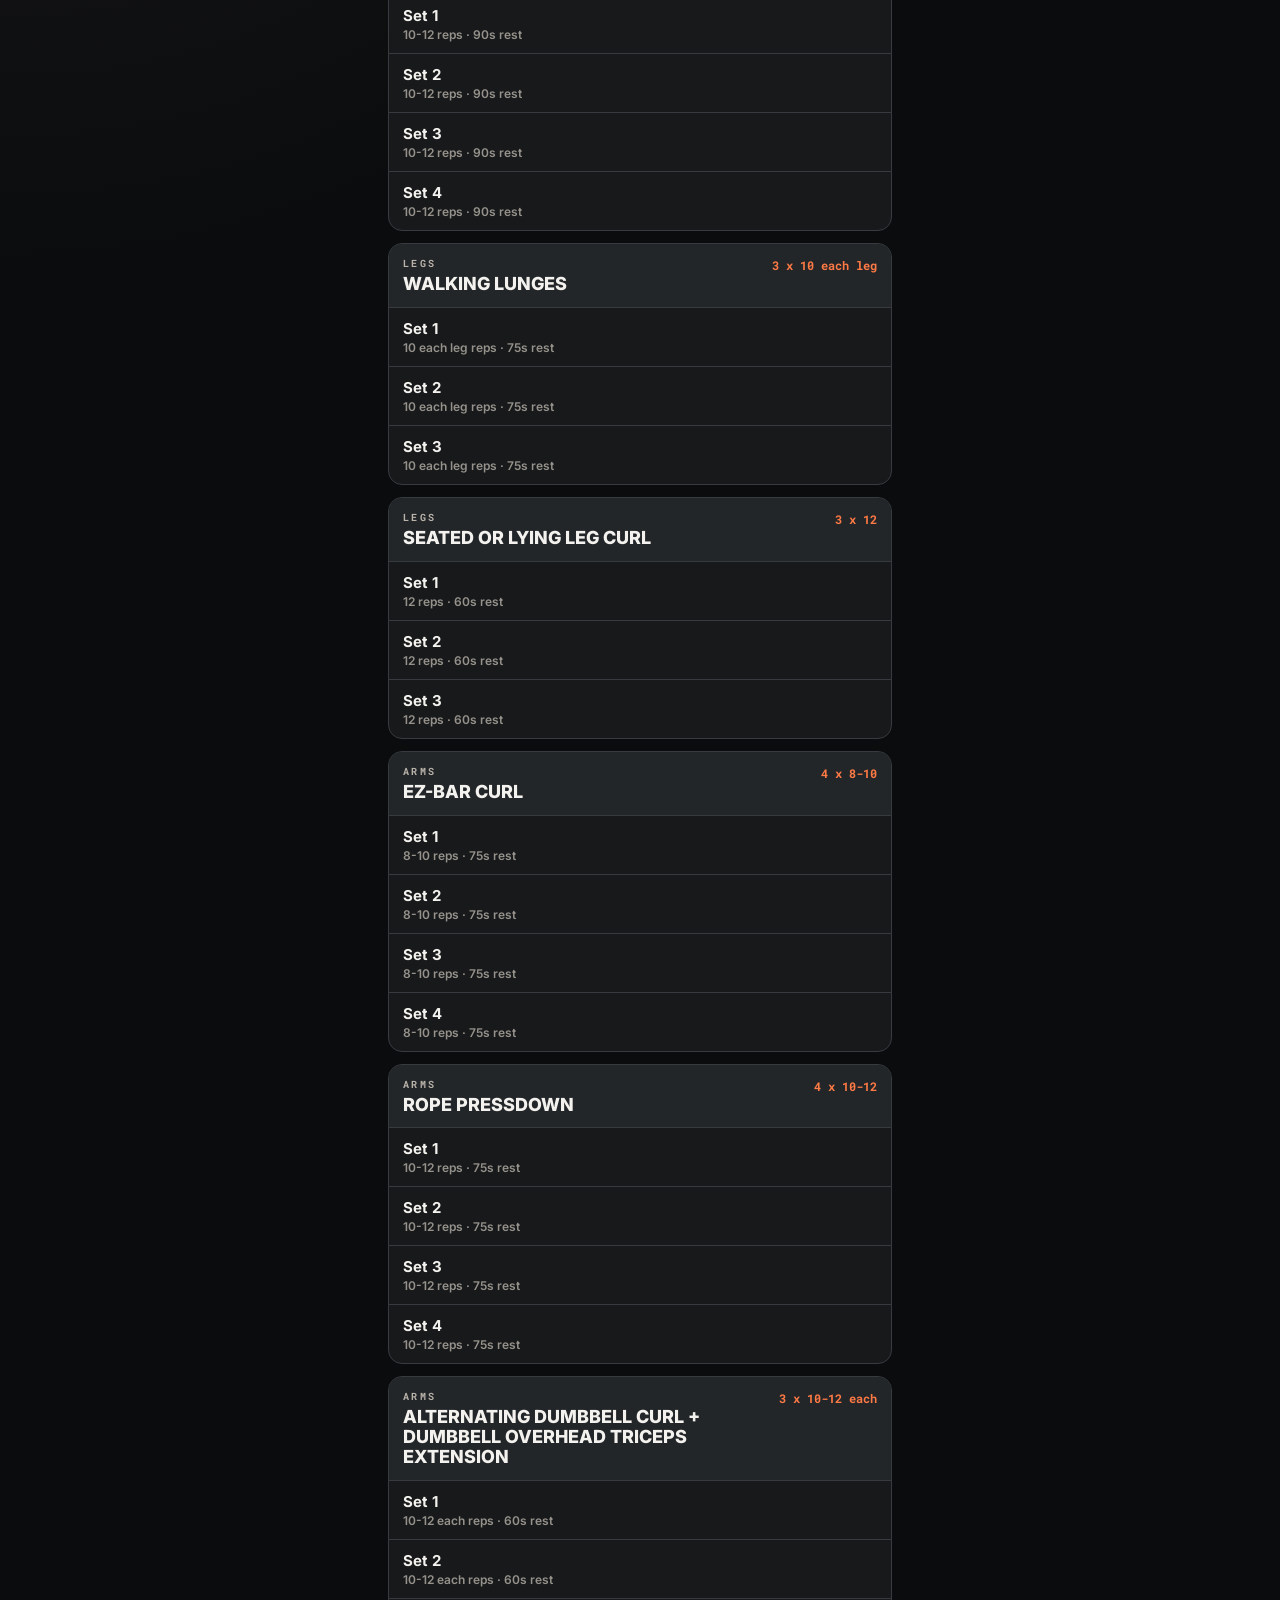
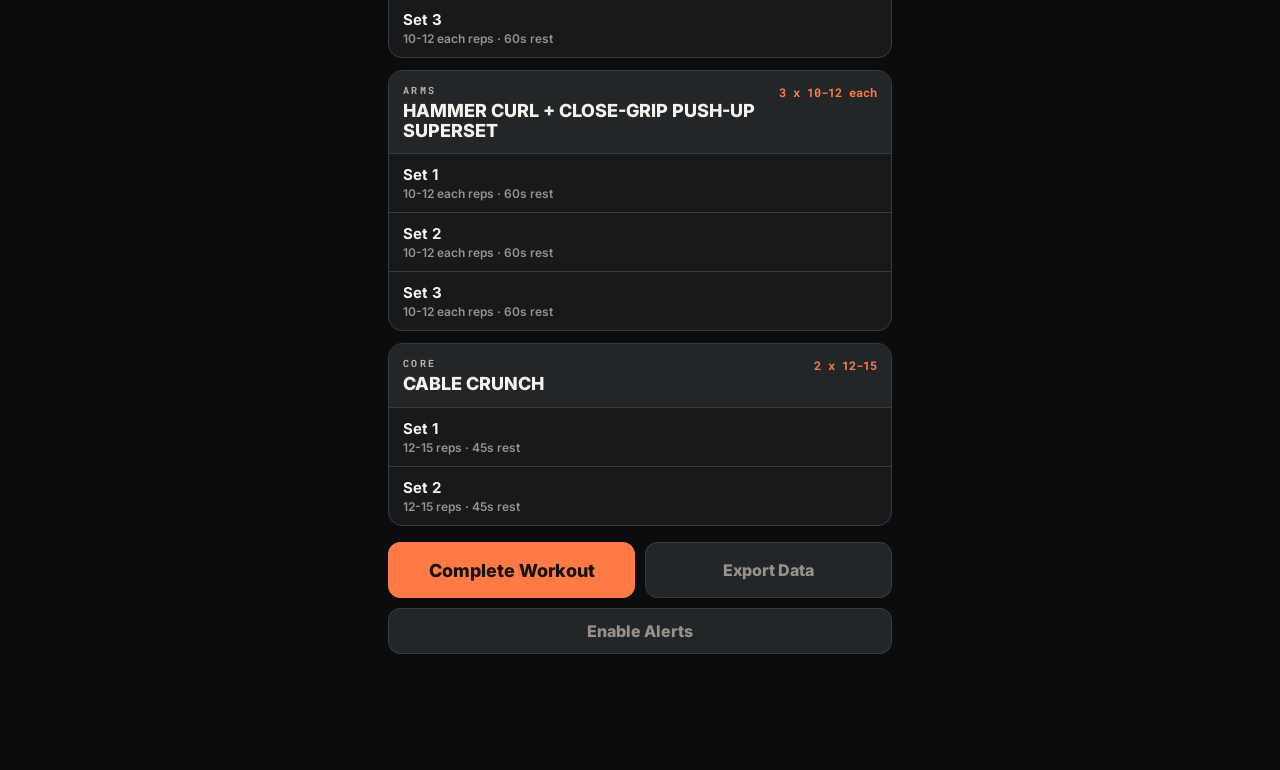
<file: workouts/legs-arms.html>
<!DOCTYPE html>
<html lang="en">
<head>
<meta charset="UTF-8">
<meta name="viewport" content="width=device-width, initial-scale=1.0, maximum-scale=1.0">
<title>Legs &amp; Arms</title>
<meta name="theme-color" content="#ff7a45">
<meta name="apple-mobile-web-app-title" content="Liftin'">
<link rel="manifest" href="../manifest.json">
<link rel="icon" href="../assets/icons/favicon.png" type="image/png">
<link rel="apple-touch-icon" href="../assets/icons/apple-touch-icon.png">
<link href="https://fonts.googleapis.com/css2?family=Inter:wght@500;600;700;800&family=Roboto+Mono:wght@500;600&display=swap" rel="stylesheet">
<link rel="stylesheet" href="../assets/css/workout-app.css">
</head>
<body>
<div class="back-bar"><a href="../index.html" aria-label="Back to Lift">&#8249;</a></div>
<div class="workout-clock" aria-live="polite">
  <span>Workout</span>
  <strong id="workoutElapsed">00:00</strong>
</div>

<header class="hero">
  <h1>Legs <span>&amp; Arms</span></h1>
  <div class="meta">
    <span>70-80 min</span>
    <span>RPE 7</span>
  </div>
</header>

<section class="current" aria-live="polite">
  <div class="current-main">
    <div>
      <div class="current-label" id="currentLabel">Current</div>
      <div class="current-title" id="currentTitle">Ready</div>
    </div>
    <div class="current-dose" id="currentDose">Tap a set to begin</div>
  </div>
  <div class="timer">
    <div>
      <div class="current-label">Rest Timer</div>
      <div class="timer-time" id="timerTime">01:30</div>
    </div>
  </div>
</section>

<div class="section-label">Workout</div>
<main class="exercise-list" id="exerciseList"></main>

<div class="complete-panel">
  <div class="complete-actions">
    <button type="button" class="primary" id="completeWorkout">Complete Workout</button>
    <button type="button" class="ghost" id="exportWorkoutData">Export Data</button>
  </div>
  <div class="complete-editor is-hidden" id="completeEditor">
    <label>Workout Time</label>
    <div class="complete-edit-row">
      <label class="complete-time-field" for="durationHours">Hours
        <input id="durationHours" type="number" inputmode="numeric" min="0" step="1">
      </label>
      <label class="complete-time-field" for="durationMinutes">Minutes
        <input id="durationMinutes" type="number" inputmode="numeric" min="0" max="59" step="1">
      </label>
      <button type="button" class="primary" id="saveCompleteWorkout">Save</button>
      <button type="button" class="ghost" id="cancelCompleteEdit">Cancel</button>
    </div>
  </div>
  <div class="save-note" id="saveNote"></div>
</div>

<section class="focus-screen" id="focusScreen" aria-hidden="true">
  <div class="focus-top">
    <button type="button" class="focus-back" id="exitFocus" aria-label="Back to workout plan">&#8249;</button>
    <div class="focus-status">
      <div class="focus-progress" id="focusProgress">0 / 0 sets</div>
      <div class="focus-elapsed" id="focusElapsed">00:00</div>
    </div>
  </div>
  <div class="focus-card">
    <div class="focus-main">
      <div class="focus-group" id="focusGroup">Current</div>
      <div class="focus-title" id="focusTitle">Ready</div>
      <div class="focus-set" id="focusSet">Set 1</div>
      <div class="focus-options">
        <button type="button" class="backup-toggle is-hidden" id="focusBackup"></button>
        <button type="button" class="skip-toggle is-hidden" id="focusSkip">Skip Exercise</button>
        <button type="button" class="add-set-toggle is-hidden" id="focusAddSet">Add Set</button>
        <button type="button" class="switch-ender-toggle is-hidden" id="focusSwitchEnder"></button>
      </div>
    </div>
    <div class="focus-rest">
      <div class="focus-timer-panel">
        <div class="current-label">Rest Timer</div>
        <div class="focus-time" id="focusTimerTime">00:45</div>
      </div>
      <div class="focus-inputs" id="focusInputs">
        <div class="focus-field">
          <label for="actualReps">Reps</label>
          <input id="actualReps" type="number" inputmode="numeric" min="0" placeholder="Reps">
        </div>
        <div class="focus-field weight-field" id="weightField">
          <label for="actualWeight">Weight</label>
          <input id="actualWeight" type="number" inputmode="decimal" min="0" step="0.5" placeholder="Lbs">
        </div>
      </div>
      <div class="focus-buttons">
        <button type="button" class="ghost focus-next is-hidden" id="focusNext">Next</button>
        <button type="button" class="primary focus-log" id="focusLogSet">Log Set</button>
      </div>
    </div>
  </div>
</section>

<script>
  window.liftWorkoutConfig = {
  "title": "Legs & Arms",
  "stateKey": "standalone-lift-legs-arms-state",
  "historyKey": "standalone-lift-legs-arms-history",
  "source": "Lift Log - Legs & Arms",
  "exportPrefix": "lift-legs-arms",
  "workout": [
    {
      "group": "Warm Up",
      "name": "Dynamic Warmup",
      "sets": 2,
      "reps": "Prep",
      "rest": 45,
      "track": "none",
      "dynamicWarmup": true,
      "warmupCategory": "lower",
      "warmupSlot": "opener"
    },
    {
      "group": "Warm Up",
      "name": "Dynamic Warmup",
      "sets": 2,
      "reps": "Prep",
      "rest": 45,
      "track": "none",
      "dynamicWarmup": true,
      "warmupCategory": "lower",
      "warmupSlot": "pattern"
    },
    {
      "group": "Legs",
      "name": "Barbell back squat",
      "sets": 5,
      "reps": "5",
      "rest": 120,
      "track": "weight"
    },
    {
      "group": "Legs",
      "name": "Romanian deadlift",
      "sets": 4,
      "reps": "8",
      "rest": 90,
      "track": "weight"
    },
    {
      "group": "Legs",
      "name": "Leg press",
      "sets": 4,
      "reps": "10-12",
      "rest": 90,
      "track": "weight"
    },
    {
      "group": "Legs",
      "name": "Walking lunges",
      "sets": 3,
      "reps": "10 each leg",
      "rest": 75,
      "track": "weight"
    },
    {
      "group": "Legs",
      "name": "Seated or lying leg curl",
      "sets": 3,
      "reps": "12",
      "rest": 60,
      "track": "weight"
    },
    {
      "group": "Arms",
      "name": "EZ-bar curl",
      "sets": 4,
      "reps": "8-10",
      "rest": 75,
      "track": "weight"
    },
    {
      "group": "Arms",
      "name": "Rope pressdown",
      "sets": 4,
      "reps": "10-12",
      "rest": 75,
      "track": "weight"
    },
    {
      "group": "Arms",
      "name": "Alternating dumbbell curl + dumbbell overhead triceps extension",
      "sets": 3,
      "reps": "10-12 each",
      "rest": 60,
      "track": "none"
    },
    {
      "group": "Arms",
      "name": "Hammer curl + close-grip push-up superset",
      "sets": 3,
      "reps": "10-12 each",
      "rest": 60,
      "track": "none"
    },
    {
      "group": "Finisher",
      "name": "Dynamic Ender",
      "sets": 2,
      "reps": "10 min",
      "rest": 0,
      "track": "none",
      "dynamicFinisher": true
    }
  ]
};
</script>
<script src="../assets/js/workout-app.js?v=30"></script>
<script>
  if ('serviceWorker' in navigator) {
    navigator.serviceWorker.register('../sw.js');
  }
</script>
</body>
</html>
</file>
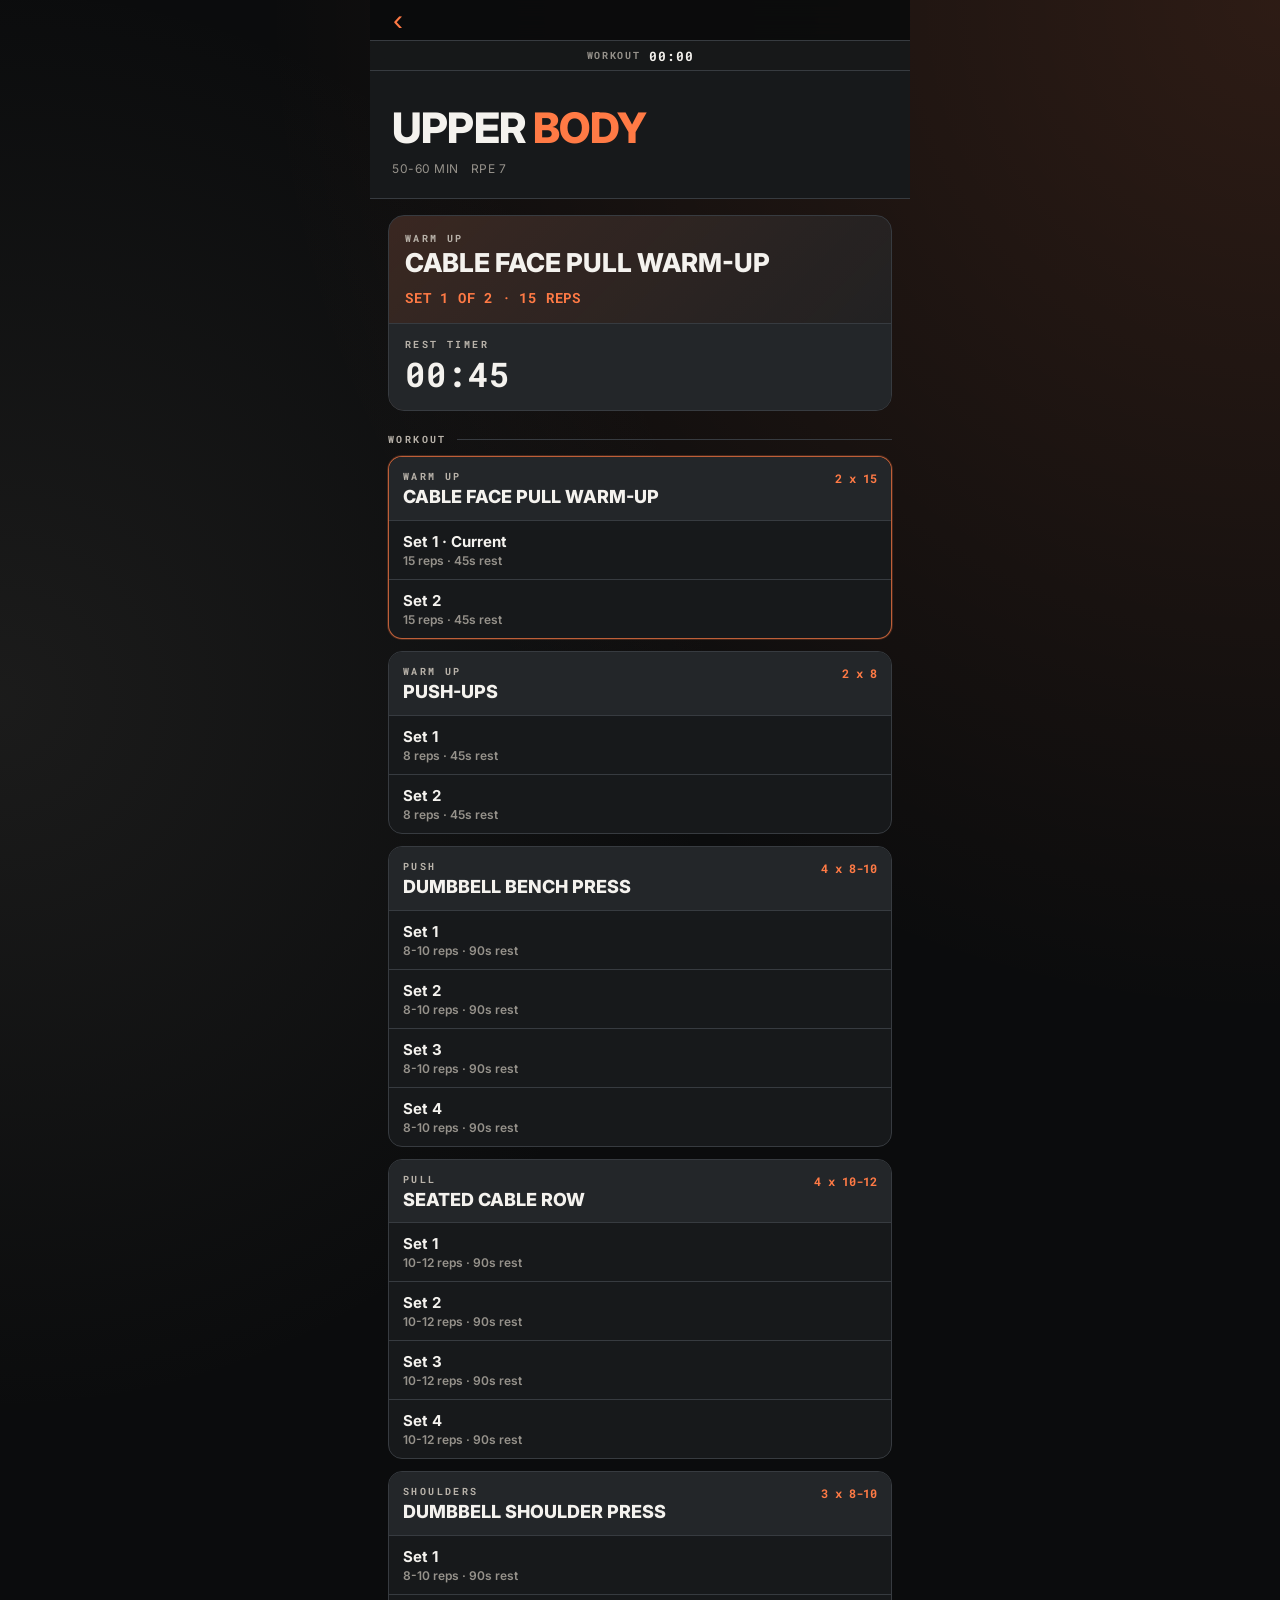
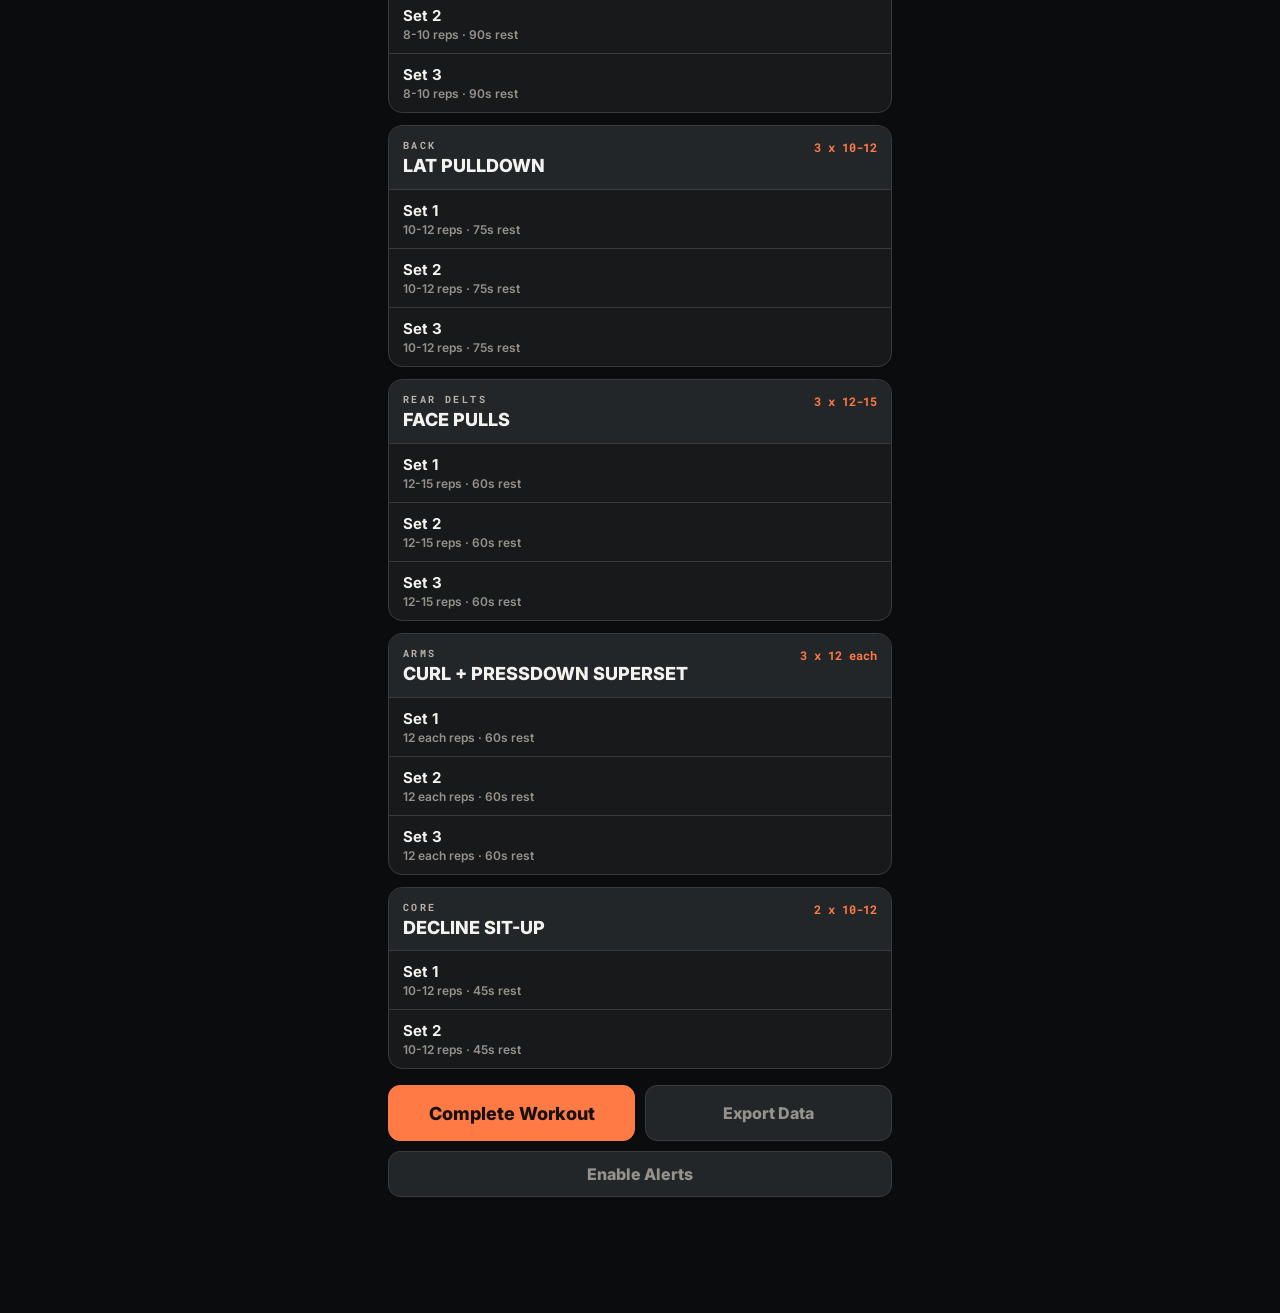
<file: workouts/upper-body-today.html>
<!DOCTYPE html>
<html lang="en">
<head>
<meta charset="UTF-8">
<meta name="viewport" content="width=device-width, initial-scale=1.0, maximum-scale=1.0">
<title>Upper Body Today</title>
<meta name="theme-color" content="#ff7a45">
<meta name="apple-mobile-web-app-title" content="Liftin'">
<link rel="manifest" href="../manifest.json">
<link rel="icon" href="../assets/icons/favicon.png" type="image/png">
<link rel="apple-touch-icon" href="../assets/icons/apple-touch-icon.png">
<link href="https://fonts.googleapis.com/css2?family=Inter:wght@500;600;700;800&family=Roboto+Mono:wght@500;600&display=swap" rel="stylesheet">
<link rel="stylesheet" href="../assets/css/workout-app.css">
</head>
<body>
<div class="back-bar"><a href="../index.html" aria-label="Back to Lift">&#8249;</a></div>
<div class="workout-clock" aria-live="polite">
  <span>Workout</span>
  <strong id="workoutElapsed">00:00</strong>
</div>

<header class="hero">
  <h1>Upper <span>Body</span></h1>
  <div class="meta">
    <span>50-60 min</span>
    <span>RPE 7</span>
  </div>
</header>

<section class="current" aria-live="polite">
  <div class="current-main">
    <div>
      <div class="current-label" id="currentLabel">Current</div>
      <div class="current-title" id="currentTitle">Ready</div>
    </div>
    <div class="current-dose" id="currentDose">Tap a set to begin</div>
  </div>
  <div class="timer">
    <div>
      <div class="current-label">Rest Timer</div>
      <div class="timer-time" id="timerTime">01:30</div>
    </div>
  </div>
</section>

<div class="section-label">Workout</div>
<main class="exercise-list" id="exerciseList"></main>

<div class="complete-panel">
  <div class="complete-actions">
    <button type="button" class="primary" id="completeWorkout">Complete Workout</button>
    <button type="button" class="ghost" id="exportWorkoutData">Export Data</button>
  </div>
  <div class="complete-editor is-hidden" id="completeEditor">
    <label>Workout Time</label>
    <div class="complete-edit-row">
      <label class="complete-time-field" for="durationHours">Hours
        <input id="durationHours" type="number" inputmode="numeric" min="0" step="1">
      </label>
      <label class="complete-time-field" for="durationMinutes">Minutes
        <input id="durationMinutes" type="number" inputmode="numeric" min="0" max="59" step="1">
      </label>
      <button type="button" class="primary" id="saveCompleteWorkout">Save</button>
      <button type="button" class="ghost" id="cancelCompleteEdit">Cancel</button>
    </div>
  </div>
  <div class="save-note" id="saveNote"></div>
</div>

<section class="focus-screen" id="focusScreen" aria-hidden="true">
  <div class="focus-top">
    <button type="button" class="focus-back" id="exitFocus" aria-label="Back to workout plan">&#8249;</button>
    <div class="focus-status">
      <div class="focus-progress" id="focusProgress">0 / 0 sets</div>
      <div class="focus-elapsed" id="focusElapsed">00:00</div>
    </div>
  </div>
  <div class="focus-card">
    <div class="focus-main">
      <div class="focus-group" id="focusGroup">Current</div>
      <div class="focus-title" id="focusTitle">Ready</div>
      <div class="focus-set" id="focusSet">Set 1</div>
      <div class="focus-options">
        <button type="button" class="backup-toggle is-hidden" id="focusBackup"></button>
        <button type="button" class="skip-toggle is-hidden" id="focusSkip">Skip Exercise</button>
        <button type="button" class="add-set-toggle is-hidden" id="focusAddSet">Add Set</button>
        <button type="button" class="switch-ender-toggle is-hidden" id="focusSwitchEnder"></button>
      </div>
    </div>
    <div class="focus-rest">
      <div class="focus-timer-panel">
        <div class="current-label">Rest Timer</div>
        <div class="focus-time" id="focusTimerTime">00:45</div>
      </div>
      <div class="focus-inputs" id="focusInputs">
        <div class="focus-field">
          <label for="actualReps">Reps</label>
          <input id="actualReps" type="number" inputmode="numeric" min="0" placeholder="Reps">
        </div>
        <div class="focus-field weight-field" id="weightField">
          <label for="actualWeight">Weight</label>
          <input id="actualWeight" type="number" inputmode="decimal" min="0" step="0.5" placeholder="Lbs">
        </div>
      </div>
      <div class="focus-buttons">
        <button type="button" class="ghost focus-next is-hidden" id="focusNext">Next</button>
        <button type="button" class="primary focus-log" id="focusLogSet">Log Set</button>
      </div>
    </div>
  </div>
</section>

<script>
  window.liftWorkoutConfig = {
  "title": "Upper Body Today",
  "stateKey": "standalone-lift-upper-body-state",
  "historyKey": "standalone-lift-workout-history",
  "source": "Lift Log",
  "exportPrefix": "lift-workouts",
  "workout": [
    {
      "group": "Warm Up",
      "name": "Dynamic Warmup",
      "sets": 2,
      "reps": "Prep",
      "rest": 45,
      "track": "none",
      "dynamicWarmup": true,
      "warmupCategory": "upper",
      "warmupSlot": "opener"
    },
    {
      "group": "Warm Up",
      "name": "Dynamic Warmup",
      "sets": 2,
      "reps": "Prep",
      "rest": 45,
      "track": "none",
      "dynamicWarmup": true,
      "warmupCategory": "upper",
      "warmupSlot": "pattern"
    },
    {
      "group": "Push",
      "name": "Dumbbell bench press",
      "sets": 4,
      "reps": "8-10",
      "rest": 90,
      "track": "weight"
    },
    {
      "group": "Pull",
      "name": "Seated cable row",
      "sets": 4,
      "reps": "10-12",
      "rest": 90,
      "track": "weight"
    },
    {
      "group": "Shoulders",
      "name": "Dumbbell shoulder press",
      "sets": 3,
      "reps": "8-10",
      "rest": 90,
      "track": "weight"
    },
    {
      "group": "Back",
      "name": "Lat pulldown",
      "sets": 3,
      "reps": "10-12",
      "rest": 75,
      "track": "weight"
    },
    {
      "group": "Rear Delts",
      "name": "Face pulls",
      "sets": 3,
      "reps": "12-15",
      "rest": 60,
      "track": "weight"
    },
    {
      "group": "Arms",
      "name": "Curl + pressdown superset",
      "sets": 3,
      "reps": "12 each",
      "rest": 60,
      "track": "none"
    },
    {
      "group": "Finisher",
      "name": "Dynamic Ender",
      "sets": 2,
      "reps": "10 min",
      "rest": 0,
      "track": "none",
      "dynamicFinisher": true
    }
  ]
};
</script>
<script src="../assets/js/workout-app.js"></script>
<script>
  if ('serviceWorker' in navigator) {
    navigator.serviceWorker.register('../sw.js');
  }
</script>
</body>
</html>
</file>
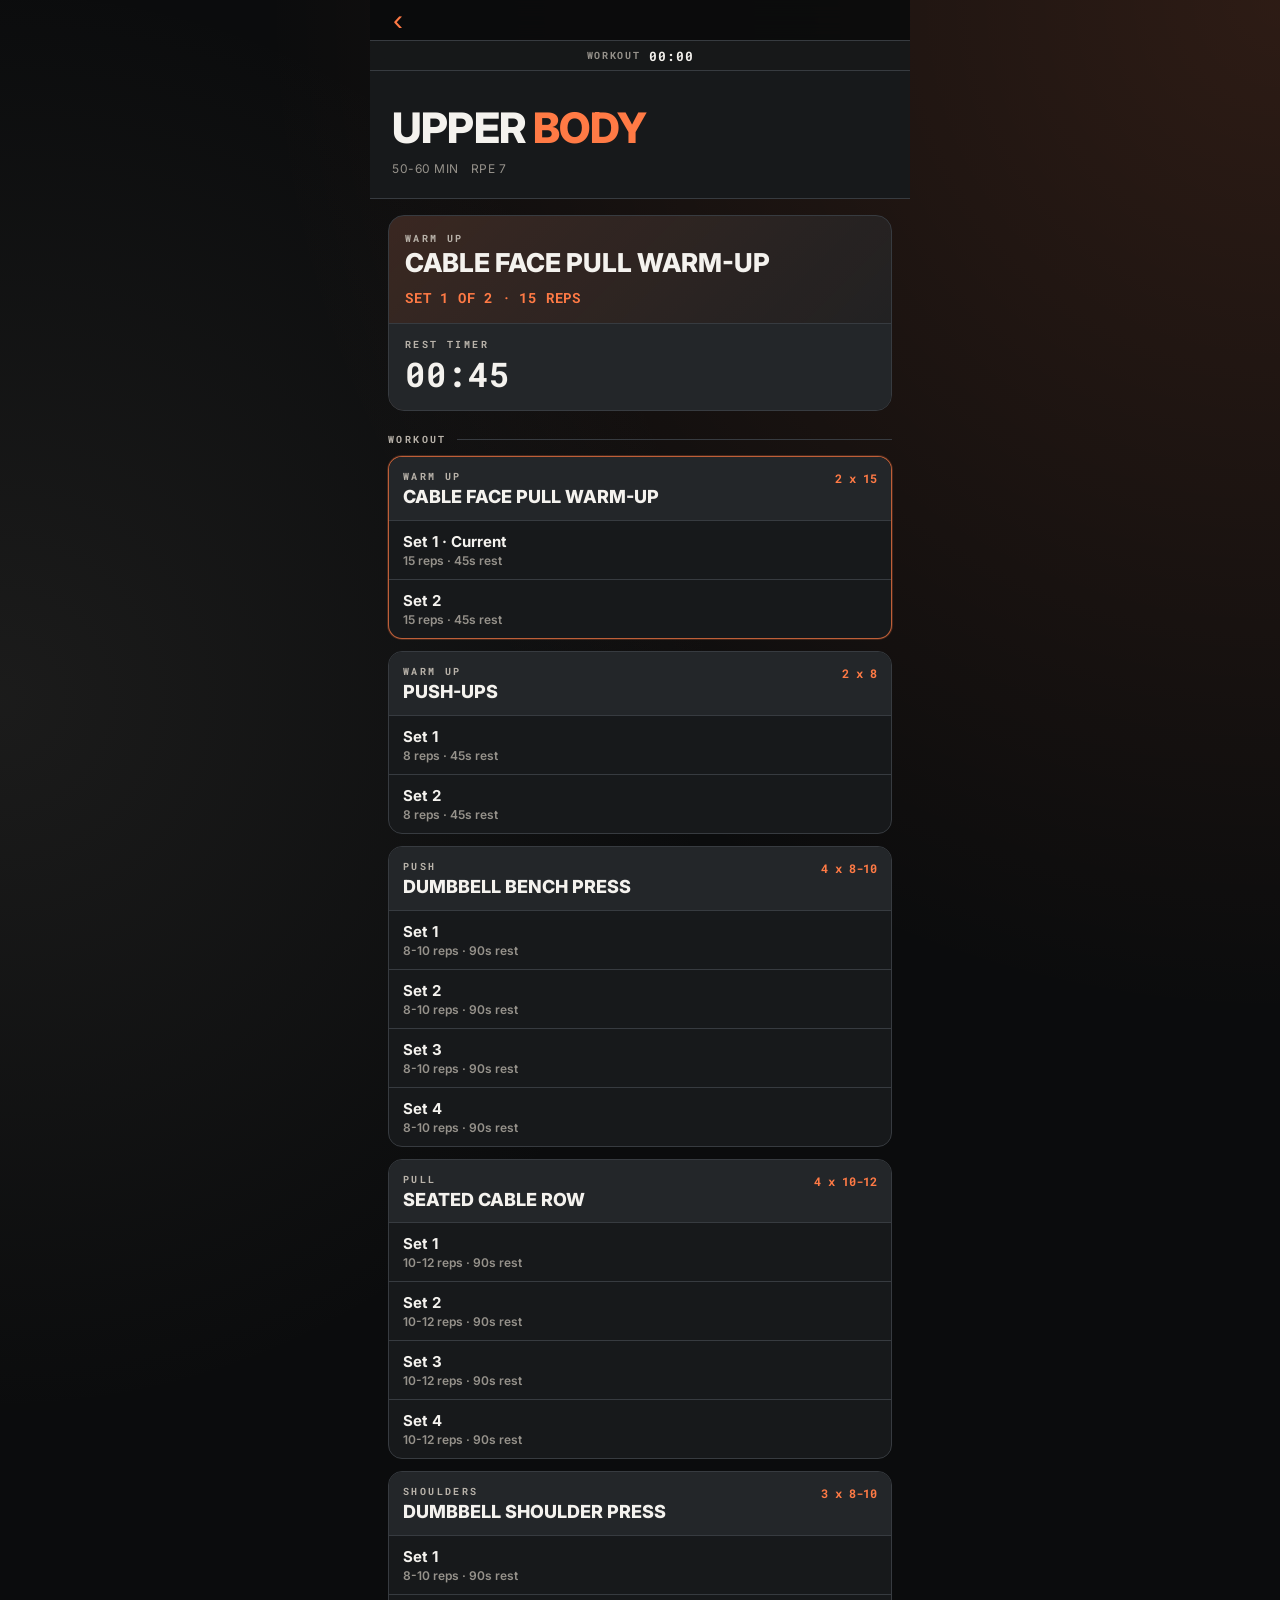
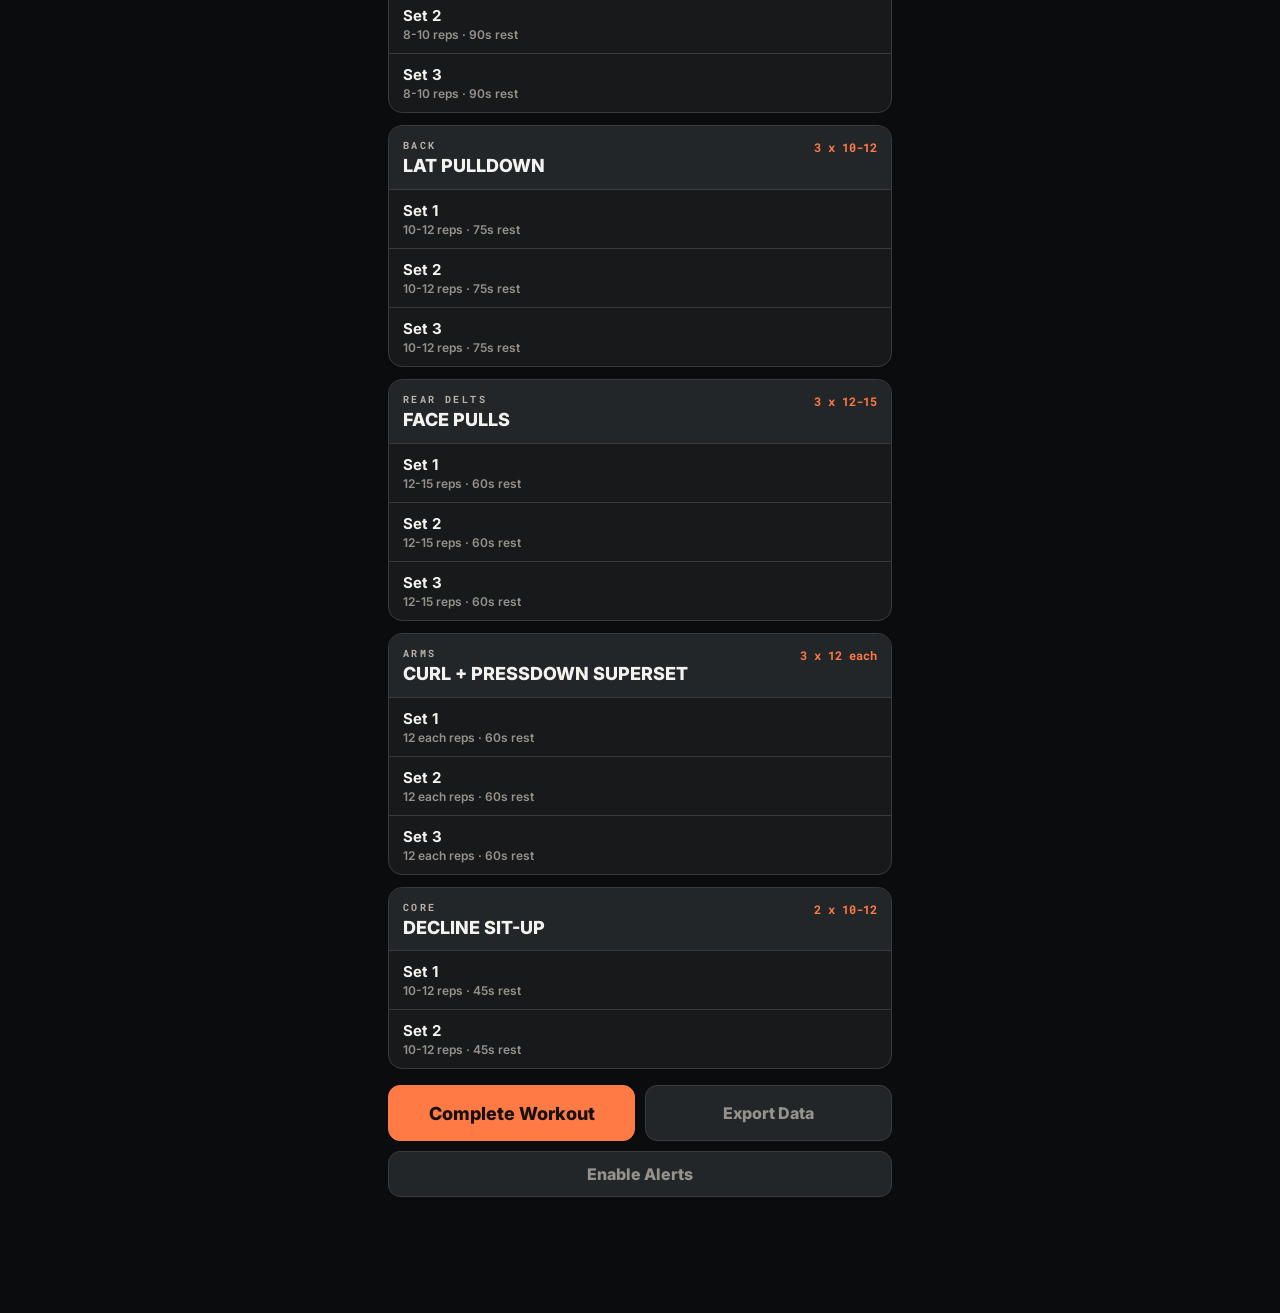
<file: workouts/upper-body.html>
<!DOCTYPE html>
<html lang="en">
<head>
<meta charset="UTF-8">
<meta name="viewport" content="width=device-width, initial-scale=1.0, maximum-scale=1.0">
<title>Upper Body</title>
<meta name="theme-color" content="#ff7a45">
<meta name="apple-mobile-web-app-title" content="Liftin'">
<link rel="manifest" href="../manifest.json">
<link rel="icon" href="../assets/icons/favicon.png" type="image/png">
<link rel="apple-touch-icon" href="../assets/icons/apple-touch-icon.png">
<link href="https://fonts.googleapis.com/css2?family=Inter:wght@500;600;700;800&family=Roboto+Mono:wght@500;600&display=swap" rel="stylesheet">
<link rel="stylesheet" href="../assets/css/workout-app.css">
</head>
<body>
<div class="back-bar"><a href="../index.html" aria-label="Back to Lift">&#8249;</a></div>
<div class="workout-clock" aria-live="polite">
  <span>Workout</span>
  <strong id="workoutElapsed">00:00</strong>
</div>

<header class="hero">
  <h1>Upper <span>Body</span></h1>
  <div class="meta">
    <span>50-60 min</span>
    <span>RPE 7</span>
  </div>
</header>

<section class="current" aria-live="polite">
  <div class="current-main">
    <div>
      <div class="current-label" id="currentLabel">Current</div>
      <div class="current-title" id="currentTitle">Ready</div>
    </div>
    <div class="current-dose" id="currentDose">Tap a set to begin</div>
  </div>
  <div class="timer">
    <div>
      <div class="current-label">Rest Timer</div>
      <div class="timer-time" id="timerTime">01:30</div>
    </div>
  </div>
</section>

<div class="section-label">Workout</div>
<main class="exercise-list" id="exerciseList"></main>

<div class="complete-panel">
  <div class="complete-actions">
    <button type="button" class="primary" id="completeWorkout">Complete Workout</button>
    <button type="button" class="ghost" id="exportWorkoutData">Export Data</button>
  </div>
  <div class="complete-editor is-hidden" id="completeEditor">
    <label>Workout Time</label>
    <div class="complete-edit-row">
      <label class="complete-time-field" for="durationHours">Hours
        <input id="durationHours" type="number" inputmode="numeric" min="0" step="1">
      </label>
      <label class="complete-time-field" for="durationMinutes">Minutes
        <input id="durationMinutes" type="number" inputmode="numeric" min="0" max="59" step="1">
      </label>
      <button type="button" class="primary" id="saveCompleteWorkout">Save</button>
      <button type="button" class="ghost" id="cancelCompleteEdit">Cancel</button>
    </div>
  </div>
  <div class="save-note" id="saveNote"></div>
</div>

<section class="focus-screen" id="focusScreen" aria-hidden="true">
  <div class="focus-top">
    <button type="button" class="focus-back" id="exitFocus" aria-label="Back to workout plan">&#8249;</button>
    <div class="focus-status">
      <div class="focus-progress" id="focusProgress">0 / 0 sets</div>
      <div class="focus-elapsed" id="focusElapsed">00:00</div>
    </div>
  </div>
  <div class="focus-card">
    <div class="focus-main">
      <div class="focus-group" id="focusGroup">Current</div>
      <div class="focus-title" id="focusTitle">Ready</div>
      <div class="focus-set" id="focusSet">Set 1</div>
      <div class="focus-options">
        <button type="button" class="backup-toggle is-hidden" id="focusBackup"></button>
        <button type="button" class="skip-toggle is-hidden" id="focusSkip">Skip Exercise</button>
        <button type="button" class="add-set-toggle is-hidden" id="focusAddSet">Add Set</button>
        <button type="button" class="switch-ender-toggle is-hidden" id="focusSwitchEnder"></button>
      </div>
    </div>
    <div class="focus-rest">
      <div class="focus-timer-panel">
        <div class="current-label">Rest Timer</div>
        <div class="focus-time" id="focusTimerTime">00:45</div>
      </div>
      <div class="focus-inputs" id="focusInputs">
        <div class="focus-field">
          <label for="actualReps">Reps</label>
          <input id="actualReps" type="number" inputmode="numeric" min="0" placeholder="Reps">
        </div>
        <div class="focus-field weight-field" id="weightField">
          <label for="actualWeight">Weight</label>
          <input id="actualWeight" type="number" inputmode="decimal" min="0" step="0.5" placeholder="Lbs">
        </div>
      </div>
      <div class="focus-buttons">
        <button type="button" class="ghost focus-next is-hidden" id="focusNext">Next</button>
        <button type="button" class="primary focus-log" id="focusLogSet">Log Set</button>
      </div>
    </div>
  </div>
</section>

<script>
  window.liftWorkoutConfig = {
  "title": "Upper Body",
  "stateKey": "standalone-lift-upper-body-state",
  "historyKey": "standalone-lift-workout-history",
  "source": "Lift Log",
  "exportPrefix": "lift-workouts",
  "workout": [
    {
      "group": "Warm Up",
      "name": "Dynamic Warmup",
      "sets": 2,
      "reps": "Prep",
      "rest": 45,
      "track": "none",
      "dynamicWarmup": true,
      "warmupCategory": "upper",
      "warmupSlot": "opener"
    },
    {
      "group": "Warm Up",
      "name": "Dynamic Warmup",
      "sets": 2,
      "reps": "Prep",
      "rest": 45,
      "track": "none",
      "dynamicWarmup": true,
      "warmupCategory": "upper",
      "warmupSlot": "pattern"
    },
    {
      "group": "Push",
      "name": "Dumbbell bench press",
      "sets": 4,
      "reps": "8-10",
      "rest": 90,
      "track": "weight"
    },
    {
      "group": "Pull",
      "name": "Seated cable row",
      "sets": 4,
      "reps": "10-12",
      "rest": 90,
      "track": "weight"
    },
    {
      "group": "Shoulders",
      "name": "Dumbbell shoulder press",
      "sets": 3,
      "reps": "8-10",
      "rest": 90,
      "track": "weight"
    },
    {
      "group": "Back",
      "name": "Lat pulldown",
      "sets": 3,
      "reps": "10-12",
      "rest": 75,
      "track": "weight"
    },
    {
      "group": "Rear Delts",
      "name": "Face pulls",
      "sets": 3,
      "reps": "12-15",
      "rest": 60,
      "track": "weight"
    },
    {
      "group": "Arms",
      "name": "Curl + pressdown superset",
      "sets": 3,
      "reps": "12 each",
      "rest": 60,
      "track": "none"
    },
    {
      "group": "Finisher",
      "name": "Dynamic Ender",
      "sets": 2,
      "reps": "10 min",
      "rest": 0,
      "track": "none",
      "dynamicFinisher": true
    }
  ]
};
</script>
<script src="../assets/js/workout-app.js?v=30"></script>
<script>
  if ('serviceWorker' in navigator) {
    navigator.serviceWorker.register('../sw.js');
  }
</script>
</body>
</html>
</file>
<file: workout-app.css>
:root {
    --bg: #0b0c0d;
    --surface: #17191b;
    --raised: #232629;
    --line: #373b40;
    --accent: #ff7a45;
    --accent-2: #b9b3aa;
    --text: #f4f2ee;
    --muted: #96928b;
    --done: #7bcf8f;
  }
  * { box-sizing: border-box; margin: 0; padding: 0; }
  body {
    background:
      radial-gradient(circle at top right, rgba(255, 122, 69, .14), transparent 32%),
      radial-gradient(circle at 0% 24%, rgba(145, 138, 128, .12), transparent 28%),
      var(--bg);
    color: var(--text);
    font-family: 'Inter', sans-serif;
    margin: 0 auto;
    max-width: 540px;
    min-height: 100vh;
    padding: 0 0 90px;
  }
  .back-bar {
    background: rgba(11, 12, 13, .9);
    border-bottom: 1px solid var(--line);
    backdrop-filter: blur(12px);
    padding: 4px 10px;
    position: sticky;
    top: 0;
    z-index: 5;
  }
  .back-bar a {
    align-items: center;
    color: var(--accent);
    display: inline-flex;
    font-family: -apple-system, sans-serif;
    font-size: 30px;
    height: 32px;
    justify-content: center;
    line-height: 1;
    text-decoration: none;
    width: 36px;
  }
  .hero {
    background: var(--surface);
    border-bottom: 1px solid var(--line);
    padding: 28px 22px 22px;
  }
  .label,
  .current-label,
  .section-label,
  .exercise-kicker {
    color: var(--accent-2);
    font-family: 'Roboto Mono', monospace;
    font-size: 10px;
    font-weight: 700;
    letter-spacing: 2.4px;
    text-transform: uppercase;
  }
  h1 {
    font-size: 42px;
    font-weight: 800;
    letter-spacing: -.8px;
    line-height: 1;
    margin-top: 8px;
    text-transform: uppercase;
  }
  h1 span { color: var(--accent); }
  .meta {
    color: var(--muted);
    display: flex;
    flex-wrap: wrap;
    gap: 8px 12px;
    font-size: 12px;
    letter-spacing: .5px;
    margin-top: 12px;
    text-transform: uppercase;
  }
  .current {
    background: linear-gradient(135deg, rgba(255, 122, 69, .15), rgba(255, 255, 255, .03)), var(--surface);
    border: 1px solid var(--line);
    border-radius: 16px;
    margin: 16px 18px 0;
    overflow: hidden;
  }
  .current-main {
    display: grid;
    gap: 12px;
    padding: 16px;
  }
  .current-title {
    font-size: 26px;
    font-weight: 800;
    line-height: 1.05;
    margin-top: 4px;
    text-transform: uppercase;
  }
  .current-dose {
    color: var(--accent);
    font-family: 'Roboto Mono', monospace;
    font-size: 14px;
    font-weight: 700;
    letter-spacing: .8px;
    text-transform: uppercase;
  }
  .workout-clock {
    align-items: center;
    background: rgba(23, 25, 27, .92);
    border-bottom: 1px solid var(--line);
    backdrop-filter: blur(12px);
    color: var(--muted);
    display: flex;
    font-family: 'Roboto Mono', monospace;
    font-size: 10px;
    font-weight: 700;
    gap: 9px;
    justify-content: center;
    letter-spacing: 1.7px;
    min-height: 30px;
    position: sticky;
    text-transform: uppercase;
    top: 41px;
    z-index: 6;
  }
  .workout-clock strong {
    color: var(--text);
    font-size: 13px;
    letter-spacing: .8px;
  }
  .timer {
    align-items: center;
    background: var(--raised);
    border-top: 1px solid var(--line);
    display: block;
    padding: 14px 16px;
  }
  .timer-time {
    color: var(--text);
    font-family: 'Roboto Mono', monospace;
    font-size: 34px;
    font-weight: 700;
    letter-spacing: 1px;
  }
  button {
    appearance: none;
    background: var(--raised);
    border: 1px solid var(--line);
    border-radius: 12px;
    color: var(--text);
    cursor: pointer;
    font: inherit;
    font-weight: 800;
    min-height: 42px;
    padding: 10px 13px;
    -webkit-tap-highlight-color: transparent;
  }
  button:active { filter: brightness(1.16); }
  .primary {
    background: var(--accent);
    border-color: var(--accent);
    color: #17120f;
  }
  .ghost {
    color: var(--muted);
  }
  .section-label {
    align-items: center;
    display: flex;
    gap: 10px;
    margin: 22px 18px 10px;
  }
  .section-label::after {
    background: var(--line);
    content: '';
    flex: 1;
    height: 1px;
  }
  .exercise-list {
    display: grid;
    gap: 12px;
    margin: 0 18px;
  }
  .complete-panel {
    display: grid;
    gap: 8px;
    margin: 16px 18px 0;
  }
  .complete-actions {
    display: grid;
    gap: 10px;
    grid-template-columns: 1fr 1fr;
  }
  .complete-panel .primary {
    font-size: 18px;
    min-height: 56px;
  }
  .complete-editor {
    background: var(--surface);
    border: 1px solid var(--line);
    border-radius: 14px;
    display: grid;
    gap: 8px;
    padding: 12px;
  }
  .complete-editor.is-hidden {
    display: none;
  }
  .complete-editor label {
    color: var(--accent-2);
    font-family: 'Roboto Mono', monospace;
    font-size: 10px;
    font-weight: 700;
    letter-spacing: 1.8px;
    text-transform: uppercase;
  }
  .complete-edit-row {
    display: grid;
    gap: 8px;
    grid-template-columns: minmax(0, 1fr) minmax(0, 1fr);
  }
  .complete-edit-row .primary,
  .complete-edit-row .ghost {
    min-height: 44px;
  }
  .complete-time-field {
    display: grid;
    gap: 6px;
  }
  .complete-edit-row input {
    appearance: none;
    background: #101112;
    border: 1px solid var(--line);
    border-radius: 12px;
    color: var(--text);
    font: inherit;
    font-size: 18px;
    font-weight: 800;
    min-width: 0;
    padding: 10px 12px;
  }
  .save-note {
    color: var(--muted);
    font-size: 12px;
    min-height: 18px;
    text-align: center;
  }
  .exercise {
    background: var(--surface);
    border: 1px solid var(--line);
    border-radius: 14px;
    overflow: hidden;
  }
  .exercise.is-active {
    border-color: rgba(255, 122, 69, .72);
    box-shadow: 0 0 0 1px rgba(255, 122, 69, .2);
  }
  .exercise-head {
    align-items: start;
    background: var(--raised);
    border-bottom: 1px solid var(--line);
    display: grid;
    gap: 8px;
    grid-template-columns: 1fr auto;
    padding: 13px 14px;
  }
  .exercise-name {
    font-size: 18px;
    font-weight: 800;
    line-height: 1.1;
    margin-top: 4px;
    text-transform: uppercase;
  }
  .exercise-dose {
    color: var(--accent);
    font-family: 'Roboto Mono', monospace;
    font-size: 12px;
    font-weight: 700;
    white-space: nowrap;
  }
  .set-row {
    align-items: center;
    border-bottom: 1px solid var(--line);
    cursor: pointer;
    display: block;
    padding: 11px 14px;
    -webkit-tap-highlight-color: transparent;
  }
  .set-row:active { background: rgba(255, 255, 255, .04); }
  .set-row:last-child { border-bottom: 0; }
  .set-copy {
    color: var(--text);
    font-size: 15px;
    font-weight: 700;
  }
  .set-copy span {
    color: var(--muted);
    display: block;
    font-size: 12px;
    font-weight: 600;
    margin-top: 2px;
  }
  .set-row.is-done .set-copy {
    color: var(--muted);
    text-decoration: line-through;
  }
  .finished {
    color: var(--done);
  }
  .focus-screen {
    background:
      radial-gradient(circle at top right, rgba(255, 122, 69, .18), transparent 34%),
      var(--bg);
    color: var(--text);
    display: none;
    inset: 0;
    min-height: 100vh;
    overflow-y: auto;
    padding: 0 18px 28px;
    position: fixed;
    z-index: 50;
  }
  body.focus-active {
    overflow: hidden;
  }
  body.focus-active .focus-screen {
    display: block;
  }
  .focus-top {
    align-items: center;
    display: flex;
    justify-content: space-between;
    padding: 10px 0 18px;
  }
  .focus-back {
    align-items: center;
    display: inline-flex;
    font-size: 30px;
    justify-content: center;
    min-height: 42px;
    padding: 0;
    width: 46px;
  }
  .focus-progress {
    color: var(--muted);
    font-family: 'Roboto Mono', monospace;
    font-size: 11px;
    font-weight: 700;
    letter-spacing: 1.5px;
    text-transform: uppercase;
  }
  .focus-status {
    display: grid;
    gap: 3px;
    justify-items: end;
  }
  .focus-elapsed {
    color: var(--accent-2);
    font-family: 'Roboto Mono', monospace;
    font-size: 11px;
    font-weight: 700;
    letter-spacing: 1.4px;
  }
  .focus-card {
    background: linear-gradient(135deg, rgba(255, 122, 69, .16), rgba(255, 255, 255, .03)), var(--surface);
    border: 1px solid var(--line);
    border-radius: 22px;
    display: grid;
    grid-template-rows: auto 1fr;
    min-height: calc(100vh - 58px);
    overflow: hidden;
  }
  .focus-main {
    align-content: start;
    border-bottom: 1px solid var(--line);
    display: grid;
    gap: 8px;
    padding: 18px 18px 16px;
  }
  .focus-group {
    color: var(--accent-2);
    font-family: 'Roboto Mono', monospace;
    font-size: 12px;
    font-weight: 700;
    letter-spacing: 2.4px;
    text-transform: uppercase;
  }
  .focus-title {
    font-size: 30px;
    font-weight: 800;
    letter-spacing: -.5px;
    line-height: 1;
    text-transform: uppercase;
  }
  .focus-set {
    color: var(--accent);
    font-family: 'Roboto Mono', monospace;
    font-size: 15px;
    font-weight: 700;
    letter-spacing: .8px;
    text-transform: uppercase;
  }
  .focus-options {
    display: flex;
    flex-wrap: wrap;
    gap: 8px;
  }
  .backup-toggle,
  .skip-toggle,
  .add-set-toggle,
  .switch-ender-toggle {
    background: transparent;
    border-color: rgba(185, 179, 170, .28);
    color: var(--accent-2);
    font-family: 'Roboto Mono', monospace;
    font-size: 11px;
    justify-self: start;
    letter-spacing: .9px;
    min-height: 34px;
    padding: 7px 10px;
    text-transform: uppercase;
  }
  .skip-toggle {
    border-color: rgba(150, 146, 139, .22);
    color: var(--muted);
  }
  .add-set-toggle {
    border-color: rgba(255, 122, 69, .25);
    color: var(--accent);
  }
  .switch-ender-toggle {
    border-color: rgba(185, 179, 170, .28);
    color: var(--accent-2);
  }
  .backup-toggle.is-hidden,
  .skip-toggle.is-hidden,
  .add-set-toggle.is-hidden,
  .switch-ender-toggle.is-hidden {
    display: none;
  }
  .focus-rest {
    background: var(--raised);
    display: grid;
    gap: 16px;
    grid-template-rows: 1fr auto auto;
    padding: 18px;
  }
  .focus-timer-panel {
    align-content: center;
    display: grid;
    gap: 8px;
    justify-items: center;
    min-height: 270px;
    text-align: center;
  }
  .focus-time {
    color: var(--text);
    font-family: 'Roboto Mono', monospace;
    font-size: clamp(84px, 27vw, 132px);
    font-weight: 700;
    letter-spacing: -3px;
    line-height: .9;
  }
  .focus-buttons {
    display: grid;
    gap: 10px;
  }
  .focus-next {
    color: var(--accent-2);
    font-size: 16px;
    min-height: 48px;
    text-transform: uppercase;
  }
  .focus-next.is-hidden {
    display: none;
  }
  .focus-log {
    font-size: 19px;
    min-height: 58px;
  }
  .focus-inputs {
    display: grid;
    gap: 10px;
    grid-template-columns: 1fr 1fr;
  }
  .focus-inputs.is-hidden {
    display: none;
  }
  .focus-inputs.reps-only {
    grid-template-columns: 1fr;
  }
  .focus-field {
    display: grid;
    gap: 6px;
  }
  .focus-field label {
    color: var(--accent-2);
    font-family: 'Roboto Mono', monospace;
    font-size: 10px;
    font-weight: 700;
    letter-spacing: 1.8px;
    text-transform: uppercase;
  }
  .focus-field input {
    appearance: none;
    background: #101112;
    border: 1px solid var(--line);
    border-radius: 12px;
    color: var(--text);
    font: inherit;
    font-size: 22px;
    font-weight: 800;
    min-width: 0;
    padding: 12px;
    width: 100%;
  }
  .focus-field input:focus {
    border-color: var(--accent);
    outline: none;
  }
  .weight-field.is-hidden {
    display: none;
  }
</file>
<file: assets/css/workout-app.css>
:root {
    --bg: #0b0c0d;
    --surface: #17191b;
    --raised: #232629;
    --line: #373b40;
    --accent: #ff7a45;
    --accent-2: #b9b3aa;
    --text: #f4f2ee;
    --muted: #96928b;
    --done: #7bcf8f;
  }
  * { box-sizing: border-box; margin: 0; padding: 0; }
  body {
    background:
      radial-gradient(circle at top right, rgba(255, 122, 69, .14), transparent 32%),
      radial-gradient(circle at 0% 24%, rgba(145, 138, 128, .12), transparent 28%),
      var(--bg);
    color: var(--text);
    font-family: 'Inter', sans-serif;
    margin: 0 auto;
    max-width: 540px;
    min-height: 100vh;
    padding: 0 0 90px;
  }
  .back-bar {
    background: rgba(11, 12, 13, .9);
    border-bottom: 1px solid var(--line);
    backdrop-filter: blur(12px);
    padding: 4px 10px;
    position: sticky;
    top: 0;
    z-index: 5;
  }
  .back-bar a {
    align-items: center;
    color: var(--accent);
    display: inline-flex;
    font-family: -apple-system, sans-serif;
    font-size: 30px;
    height: 32px;
    justify-content: center;
    line-height: 1;
    text-decoration: none;
    width: 36px;
  }
  .hero {
    background: var(--surface);
    border-bottom: 1px solid var(--line);
    padding: 28px 22px 22px;
  }
  .label,
  .current-label,
  .section-label,
  .exercise-kicker {
    color: var(--accent-2);
    font-family: 'Roboto Mono', monospace;
    font-size: 10px;
    font-weight: 700;
    letter-spacing: 2.4px;
    text-transform: uppercase;
  }
  h1 {
    font-size: 42px;
    font-weight: 800;
    letter-spacing: -.8px;
    line-height: 1;
    margin-top: 8px;
    text-transform: uppercase;
  }
  h1 span { color: var(--accent); }
  .meta {
    color: var(--muted);
    display: flex;
    flex-wrap: wrap;
    gap: 8px 12px;
    font-size: 12px;
    letter-spacing: .5px;
    margin-top: 12px;
    text-transform: uppercase;
  }
  .current {
    background: linear-gradient(135deg, rgba(255, 122, 69, .15), rgba(255, 255, 255, .03)), var(--surface);
    border: 1px solid var(--line);
    border-radius: 16px;
    margin: 16px 18px 0;
    overflow: hidden;
  }
  .current-main {
    display: grid;
    gap: 12px;
    padding: 16px;
  }
  .current-title {
    font-size: 26px;
    font-weight: 800;
    line-height: 1.05;
    margin-top: 4px;
    text-transform: uppercase;
  }
  .current-dose {
    color: var(--accent);
    font-family: 'Roboto Mono', monospace;
    font-size: 14px;
    font-weight: 700;
    letter-spacing: .8px;
    text-transform: uppercase;
  }
  .workout-clock {
    align-items: center;
    background: rgba(23, 25, 27, .92);
    border-bottom: 1px solid var(--line);
    backdrop-filter: blur(12px);
    color: var(--muted);
    display: flex;
    font-family: 'Roboto Mono', monospace;
    font-size: 10px;
    font-weight: 700;
    gap: 9px;
    justify-content: center;
    letter-spacing: 1.7px;
    min-height: 30px;
    position: sticky;
    text-transform: uppercase;
    top: 41px;
    z-index: 6;
  }
  .workout-clock strong {
    color: var(--text);
    font-size: 13px;
    letter-spacing: .8px;
  }
  .timer {
    align-items: center;
    background: var(--raised);
    border-top: 1px solid var(--line);
    display: block;
    padding: 14px 16px;
  }
  .timer-time {
    color: var(--text);
    font-family: 'Roboto Mono', monospace;
    font-size: 34px;
    font-weight: 700;
    letter-spacing: 1px;
  }
  button {
    appearance: none;
    background: var(--raised);
    border: 1px solid var(--line);
    border-radius: 12px;
    color: var(--text);
    cursor: pointer;
    font: inherit;
    font-weight: 800;
    min-height: 42px;
    padding: 10px 13px;
    -webkit-tap-highlight-color: transparent;
  }
  button:active { filter: brightness(1.16); }
  .primary {
    background: var(--accent);
    border-color: var(--accent);
    color: #17120f;
  }
  .ghost {
    color: var(--muted);
  }
  .section-label {
    align-items: center;
    display: flex;
    gap: 10px;
    margin: 22px 18px 10px;
  }
  .section-label::after {
    background: var(--line);
    content: '';
    flex: 1;
    height: 1px;
  }
  .exercise-list {
    display: grid;
    gap: 12px;
    margin: 0 18px;
  }
  .complete-panel {
    display: grid;
    gap: 8px;
    margin: 16px 18px 0;
  }
  .complete-actions {
    display: grid;
    gap: 10px;
    grid-template-columns: 1fr 1fr;
  }
  .complete-panel .primary {
    font-size: 18px;
    min-height: 56px;
  }
  .notification-toggle {
    grid-column: 1 / -1;
    min-height: 46px;
  }
  .complete-editor {
    background: var(--surface);
    border: 1px solid var(--line);
    border-radius: 14px;
    display: grid;
    gap: 8px;
    padding: 12px;
  }
  .complete-editor.is-hidden {
    display: none;
  }
  .complete-editor label {
    color: var(--accent-2);
    font-family: 'Roboto Mono', monospace;
    font-size: 10px;
    font-weight: 700;
    letter-spacing: 1.8px;
    text-transform: uppercase;
  }
  .complete-edit-row {
    display: grid;
    gap: 8px;
    grid-template-columns: minmax(0, 1fr) minmax(0, 1fr);
  }
  .complete-edit-row .primary,
  .complete-edit-row .ghost {
    min-height: 44px;
  }
  .complete-time-field {
    display: grid;
    gap: 6px;
  }
  .complete-edit-row input {
    appearance: none;
    background: #101112;
    border: 1px solid var(--line);
    border-radius: 12px;
    color: var(--text);
    font: inherit;
    font-size: 18px;
    font-weight: 800;
    min-width: 0;
    padding: 10px 12px;
  }
  .save-note {
    color: var(--muted);
    font-size: 12px;
    min-height: 18px;
    text-align: center;
  }
  .exercise {
    background: var(--surface);
    border: 1px solid var(--line);
    border-radius: 14px;
    overflow: hidden;
  }
  .exercise.is-active {
    border-color: rgba(255, 122, 69, .72);
    box-shadow: 0 0 0 1px rgba(255, 122, 69, .2);
  }
  .exercise-head {
    align-items: start;
    background: var(--raised);
    border-bottom: 1px solid var(--line);
    display: grid;
    gap: 8px;
    grid-template-columns: 1fr auto;
    padding: 13px 14px;
  }
  .exercise-name {
    font-size: 18px;
    font-weight: 800;
    line-height: 1.1;
    margin-top: 4px;
    text-transform: uppercase;
  }
  .exercise-dose {
    color: var(--accent);
    font-family: 'Roboto Mono', monospace;
    font-size: 12px;
    font-weight: 700;
    white-space: nowrap;
  }
  .set-row {
    align-items: center;
    border-bottom: 1px solid var(--line);
    cursor: pointer;
    display: block;
    padding: 11px 14px;
    -webkit-tap-highlight-color: transparent;
  }
  .set-row:active { background: rgba(255, 255, 255, .04); }
  .set-row:last-child { border-bottom: 0; }
  .set-row.is-added {
    border-left: 3px solid var(--accent);
    padding-left: 11px;
  }
  .set-copy {
    color: var(--text);
    font-size: 15px;
    font-weight: 700;
  }
  .set-copy-main {
    align-items: center;
    display: flex;
    gap: 8px;
  }
  .set-title {
    min-width: 0;
  }
  .set-copy > span {
    color: var(--muted);
    display: block;
    font-size: 12px;
    font-weight: 600;
    margin-top: 2px;
  }
  .set-row.is-done .set-title {
    color: var(--muted);
    text-decoration: line-through;
  }
  .finished {
    color: var(--done);
  }
  .focus-screen {
    background:
      radial-gradient(circle at top right, rgba(255, 122, 69, .18), transparent 34%),
      var(--bg);
    color: var(--text);
    display: none;
    inset: 0;
    min-height: 100vh;
    overflow-y: auto;
    padding: 0 18px 28px;
    position: fixed;
    z-index: 50;
  }
  body.focus-active {
    overflow: hidden;
  }
  body.focus-active .focus-screen {
    display: block;
  }
  .focus-top {
    align-items: center;
    display: flex;
    justify-content: space-between;
    padding: 10px 0 18px;
  }
  .focus-back {
    align-items: center;
    display: inline-flex;
    font-size: 30px;
    justify-content: center;
    min-height: 42px;
    padding: 0;
    width: 46px;
  }
  .focus-progress {
    color: var(--muted);
    font-family: 'Roboto Mono', monospace;
    font-size: 11px;
    font-weight: 700;
    letter-spacing: 1.5px;
    text-transform: uppercase;
  }
  .focus-status {
    display: grid;
    gap: 3px;
    justify-items: end;
  }
  .focus-elapsed {
    color: var(--accent-2);
    font-family: 'Roboto Mono', monospace;
    font-size: 11px;
    font-weight: 700;
    letter-spacing: 1.4px;
  }
  .focus-card {
    background: linear-gradient(135deg, rgba(255, 122, 69, .16), rgba(255, 255, 255, .03)), var(--surface);
    border: 1px solid var(--line);
    border-radius: 22px;
    display: grid;
    grid-template-rows: auto 1fr;
    min-height: calc(100vh - 58px);
    overflow: hidden;
  }
  .focus-main {
    align-content: start;
    border-bottom: 1px solid var(--line);
    display: grid;
    gap: 8px;
    padding: 18px 18px 16px;
  }
  .focus-group {
    color: var(--accent-2);
    font-family: 'Roboto Mono', monospace;
    font-size: 12px;
    font-weight: 700;
    letter-spacing: 2.4px;
    text-transform: uppercase;
  }
  .focus-title {
    font-size: 30px;
    font-weight: 800;
    letter-spacing: -.5px;
    line-height: 1;
    text-transform: uppercase;
  }
  .focus-set {
    color: var(--accent);
    font-family: 'Roboto Mono', monospace;
    font-size: 15px;
    font-weight: 700;
    letter-spacing: .8px;
    text-transform: uppercase;
  }
  .focus-options {
    display: flex;
    flex-wrap: wrap;
    gap: 8px;
  }
  .backup-toggle,
  .skip-toggle,
  .add-set-toggle,
  .switch-ender-toggle {
    background: transparent;
    border-color: rgba(185, 179, 170, .28);
    color: var(--accent-2);
    font-family: 'Roboto Mono', monospace;
    font-size: 11px;
    justify-self: start;
    letter-spacing: .9px;
    min-height: 34px;
    padding: 7px 10px;
    text-transform: uppercase;
  }
  .skip-toggle {
    border-color: rgba(150, 146, 139, .22);
    color: var(--muted);
  }
  .add-set-toggle {
    border-color: rgba(255, 122, 69, .25);
    color: var(--accent);
  }
  .switch-ender-toggle {
    border-color: rgba(185, 179, 170, .28);
    color: var(--accent-2);
  }
  .backup-toggle.is-hidden,
  .skip-toggle.is-hidden,
  .add-set-toggle.is-hidden,
  .switch-ender-toggle.is-hidden {
    display: none;
  }
  .focus-rest {
    background: var(--raised);
    display: grid;
    gap: 16px;
    grid-template-rows: 1fr auto auto;
    padding: 18px;
  }
  .focus-timer-panel {
    align-content: center;
    display: grid;
    gap: 8px;
    justify-items: center;
    min-height: 270px;
    text-align: center;
  }
  .focus-time {
    color: var(--text);
    font-family: 'Roboto Mono', monospace;
    font-size: clamp(84px, 27vw, 132px);
    font-weight: 700;
    letter-spacing: -3px;
    line-height: .9;
  }
  .focus-buttons {
    display: grid;
    gap: 10px;
  }
  .focus-next {
    color: var(--accent-2);
    font-size: 16px;
    min-height: 48px;
    text-transform: uppercase;
  }
  .focus-next.is-hidden {
    display: none;
  }
  .focus-log {
    font-size: 19px;
    min-height: 58px;
  }
  .focus-inputs {
    display: grid;
    gap: 10px;
    grid-template-columns: 1fr 1fr;
  }
  .focus-inputs.is-hidden {
    display: none;
  }
  .focus-inputs.reps-only {
    grid-template-columns: 1fr;
  }
  .focus-field {
    display: grid;
    gap: 6px;
  }
  .focus-field label {
    color: var(--accent-2);
    font-family: 'Roboto Mono', monospace;
    font-size: 10px;
    font-weight: 700;
    letter-spacing: 1.8px;
    text-transform: uppercase;
  }
  .focus-field input {
    appearance: none;
    background: #101112;
    border: 1px solid var(--line);
    border-radius: 12px;
    color: var(--text);
    font: inherit;
    font-size: 22px;
    font-weight: 800;
    min-width: 0;
    padding: 12px;
    width: 100%;
  }
  .focus-field input:focus {
    border-color: var(--accent);
    outline: none;
  }
  .weight-field.is-hidden {
    display: none;
  }
  .builder-panel {
    background: var(--surface);
    border: 1px solid var(--line);
    border-radius: 16px;
    display: grid;
    gap: 14px;
    margin: 16px 18px 0;
    padding: 14px;
  }
  .builder-head {
    align-items: start;
    display: flex;
    gap: 12px;
    justify-content: space-between;
  }
  .builder-head h2 {
    font-size: 22px;
    font-weight: 800;
    letter-spacing: -.3px;
    line-height: 1;
    margin-top: 5px;
    text-transform: uppercase;
  }
  .builder-form {
    display: grid;
    gap: 10px;
    grid-template-columns: 1fr 1fr;
  }
  .builder-mode {
    background: #101112;
    border: 1px solid var(--line);
    border-radius: 12px;
    display: grid;
    gap: 4px;
    grid-column: 1 / -1;
    grid-template-columns: repeat(3, 1fr);
    padding: 4px;
  }
  .builder-mode button {
    background: transparent;
    border: 0;
    border-radius: 9px;
    color: var(--muted);
    font-family: 'Roboto Mono', monospace;
    font-size: 10px;
    font-weight: 700;
    letter-spacing: 1.4px;
    min-height: 34px;
    padding: 8px 6px;
    text-transform: uppercase;
  }
  .builder-mode button.is-active {
    background: var(--raised);
    color: var(--text);
  }
  .builder-mode-panel {
    display: grid;
    gap: 10px;
    grid-column: 1 / -1;
    grid-template-columns: 1fr 1fr;
  }
  .builder-mode-panel.is-hidden {
    display: none;
  }
  .builder-field {
    color: var(--accent-2);
    display: grid;
    font-family: 'Roboto Mono', monospace;
    font-size: 10px;
    font-weight: 700;
    gap: 6px;
    letter-spacing: 1.8px;
    text-transform: uppercase;
  }
  .builder-field-wide,
  .builder-add {
    grid-column: 1 / -1;
  }
  .builder-field input,
  .builder-field select {
    appearance: none;
    background: #101112;
    border: 1px solid var(--line);
    border-radius: 12px;
    color: var(--text);
    font: inherit;
    font-family: 'Inter', sans-serif;
    font-size: 16px;
    font-weight: 800;
    letter-spacing: 0;
    min-height: 44px;
    min-width: 0;
    padding: 10px 12px;
    text-transform: none;
    width: 100%;
  }
  .builder-field input:focus,
  .builder-field select:focus {
    border-color: var(--accent);
    outline: none;
  }
  .builder-shuffle-roll {
    align-self: end;
    min-height: 44px;
  }
  .builder-random-preview {
    background: var(--raised);
    border: 1px solid rgba(255, 122, 69, .28);
    border-radius: 12px;
    grid-column: 1 / -1;
    min-height: 66px;
    padding: 12px;
  }
  .builder-random-preview-name {
    font-size: 17px;
    font-weight: 800;
    line-height: 1.1;
    margin-top: 4px;
    text-transform: uppercase;
  }
  .builder-random-preview-dose {
    color: var(--muted);
    font-size: 12px;
    font-weight: 600;
    margin-top: 4px;
  }
  .builder-list {
    display: grid;
    gap: 8px;
  }
  .builder-item {
    align-items: start;
    background: var(--raised);
    border: 1px solid var(--line);
    border-radius: 12px;
    display: grid;
    gap: 12px;
    grid-template-columns: minmax(0, 1fr) auto;
    padding: 13px 12px;
  }
  .builder-item > div {
    min-width: 0;
  }
  .builder-item-name {
    font-size: 17px;
    font-weight: 800;
    line-height: 1.1;
    margin-top: 4px;
    text-transform: uppercase;
  }
  .builder-item-dose,
  .builder-empty,
  .builder-note {
    color: var(--muted);
    font-size: 12px;
    font-weight: 600;
  }
  .builder-remove {
    align-self: start;
    background: transparent;
    border-color: rgba(150, 146, 139, .22);
    color: var(--muted);
    font-family: 'Roboto Mono', monospace;
    font-size: 10px;
    letter-spacing: .9px;
    min-height: 34px;
    padding: 7px 10px;
    text-transform: uppercase;
    white-space: nowrap;
  }
  .builder-save {
    background: var(--surface);
    border: 1px solid var(--line);
    border-radius: 16px;
    display: grid;
    gap: 10px;
    margin: 12px 18px 0;
    padding: 14px;
  }
  .builder-save-form {
    display: grid;
    gap: 10px;
    grid-template-columns: 1fr 1fr;
  }
  .builder-save-actions {
    display: grid;
    gap: 10px;
    grid-template-columns: repeat(auto-fit, minmax(120px, 1fr));
  }
  .builder-save-actions .primary,
  .builder-save-actions .ghost {
    min-height: 42px;
  }
  .custom-empty .workout-clock,
  .custom-empty .current,
  .custom-empty .section-label,
  .custom-empty .exercise-list,
  .custom-empty .builder-save,
  .custom-empty .complete-panel {
    display: none;
  }
</file>
